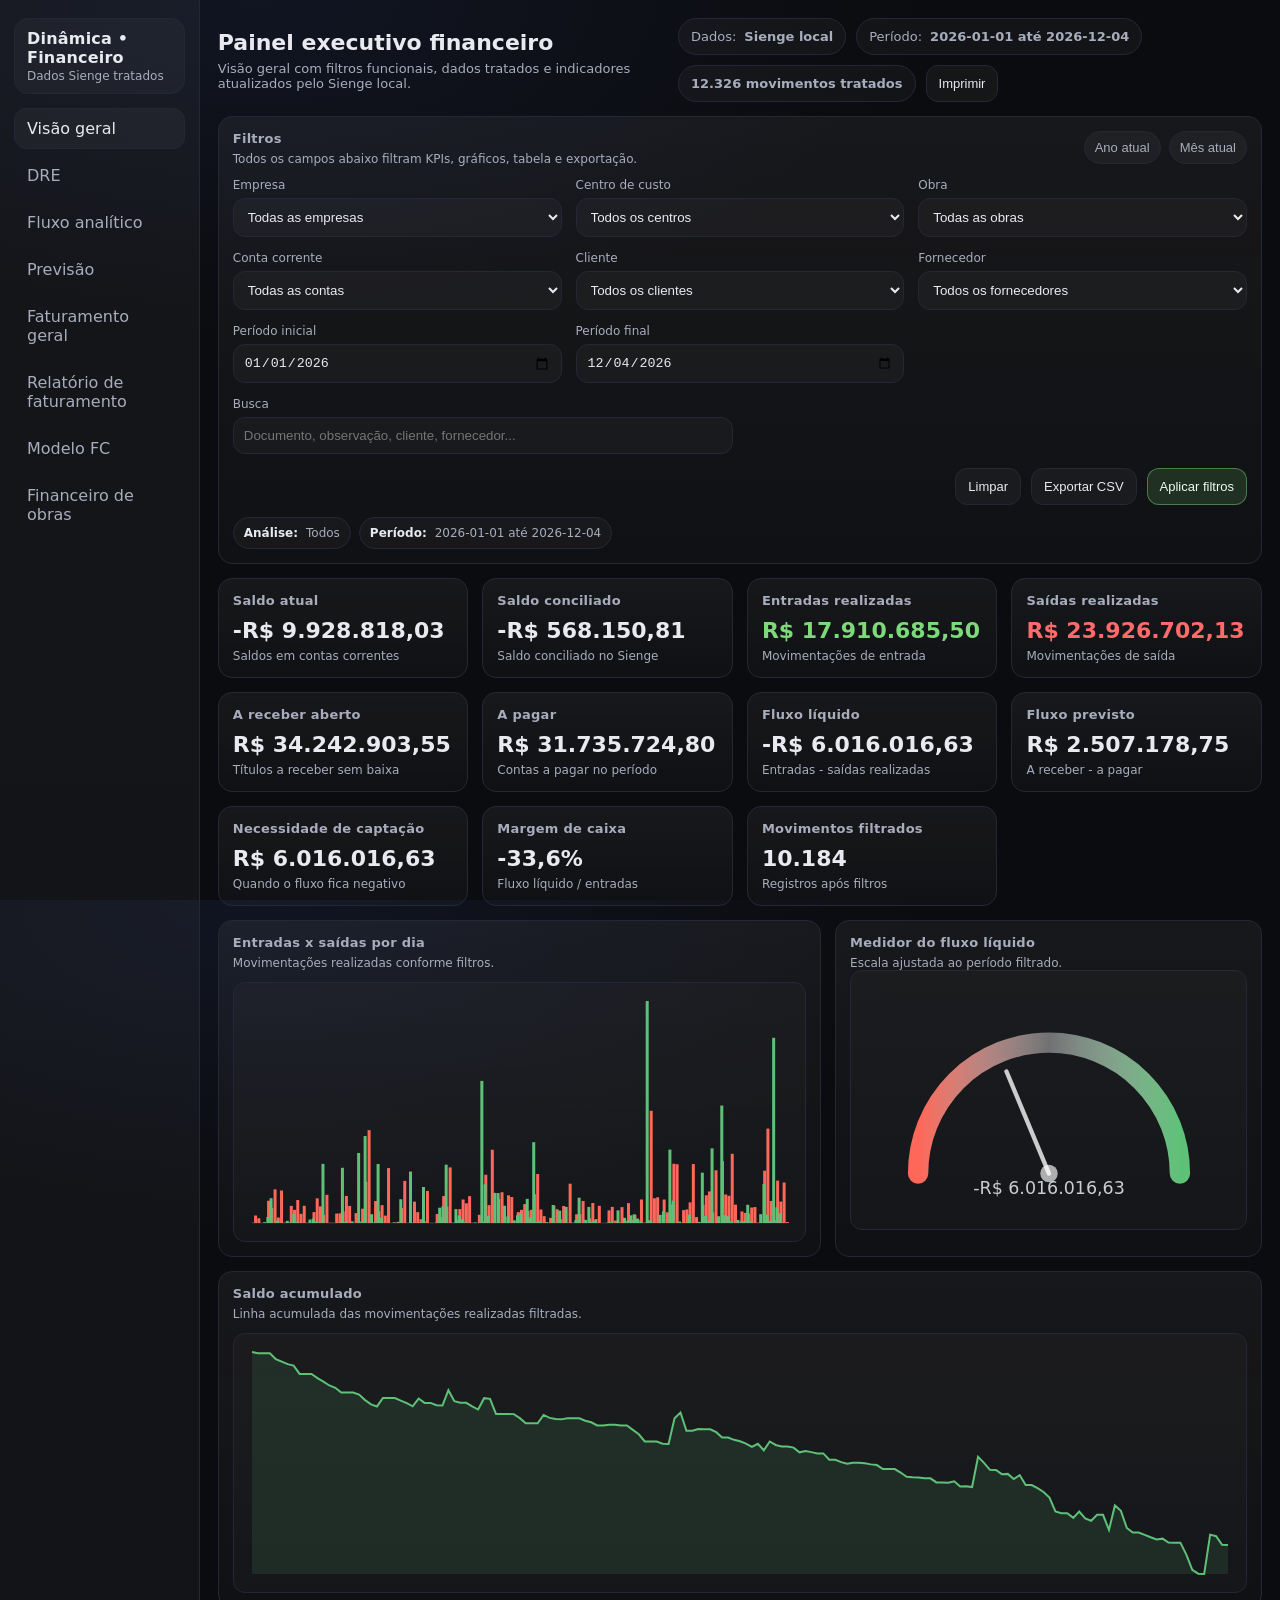
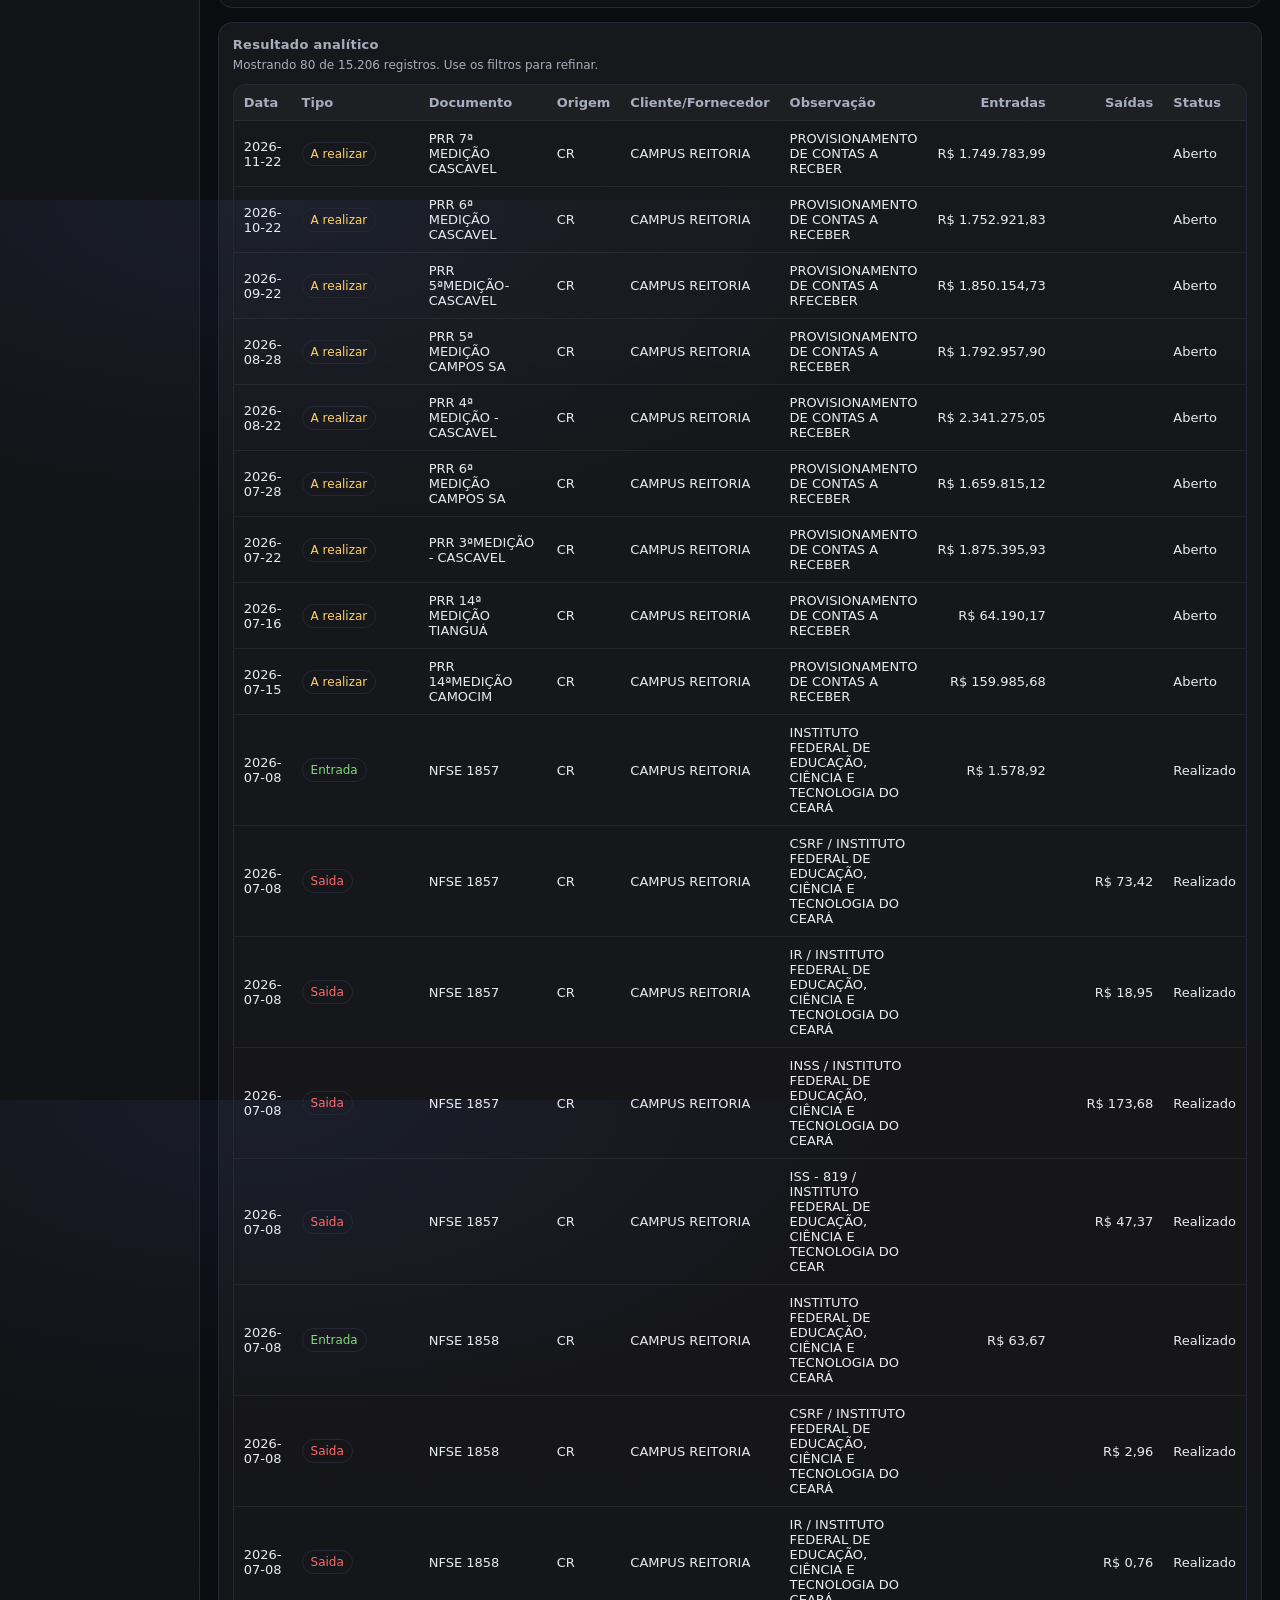
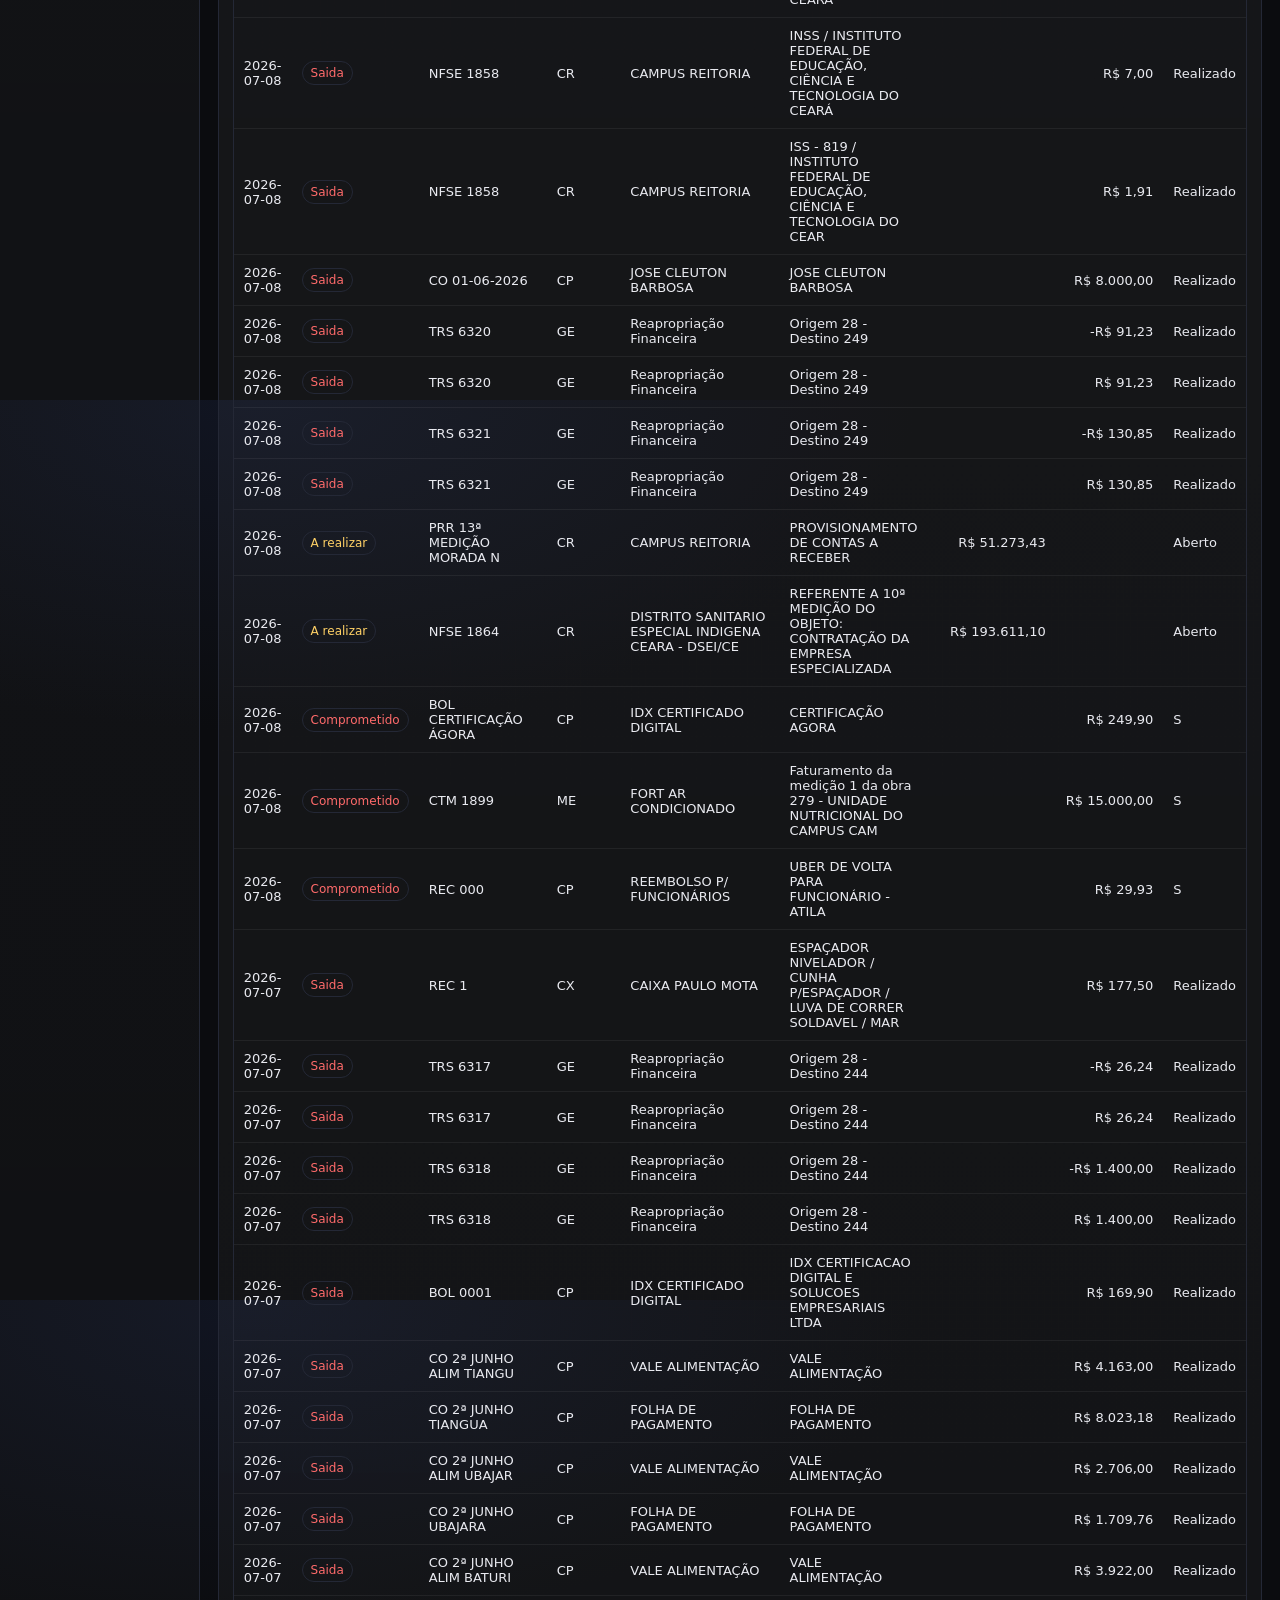
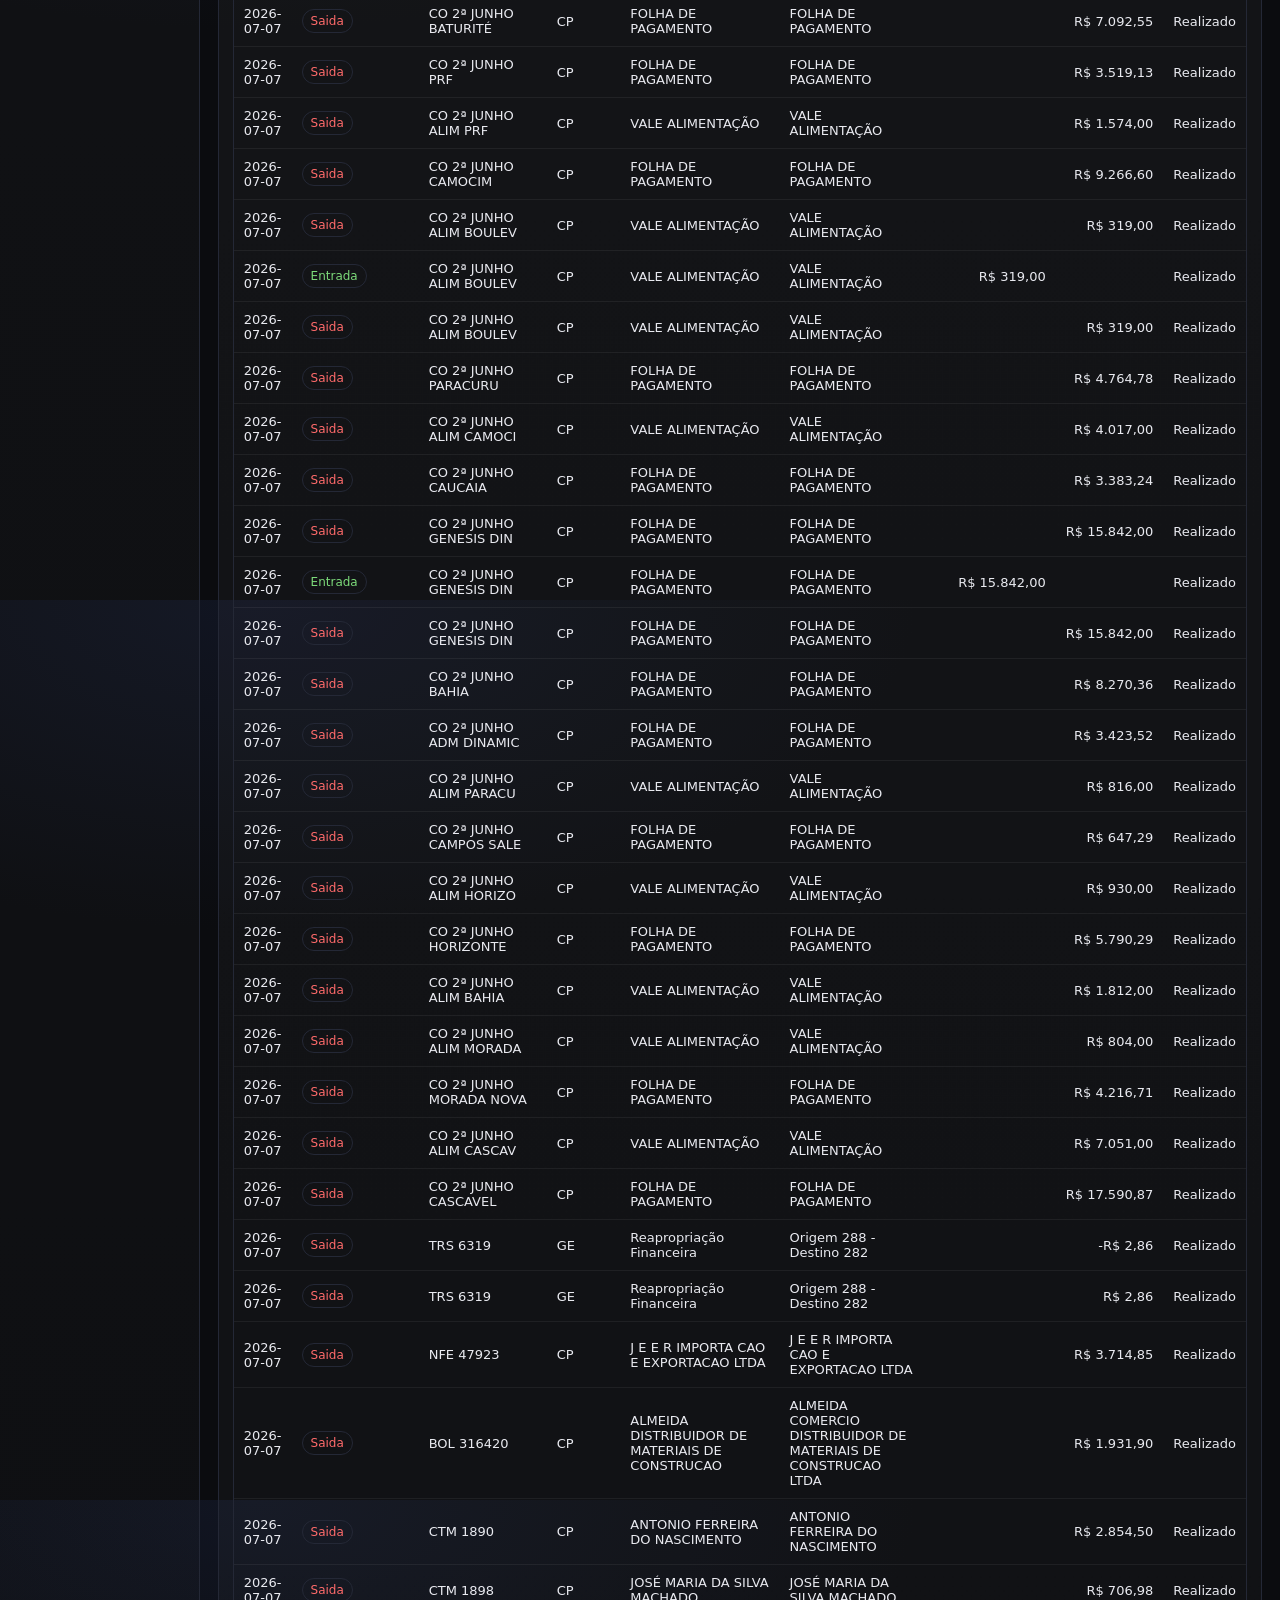
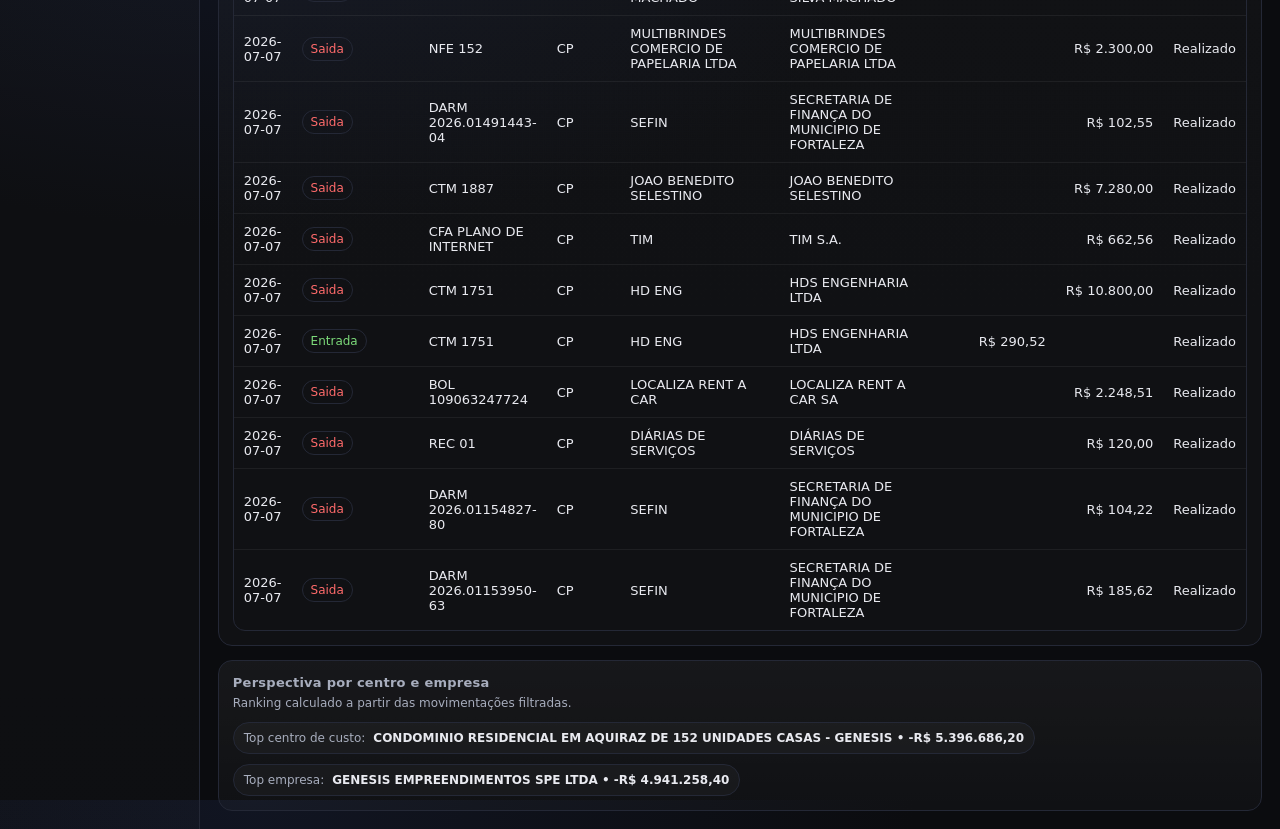
<file: web/index.html>
<!doctype html>
<html lang="pt-BR">
<head>
  <meta charset="utf-8" />
  <meta name="viewport" content="width=device-width, initial-scale=1" />
  <title>Dashboard Financeiro Sienge - Visão geral</title>
  <link rel="stylesheet" href="styles.css" />
</head>
<body data-page="visao-geral">
  <div class="shell">
    <aside class="sidebar">
      <div class="brand">
        <div>
          <h1>Dinâmica • Financeiro</h1>
          <small>Dados Sienge tratados</small>
        </div>
      </div>

      <nav class="nav" aria-label="Navegação">
        <a data-nav="visao-geral" href="index.html">Visão geral</a>
        <a data-nav="dre" href="dre.html">DRE</a>
        <a data-nav="fluxo-analitico" href="fluxo_analitico.html">Fluxo analítico</a>
        <a data-nav="previsao-maio" href="previsao_maio.html">Previsão</a>
        <a data-nav="faturamento-geral" href="faturamento_geral.html">Faturamento geral</a>
        <a data-nav="relatorio-faturamento" href="relatorio_faturamento.html">Relatório de faturamento</a>        
        <a data-nav="referencias" href="referencias.html">Modelo FC</a>        
        <a data-nav="financeiro-obras" href="financeiro_obras.html">Financeiro de obras</a>
      </nav>
    </aside>

    <main class="main">
      <header class="topbar">
        <div class="title">
          <h2>Painel executivo financeiro</h2>
          <p>Visão geral com filtros funcionais, dados tratados e indicadores atualizados pelo Sienge local.</p>
        </div>

        <div class="controls">
          <div class="pill">Dados: <strong>Sienge local</strong></div>
          <div class="pill">Período: <strong id="kpiPeriodo">-</strong></div>
          <div class="pill"><strong id="kpiDadosTratados">-</strong></div>
          <button class="button" type="button" onclick="window.print()">Imprimir</button>
        </div>
      </header>

      <section class="card span-12" aria-label="Filtros">
        <div class="section-title">
          <div>
            <h3>Filtros</h3>
            <div class="sub">Todos os campos abaixo filtram KPIs, gráficos, tabela e exportação.</div>
          </div>
          <div class="mini-actions">
            <button class="button ghost" id="filterYear" type="button">Ano atual</button>
            <button class="button ghost" id="filterMonth" type="button">Mês atual</button>
          </div>
        </div>

        <form class="form filters-form" id="filtersForm" onsubmit="event.preventDefault();">
          <div class="field">
            <label for="filterEmpresa">Empresa</label>
            <select id="filterEmpresa"></select>
          </div>

          <div class="field">
            <label for="filterCentroCusto">Centro de custo</label>
            <select id="filterCentroCusto"></select>
          </div>

          <div class="field">
            <label for="filterObra">Obra</label>
            <select id="filterObra"></select>
          </div>

          <div class="field">
            <label for="filterConta">Conta corrente</label>
            <select id="filterConta"></select>
          </div>

          <div class="field">
            <label for="filterCliente">Cliente</label>
            <select id="filterCliente"></select>
          </div>

          <div class="field">
            <label for="filterFornecedor">Fornecedor</label>
            <select id="filterFornecedor"></select>
          </div>

          <div class="field">
            <label for="filterInicio">Período inicial</label>
            <input id="filterInicio" type="date" />
          </div>

          <div class="field">
            <label for="filterFim">Período final</label>
            <input id="filterFim" type="date" />
          </div>

          <div class="field wide">
            <label for="filterBusca">Busca</label>
            <input id="filterBusca" type="search" placeholder="Documento, observação, cliente, fornecedor..." />
          </div>

          <div class="actions">
            <button class="button" id="filterClear" type="button">Limpar</button>
            <button class="button" id="filterExport" type="button">Exportar CSV</button>
            <button class="button primary" id="filterApply" type="button">Aplicar filtros</button>
          </div>
        </form>

        <div id="activeFilters" class="active-filters"></div>
      </section>

      <div id="errorBox" class="card" style="display:none; border-color:#5b2d2d"></div>

      <section class="grid" aria-label="Indicadores">
        <div class="card kpi">
          <h3>Saldo atual</h3>
          <div class="value" id="kpiSaldoAtual">-</div>
          <div class="sub">Saldos em contas correntes</div>
        </div>

        <div class="card kpi">
          <h3>Saldo conciliado</h3>
          <div class="value" id="kpiSaldoConciliado">-</div>
          <div class="sub">Saldo conciliado no Sienge</div>
        </div>

        <div class="card kpi">
          <h3>Entradas realizadas</h3>
          <div class="value income-text" id="kpiEntradas">-</div>
          <div class="sub">Movimentações de entrada</div>
        </div>

        <div class="card kpi">
          <h3>Saídas realizadas</h3>
          <div class="value expense-text" id="kpiSaidas">-</div>
          <div class="sub">Movimentações de saída</div>
        </div>

        <div class="card kpi">
          <h3>A receber aberto</h3>
          <div class="value" id="kpiAReceber">-</div>
          <div class="sub">Títulos a receber sem baixa</div>
        </div>

        <div class="card kpi">
          <h3>A pagar</h3>
          <div class="value" id="kpiAPagar">-</div>
          <div class="sub">Contas a pagar no período</div>
        </div>

        <div class="card kpi">
          <h3>Fluxo líquido</h3>
          <div class="value" id="kpiLiquido">-</div>
          <div class="sub">Entradas - saídas realizadas</div>
        </div>

        <div class="card kpi">
          <h3>Fluxo previsto</h3>
          <div class="value" id="kpiFluxoPrevisto">-</div>
          <div class="sub">A receber - a pagar</div>
        </div>

        <div class="card kpi">
          <h3>Necessidade de captação</h3>
          <div class="value" id="kpiNecessidade">-</div>
          <div class="sub">Quando o fluxo fica negativo</div>
        </div>

        <div class="card kpi">
          <h3>Margem de caixa</h3>
          <div class="value" id="kpiMargem">-</div>
          <div class="sub">Fluxo líquido / entradas</div>
        </div>

        <div class="card kpi">
          <h3>Movimentos filtrados</h3>
          <div class="value" id="kpiMovimentos">-</div>
          <div class="sub">Registros após filtros</div>
        </div>
      </section>

      <section class="grid" aria-label="Análises">
        <div class="card span-7">
          <h3>Entradas x saídas por dia</h3>
          <div class="sub">Movimentações realizadas conforme filtros.</div>
          <div class="chart-wrap"><canvas class="chart" id="chartDailyBars"></canvas></div>
        </div>

        <div class="card span-5">
          <h3>Medidor do fluxo líquido</h3>
          <div class="sub">Escala ajustada ao período filtrado.</div>
          <div class="gauge" id="gaugeLiquido"></div>
        </div>

        <div class="card span-12">
          <h3>Saldo acumulado</h3>
          <div class="sub">Linha acumulada das movimentações realizadas filtradas.</div>
          <div class="chart-wrap"><canvas class="chart" id="chartCumulative"></canvas></div>
        </div>
      </section>

      <section class="card span-12">
        <h3>Resultado analítico</h3>
        <div id="limitNote" class="sub" style="margin-top:6px"></div>

        <div style="margin-top:12px; overflow:auto">
          <table class="table" id="tblResultadoAnalise">
            <thead>
              <tr>
                <th>Data</th>
                <th>Tipo</th>
                <th>Documento</th>
                <th>Origem</th>
                <th>Cliente/Fornecedor</th>
                <th>Observação</th>
                <th style="text-align:right">Entradas</th>
                <th style="text-align:right">Saídas</th>
                <th>Status</th>
              </tr>
            </thead>
            <tbody></tbody>
          </table>
        </div>
      </section>

      <section class="card span-12">
        <h3>Perspectiva por centro e empresa</h3>
        <div class="sub">Ranking calculado a partir das movimentações filtradas.</div>
        <div style="margin-top:12px; display:flex; flex-wrap:wrap; gap:10px">
          <div class="chip">Top centro de custo: <strong id="topCentroCusto">-</strong></div>
          <div class="chip">Top empresa: <strong id="topEmpresas">-</strong></div>
        </div>
      </section>
    </main>
  </div>

  <script src="app.js?v=20260512-2"></script>
</body>
</html>
</file>
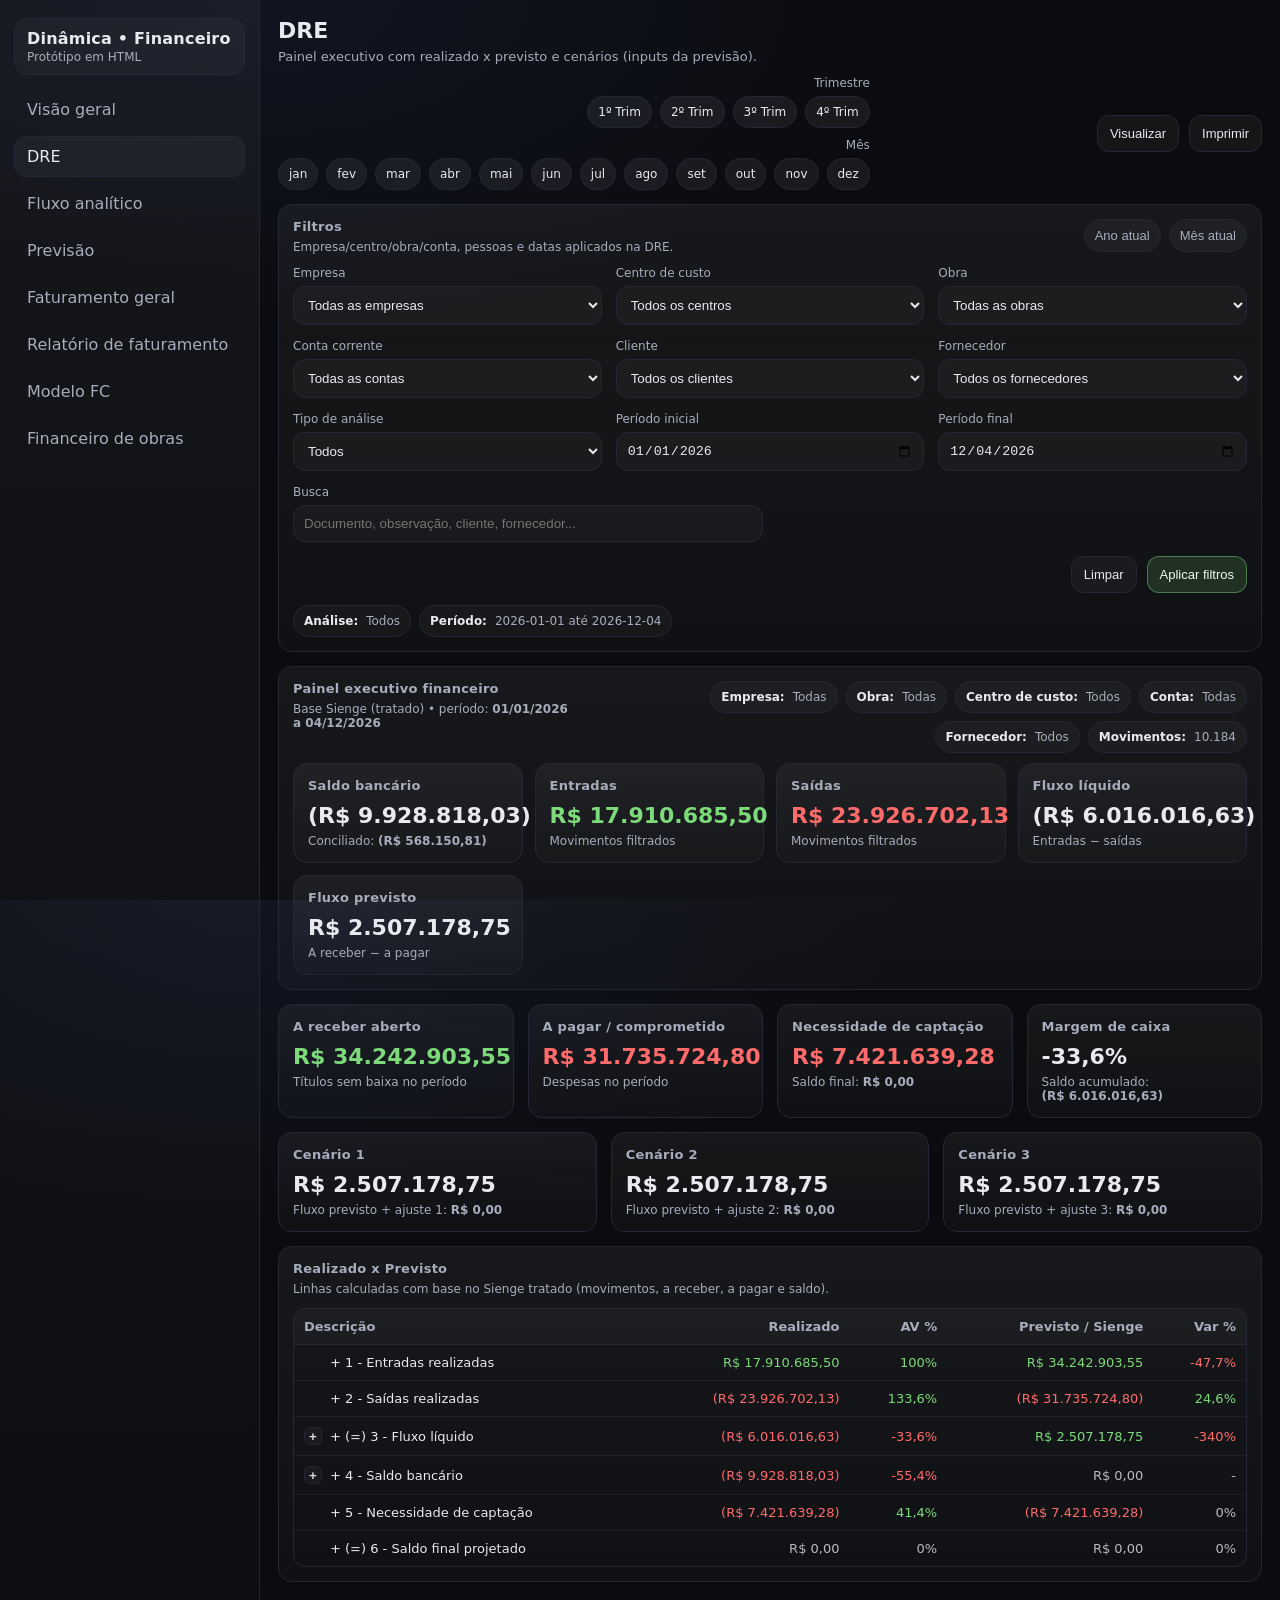
<file: web/dre.html>
<!doctype html>
<html lang="pt-BR">
<head>
  <meta charset="utf-8" />
  <meta name="viewport" content="width=device-width, initial-scale=1" />
  <title>Dashboard Financeiro — DRE</title>
  <link rel="stylesheet" href="styles.css" />
</head>
<body data-page="dre">
  <div class="shell">
    <aside class="sidebar">
      <div class="brand">
        <div>
          <h1>Dinâmica • Financeiro</h1>
          <small>Protótipo em HTML</small>
        </div>
      </div>

      <nav class="nav" aria-label="Navegação">
        <a data-nav="visao-geral" href="index.html">Visão geral</a>
        <a data-nav="dre" href="dre.html">DRE</a>
        <a data-nav="fluxo-analitico" href="fluxo_analitico.html">Fluxo analítico</a>
        <a data-nav="previsao-maio" href="previsao_maio.html">Previsão</a>
        <a data-nav="faturamento-geral" href="faturamento_geral.html">Faturamento geral</a>
        <a data-nav="relatorio-faturamento" href="relatorio_faturamento.html">Relatório de faturamento</a>
        <a data-nav="referencias" href="referencias.html">Modelo FC</a>
        <a data-nav="financeiro-obras" href="financeiro_obras.html">Financeiro de obras</a>
      </nav>
    </aside>

    <main class="main">
      <header class="topbar">
        <div class="title">
          <h2>DRE</h2>
          <p>Painel executivo com realizado x previsto e cenários (inputs da previsão).</p>
        </div>
        <div class="controls dre-top-controls">
          <div class="dre-pickers" aria-label="Período rápido">
            <div class="dre-picker">
              <div class="dre-picker-title">Trimestre</div>
              <div id="dreTrimestres" class="dre-chip-row"></div>
            </div>
            <div class="dre-picker">
              <div class="dre-picker-title">Mês</div>
              <div id="dreMeses" class="dre-chip-row"></div>
            </div>
          </div>

          <div class="dre-actions">
            <button class="button" type="button" onclick="document.getElementById('filterApply')?.click()">Visualizar</button>
            <button class="button" type="button" onclick="window.print()">Imprimir</button>
          </div>
        </div>
      </header>

      <section class="card span-12" aria-label="Filtros">
        <div class="section-title">
          <div>
            <h3>Filtros</h3>
            <div class="sub">Empresa/centro/obra/conta, pessoas e datas aplicados na DRE.</div>
          </div>
          <div class="mini-actions">
            <button class="button ghost" id="filterYear" type="button">Ano atual</button>
            <button class="button ghost" id="filterMonth" type="button">Mês atual</button>
          </div>
        </div>

        <form class="form filters-form" id="filtersForm" onsubmit="event.preventDefault();">
          <div class="field">
            <label for="filterEmpresa">Empresa</label>
            <select id="filterEmpresa"></select>
          </div>

          <div class="field">
            <label for="filterCentroCusto">Centro de custo</label>
            <select id="filterCentroCusto"></select>
          </div>

          <div class="field">
            <label for="filterObra">Obra</label>
            <select id="filterObra"></select>
          </div>

          <div class="field">
            <label for="filterConta">Conta corrente</label>
            <select id="filterConta"></select>
          </div>

          <div class="field">
            <label for="filterCliente">Cliente</label>
            <select id="filterCliente"></select>
          </div>

          <div class="field">
            <label for="filterFornecedor">Fornecedor</label>
            <select id="filterFornecedor"></select>
          </div>

          <div class="field">
            <label for="filterTipoAnalise">Tipo de análise</label>
            <select id="filterTipoAnalise">
              <option value="todos">Todos</option>
              <option value="realizado">Realizado</option>
              <option value="comprometido">Comprometido</option>
              <option value="a_realizar">A realizar</option>
              <option value="entradas">Somente entradas</option>
              <option value="saidas">Somente saídas</option>
            </select>
          </div>

          <div class="field">
            <label for="filterInicio">Período inicial</label>
            <input id="filterInicio" type="date" />
          </div>

          <div class="field">
            <label for="filterFim">Período final</label>
            <input id="filterFim" type="date" />
          </div>

          <div class="field wide">
            <label for="filterBusca">Busca</label>
            <input id="filterBusca" type="search" placeholder="Documento, observação, cliente, fornecedor..." />
          </div>

          <div class="actions">
            <button class="button" id="filterClear" type="button">Limpar</button>
            <button class="button primary" id="filterApply" type="button">Aplicar filtros</button>
          </div>
        </form>

        <div id="activeFilters" class="active-filters"></div>
      </section>

      <section class="grid" aria-label="Resumo executivo">
        <div class="card span-12">
          <div class="section-title" style="margin-bottom:10px">
            <div>
              <h3>Painel executivo financeiro</h3>
              <div class="sub">Base Sienge (tratado) • período: <strong id="drePeriodo">-</strong></div>
            </div>
            <div class="mini-actions" id="dreMeta"></div>
          </div>

          <div class="grid" style="gap:12px">
            <div class="card kpi">
              <h3>Saldo bancário</h3>
              <div class="value" id="kpiDreSaldo">-</div>
              <div class="sub">Conciliado: <strong id="kpiDreSaldoConc">-</strong></div>
            </div>
            <div class="card kpi">
              <h3>Entradas</h3>
              <div class="value income-text" id="kpiDreEntradas">-</div>
              <div class="sub">Movimentos filtrados</div>
            </div>
            <div class="card kpi">
              <h3>Saídas</h3>
              <div class="value expense-text" id="kpiDreSaidas">-</div>
              <div class="sub">Movimentos filtrados</div>
            </div>
            <div class="card kpi">
              <h3>Fluxo líquido</h3>
              <div class="value" id="kpiDreFluxo">-</div>
              <div class="sub">Entradas − saídas</div>
            </div>
            <div class="card kpi">
              <h3>Fluxo previsto</h3>
              <div class="value" id="kpiDreFluxoPrev">-</div>
              <div class="sub">A receber − a pagar</div>
            </div>
          </div>
        </div>
      </section>

      <section class="grid" aria-label="Indicadores operacionais">
        <div class="card kpi">
          <h3>A receber aberto</h3>
          <div class="value income-text" id="dreReceber">-</div>
          <div class="sub">Títulos sem baixa no período</div>
        </div>

        <div class="card kpi">
          <h3>A pagar / comprometido</h3>
          <div class="value expense-text" id="drePagar">-</div>
          <div class="sub">Despesas no período</div>
        </div>

        <div class="card kpi">
          <h3>Necessidade de captação</h3>
          <div class="value expense-text" id="dreCap">-</div>
          <div class="sub">Saldo final: <strong id="dreSaldoFinal">-</strong></div>
        </div>

        <div class="card kpi">
          <h3>Margem de caixa</h3>
          <div class="value" id="dreMargem">-</div>
          <div class="sub">Saldo acumulado: <strong id="dreSaldoAcum">-</strong></div>
        </div>
      </section>

      <section class="grid" aria-label="Cenários">
        <div class="card span-4">
          <h3>Cenário 1</h3>
          <div class="value" id="dreCenario1">-</div>
          <div class="sub">Fluxo previsto + ajuste 1: <strong id="dreInput1">-</strong></div>
        </div>
        <div class="card span-4">
          <h3>Cenário 2</h3>
          <div class="value" id="dreCenario2">-</div>
          <div class="sub">Fluxo previsto + ajuste 2: <strong id="dreInput2">-</strong></div>
        </div>
        <div class="card span-4">
          <h3>Cenário 3</h3>
          <div class="value" id="dreCenario3">-</div>
          <div class="sub">Fluxo previsto + ajuste 3: <strong id="dreInput3">-</strong></div>
        </div>
      </section>

      <section class="card span-12" aria-label="Tabela DRE">
        <h3>Realizado x Previsto</h3>
        <div class="sub">Linhas calculadas com base no Sienge tratado (movimentos, a receber, a pagar e saldo).</div>

        <div style="margin-top:12px; overflow:auto">
          <table class="table" id="tblDreLinhas">
            <thead>
              <tr>
                <th>Descrição</th>
                <th style="text-align:right">Realizado</th>
                <th style="text-align:right">AV %</th>
                <th style="text-align:right">Previsto / Sienge</th>
                <th style="text-align:right">Var %</th>
              </tr>
            </thead>
            <tbody></tbody>
          </table>
        </div>
      </section>
    </main>
  </div>

  <script src="app.js?v=20260512-2"></script>
</body>
</html>
</file>
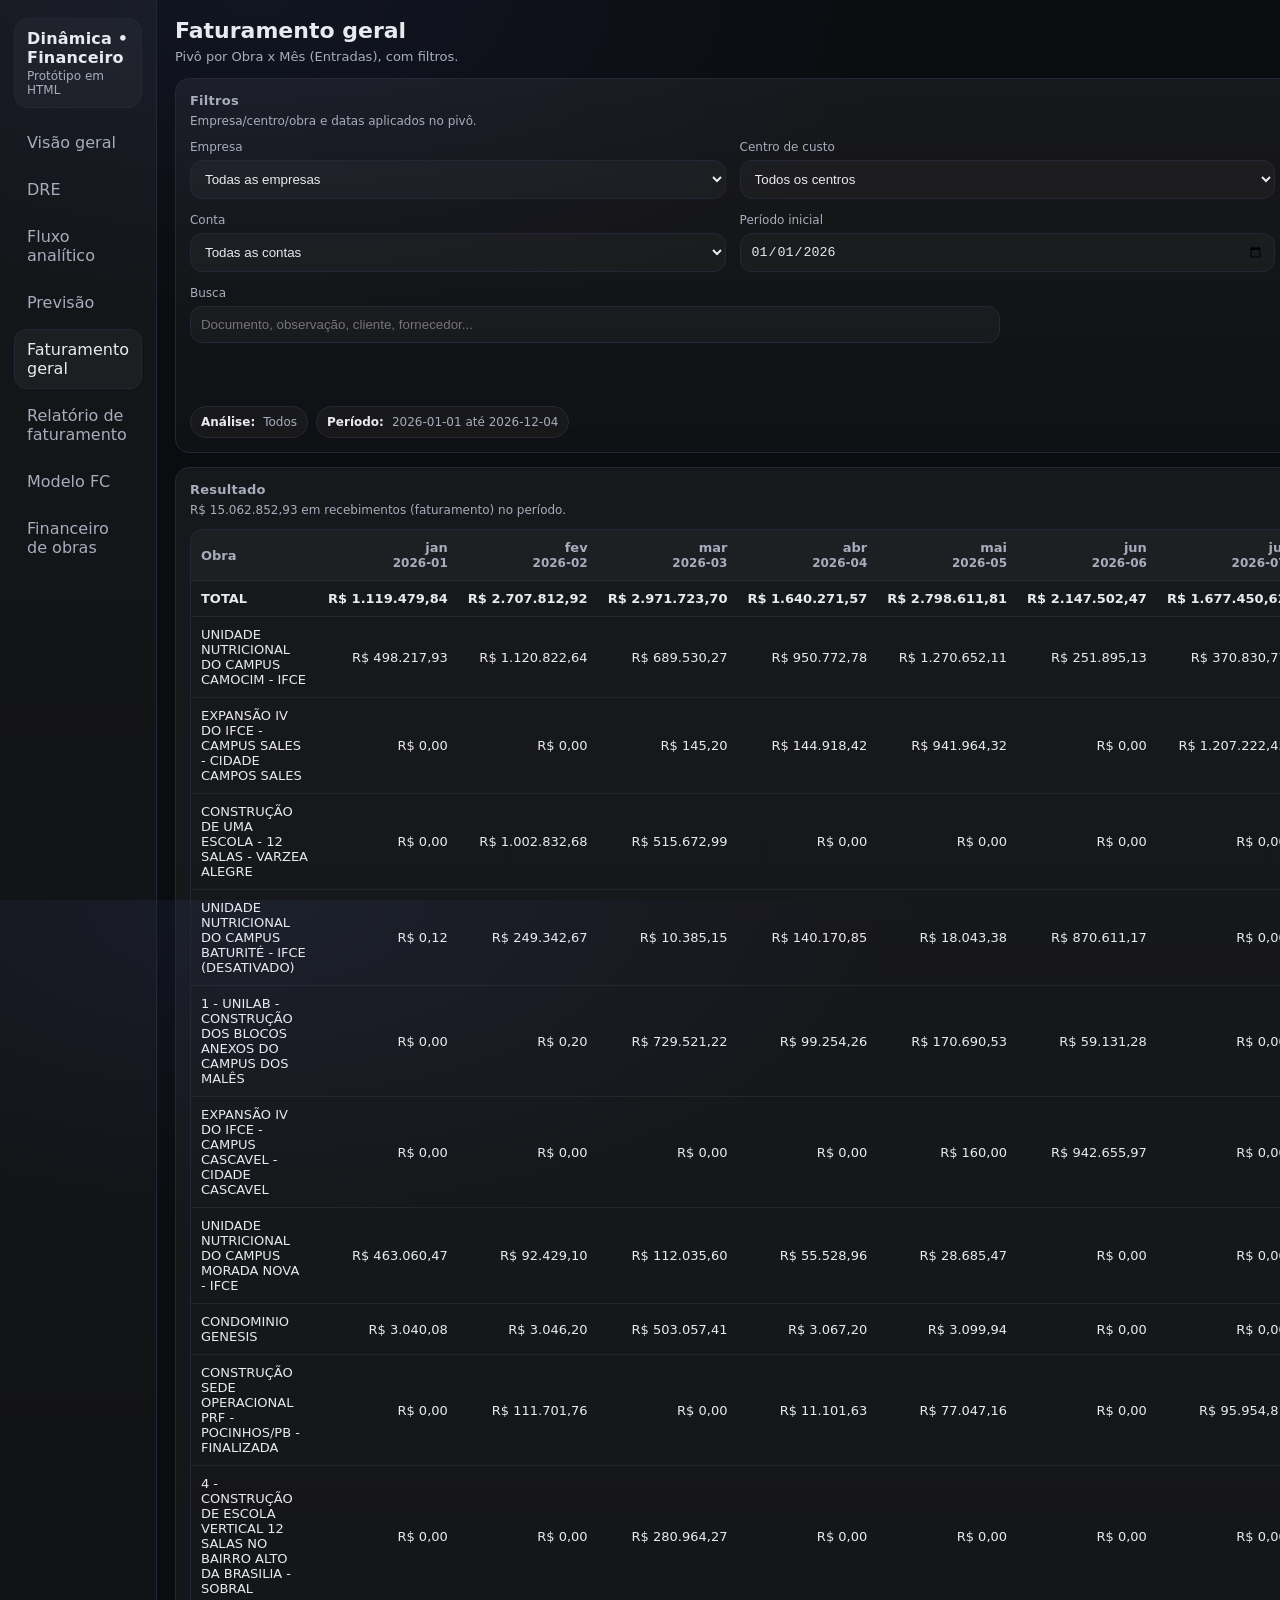
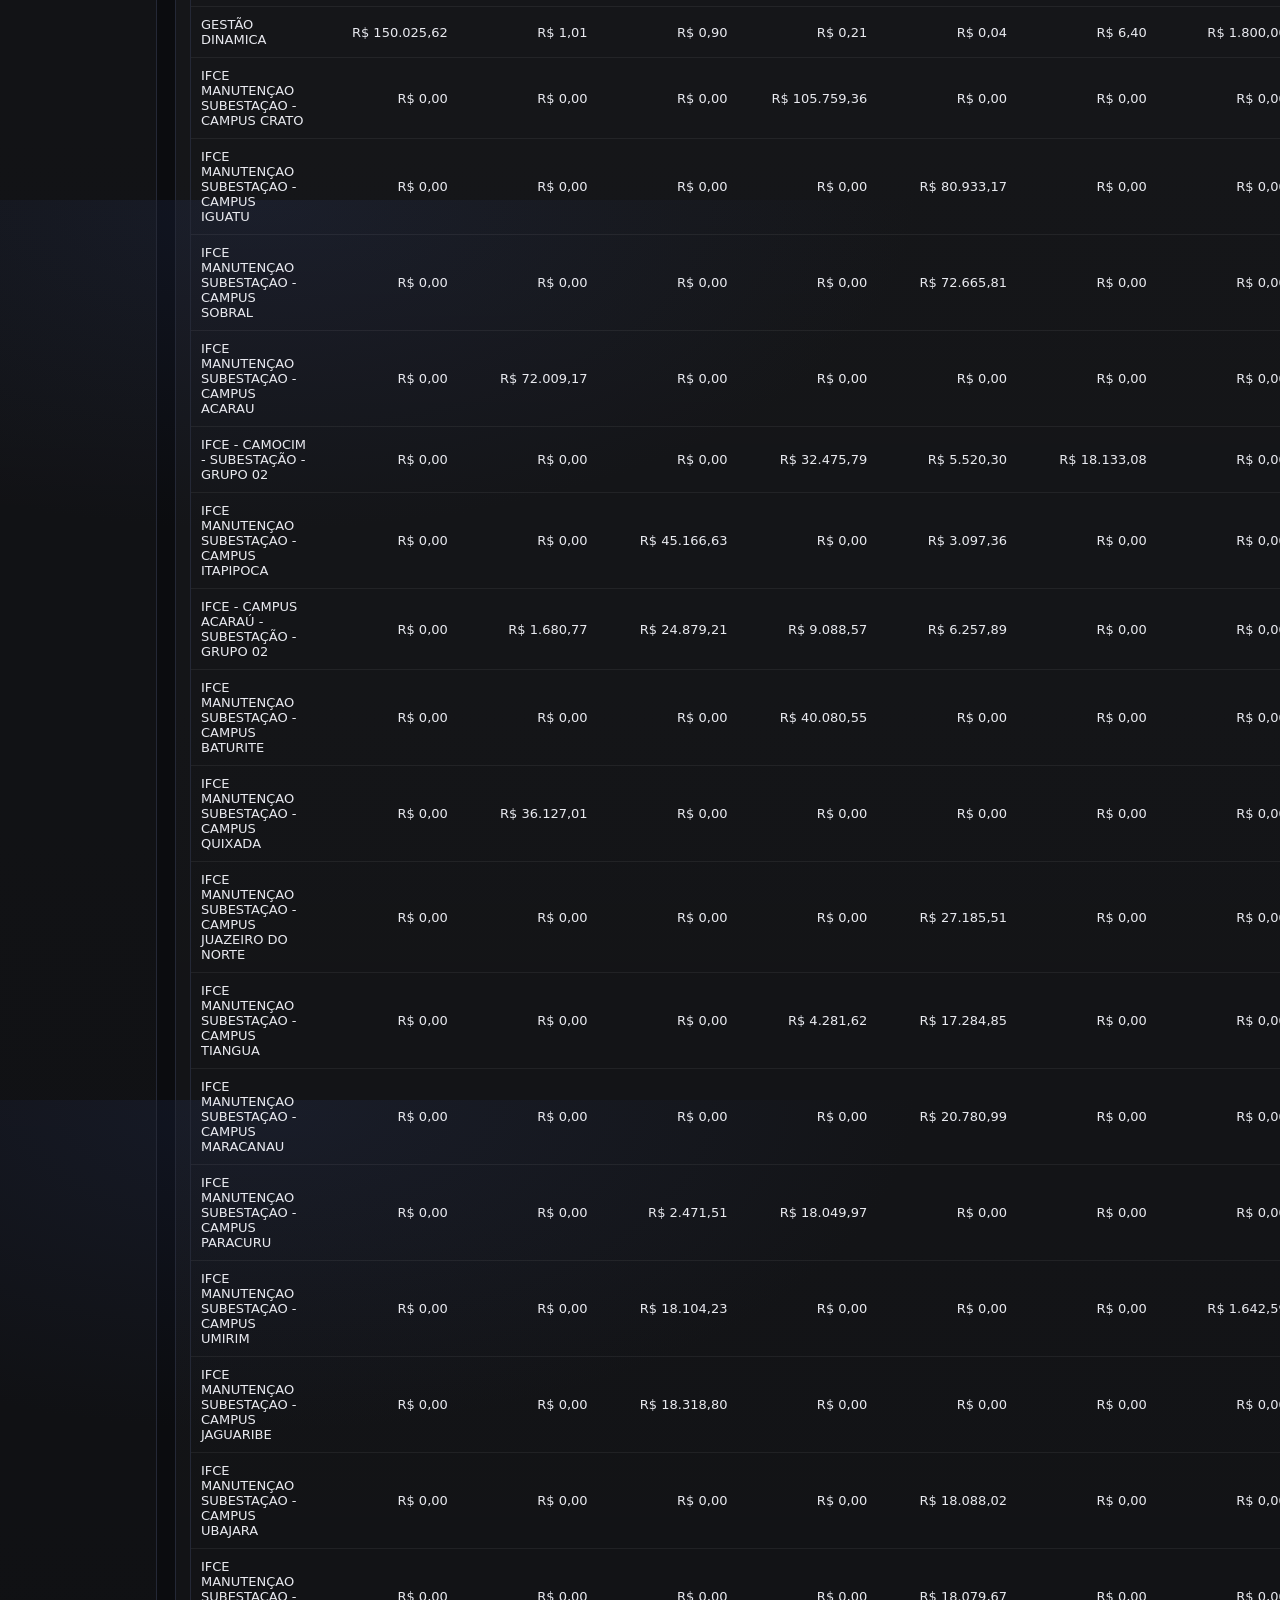
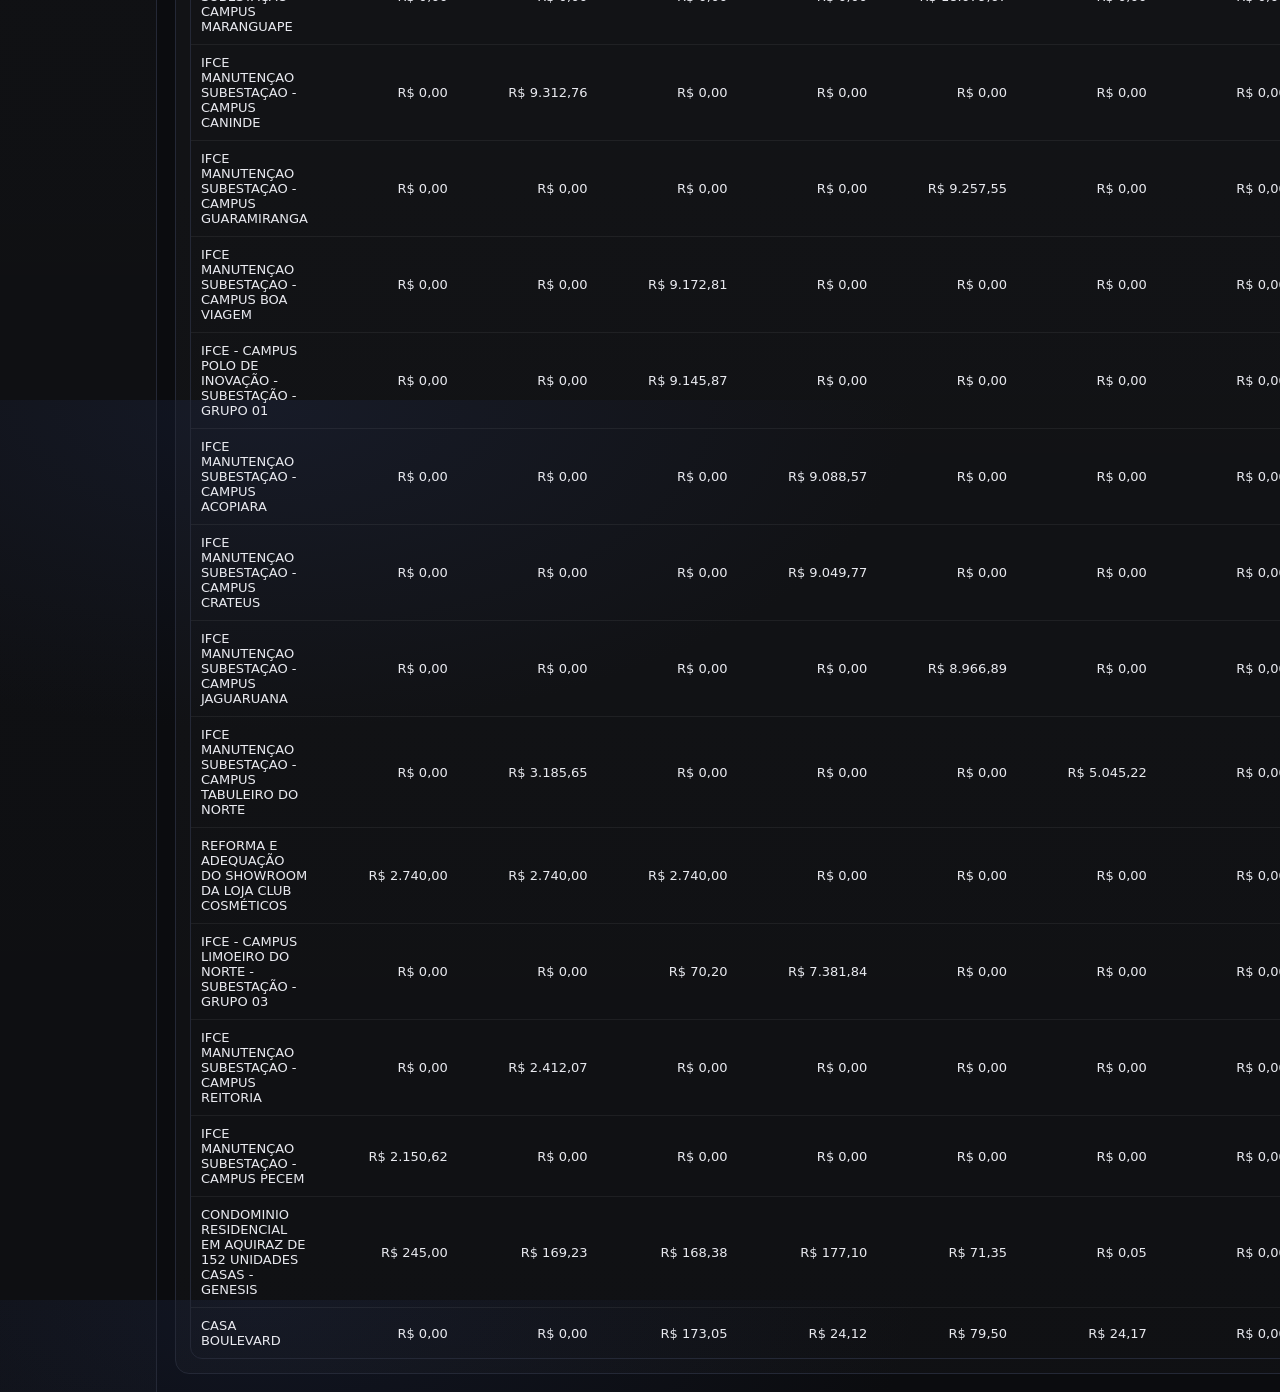
<file: web/faturamento_geral.html>
<!doctype html>
<html lang="pt-BR">
<head>
  <meta charset="utf-8" />
  <meta name="viewport" content="width=device-width, initial-scale=1" />
  <title>Dashboard Financeiro — Faturamento geral</title>
  <link rel="stylesheet" href="styles.css" />
</head>
<body data-page="faturamento-geral">
  <div class="shell">
    <aside class="sidebar">
      <div class="brand">
        <div>
          <h1>Dinâmica • Financeiro</h1>
          <small>Protótipo em HTML</small>
        </div>
      </div>

      <nav class="nav" aria-label="Navegação">
        <a data-nav="visao-geral" href="index.html">Visão geral</a>
        <a data-nav="dre" href="dre.html">DRE</a>
        <a data-nav="fluxo-analitico" href="fluxo_analitico.html">Fluxo analítico</a>
        <a data-nav="previsao-maio" href="previsao_maio.html">Previsão</a>
        <a data-nav="faturamento-geral" href="faturamento_geral.html">Faturamento geral</a>
        <a data-nav="relatorio-faturamento" href="relatorio_faturamento.html">Relatório de faturamento</a>
        <a data-nav="referencias" href="referencias.html">Modelo FC</a>
        <a data-nav="financeiro-obras" href="financeiro_obras.html">Financeiro de obras</a>
      </nav>
    </aside>

    <main class="main">
      <header class="topbar">
        <div class="title">
          <h2>Faturamento geral</h2>
          <p>Pivô por Obra x Mês (Entradas), com filtros.</p>
        </div>
        <div class="controls">
          <button class="button" type="button" onclick="document.getElementById('filterApply')?.click()">Visualizar</button>
          <button class="button" type="button" onclick="window.print()">Imprimir</button>
        </div>
      </header>

      <section class="card span-12">
        <div class="section-title">
          <div>
            <h3>Filtros</h3>
            <div class="sub">Empresa/centro/obra e datas aplicados no pivô.</div>
          </div>
          <div class="mini-actions">
            <button class="button ghost" id="filterYear" type="button">Ano atual</button>
            <button class="button ghost" id="filterMonth" type="button">Mês atual</button>
          </div>
        </div>

        <form class="form filters-form" id="filtersForm" onsubmit="event.preventDefault();">
          <div class="field">
            <label for="filterEmpresa">Empresa</label>
            <select id="filterEmpresa"></select>
          </div>

          <div class="field">
            <label for="filterCentroCusto">Centro de custo</label>
            <select id="filterCentroCusto"></select>
          </div>

          <div class="field">
            <label for="filterObra">Obra</label>
            <select id="filterObra"></select>
          </div>

          <div class="field">
            <label for="filterConta">Conta</label>
            <select id="filterConta"></select>
          </div>

          <div class="field">
            <label for="filterInicio">Período inicial</label>
            <input id="filterInicio" type="date" />
          </div>

          <div class="field">
            <label for="filterFim">Período final</label>
            <input id="filterFim" type="date" />
          </div>

          <div class="field wide">
            <label for="filterBusca">Busca</label>
            <input id="filterBusca" type="search" placeholder="Documento, observação, cliente, fornecedor..." />
          </div>

          <div class="actions">
            <button class="button" id="filterClear" type="button">Limpar</button>
            <button class="button primary" id="filterApply" type="button">Aplicar filtros</button>
          </div>
        </form>

        <div id="activeFilters" class="active-filters"></div>
      </section>

      <section class="card span-12">
        <h3>Resultado</h3>
        <div class="sub" id="faturamentoResumo">-</div>

        <div style="margin-top:12px; overflow:auto">
          <table class="table" id="tblFaturamentoGeral">
            <thead></thead>
            <tbody></tbody>
          </table>
        </div>
      </section>
    </main>
  </div>

  <script src="app.js?v=20260512-2"></script>
</body>
</html>
</file>
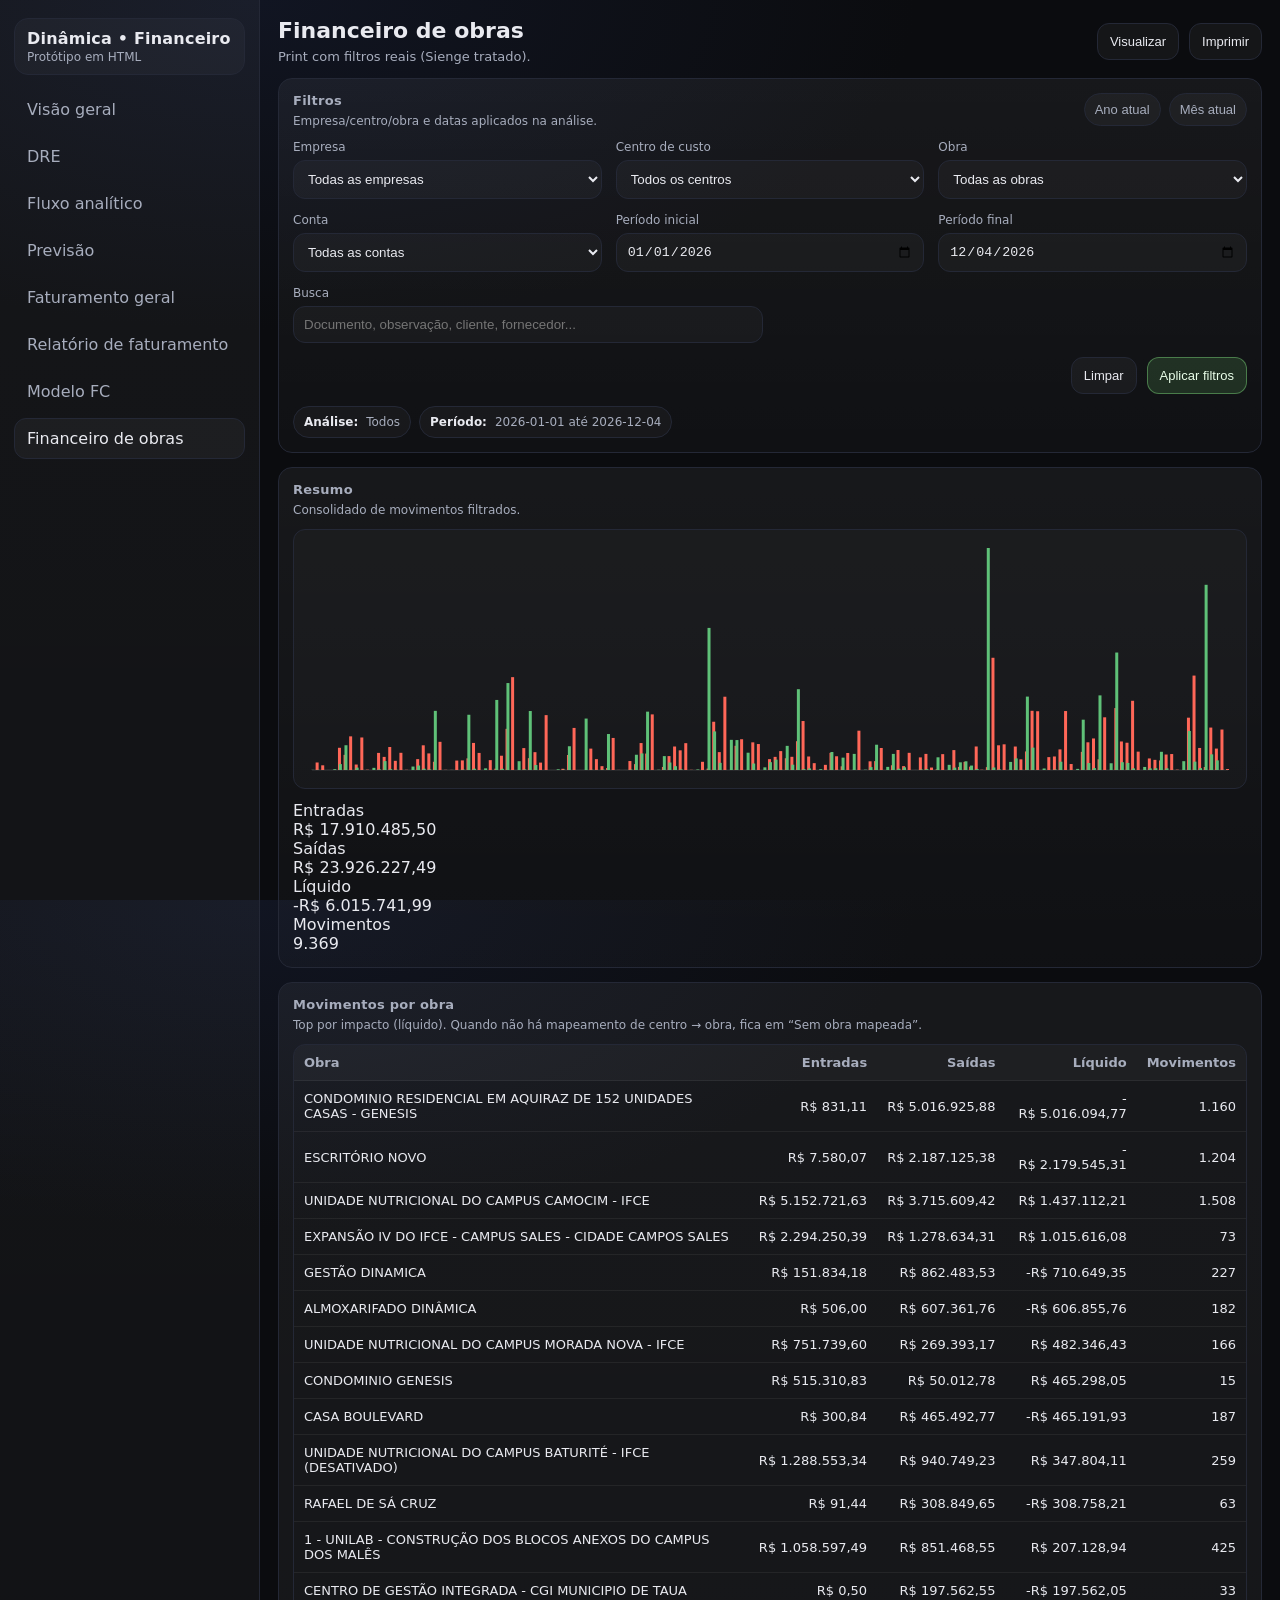
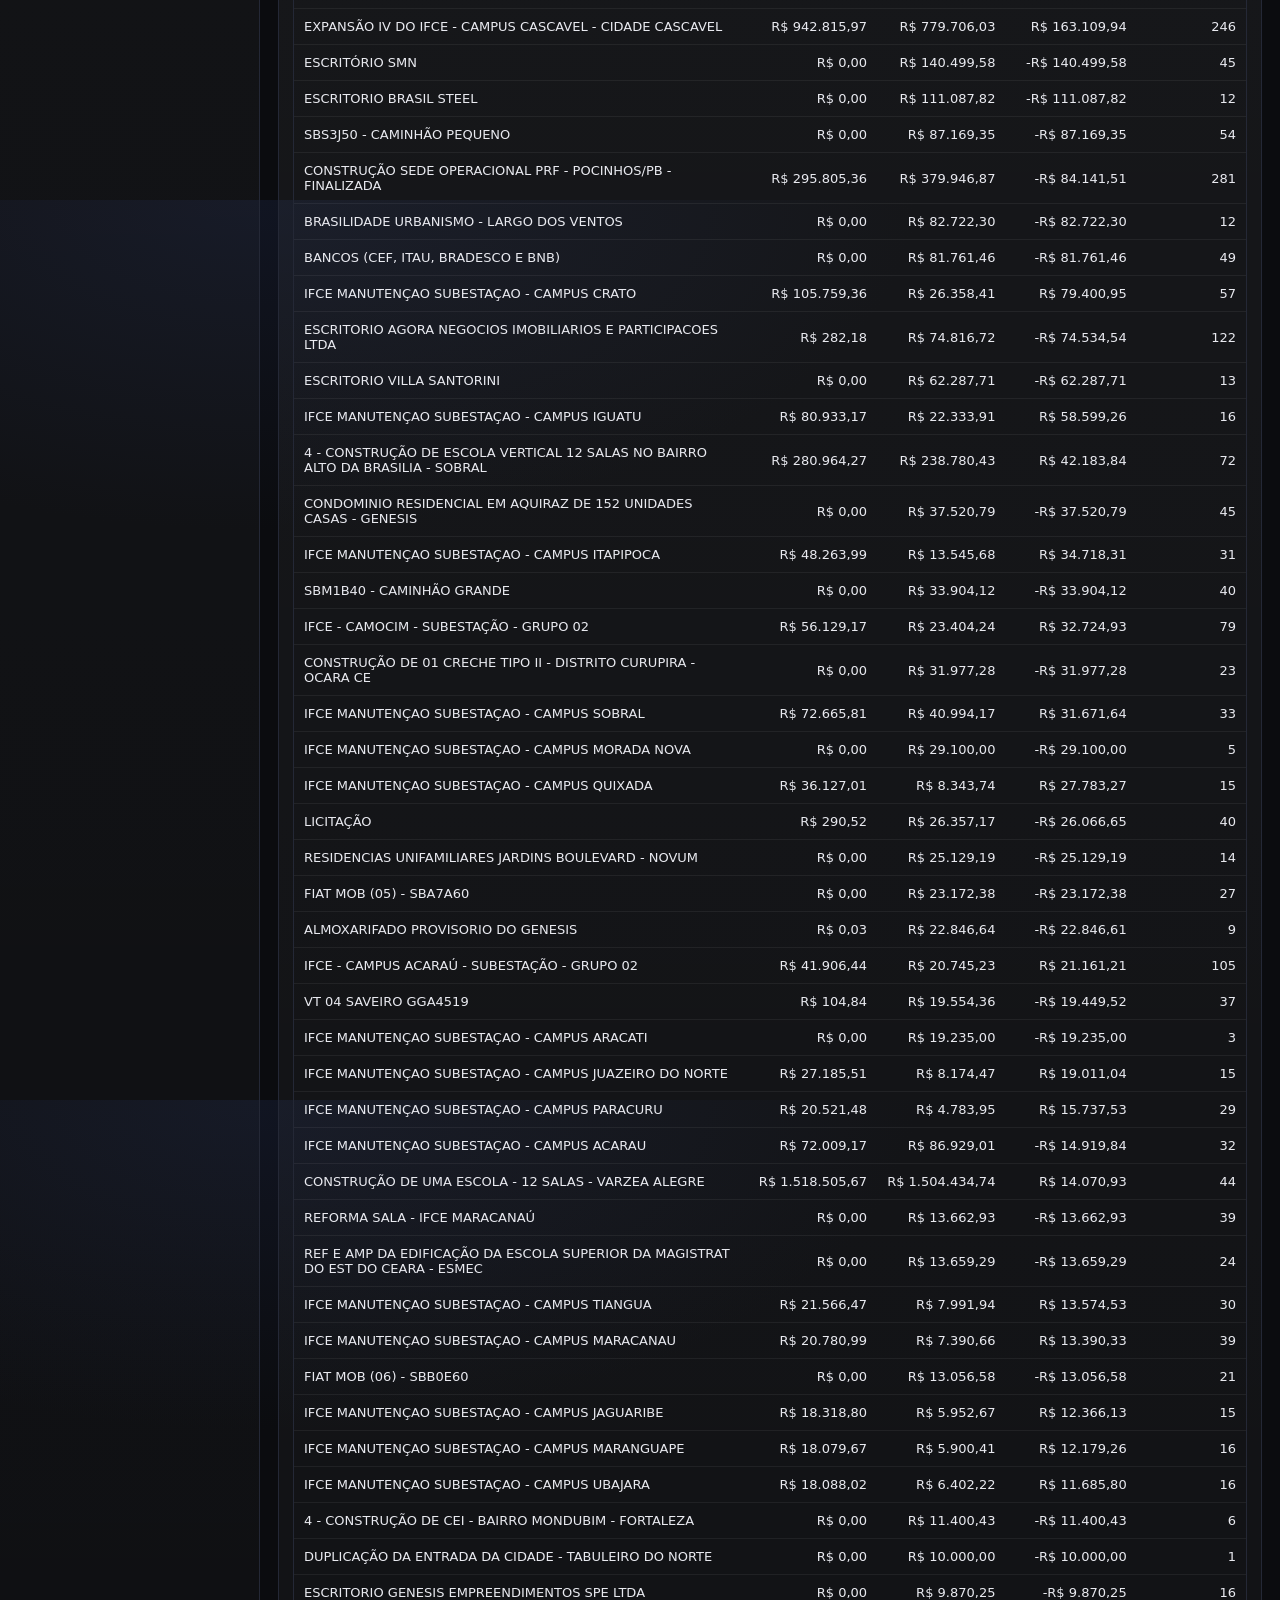
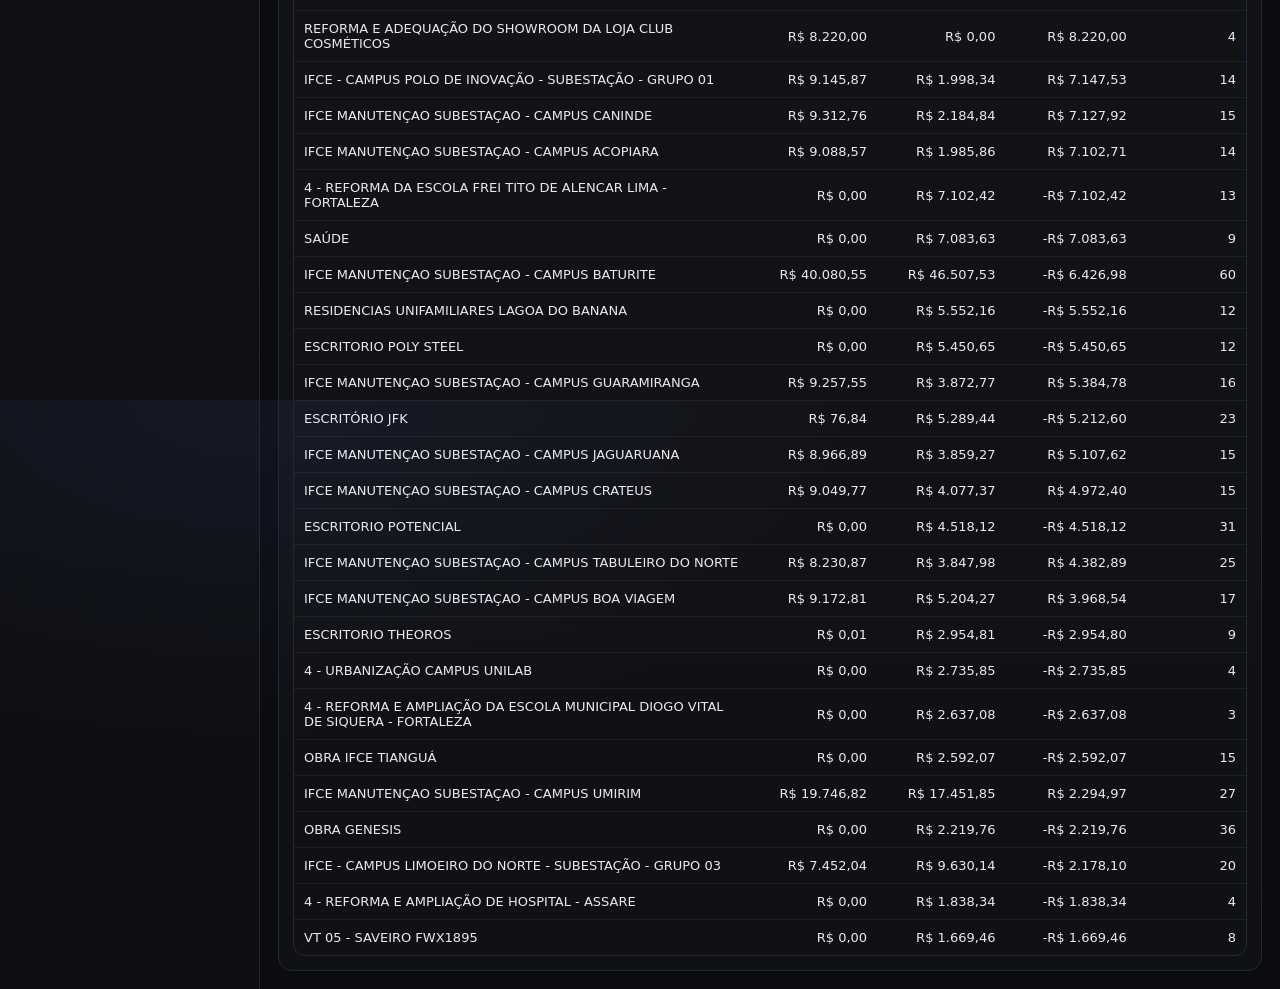
<file: web/financeiro_obras.html>
<!doctype html>
<html lang="pt-BR">
<head>
  <meta charset="utf-8" />
  <meta name="viewport" content="width=device-width, initial-scale=1" />
  <title>Dashboard Financeiro — Financeiro de obras</title>
  <link rel="stylesheet" href="styles.css" />
</head>
<body data-page="financeiro-obras">
  <div class="shell">
    <aside class="sidebar">
      <div class="brand">
        <div>
          <h1>Dinâmica • Financeiro</h1>
          <small>Protótipo em HTML</small>
        </div>
      </div>

      <nav class="nav" aria-label="Navegação">
        <a data-nav="visao-geral" href="index.html">Visão geral</a>
        <a data-nav="dre" href="dre.html">DRE</a>
        <a data-nav="fluxo-analitico" href="fluxo_analitico.html">Fluxo analítico</a>
        <a data-nav="previsao-maio" href="previsao_maio.html">Previsão</a>
        <a data-nav="faturamento-geral" href="faturamento_geral.html">Faturamento geral</a>
        <a data-nav="relatorio-faturamento" href="relatorio_faturamento.html">Relatório de faturamento</a>
        <a data-nav="referencias" href="referencias.html">Modelo FC</a>
        <a data-nav="financeiro-obras" href="financeiro_obras.html">Financeiro de obras</a>
      </nav>
    </aside>

    <main class="main">
      <header class="topbar">
        <div class="title">
          <h2>Financeiro de obras</h2>
          <p>Print com filtros reais (Sienge tratado).</p>
        </div>
        <div class="controls">
          <button class="button" type="button" onclick="document.getElementById('filterApply')?.click()">Visualizar</button>
          <button class="button" type="button" onclick="window.print()">Imprimir</button>
        </div>
      </header>

      <section class="card span-12">
        <div class="section-title">
          <div>
            <h3>Filtros</h3>
            <div class="sub">Empresa/centro/obra e datas aplicados na análise.</div>
          </div>
          <div class="mini-actions">
            <button class="button ghost" id="filterYear" type="button">Ano atual</button>
            <button class="button ghost" id="filterMonth" type="button">Mês atual</button>
          </div>
        </div>

        <form class="form filters-form" id="filtersForm" onsubmit="event.preventDefault();">
          <div class="field">
            <label for="filterEmpresa">Empresa</label>
            <select id="filterEmpresa"></select>
          </div>

          <div class="field">
            <label for="filterCentroCusto">Centro de custo</label>
            <select id="filterCentroCusto"></select>
          </div>

          <div class="field">
            <label for="filterObra">Obra</label>
            <select id="filterObra"></select>
          </div>

          <div class="field">
            <label for="filterConta">Conta</label>
            <select id="filterConta"></select>
          </div>

          <div class="field">
            <label for="filterInicio">Período inicial</label>
            <input id="filterInicio" type="date" />
          </div>

          <div class="field">
            <label for="filterFim">Período final</label>
            <input id="filterFim" type="date" />
          </div>

          <div class="field wide">
            <label for="filterBusca">Busca</label>
            <input id="filterBusca" type="search" placeholder="Documento, observação, cliente, fornecedor..." />
          </div>

          <div class="actions">
            <button class="button" id="filterClear" type="button">Limpar</button>
            <button class="button primary" id="filterApply" type="button">Aplicar filtros</button>
          </div>
        </form>

        <div id="activeFilters" class="active-filters"></div>
      </section>

      <section class="card span-12">
        <h3>Resumo</h3>
        <div class="sub">Consolidado de movimentos filtrados.</div>

        <canvas id="chartObrasResumo" class="chart" height="140" aria-label="Gráfico resumo" role="img"></canvas>

        <div class="kpi-grid" style="margin-top:12px">
          <div class="kpi"><div class="k">Entradas</div><div class="v" id="kpiObrasEntradas">-</div></div>
          <div class="kpi"><div class="k">Saídas</div><div class="v" id="kpiObrasSaidas">-</div></div>
          <div class="kpi"><div class="k">Líquido</div><div class="v" id="kpiObrasLiquido">-</div></div>
          <div class="kpi"><div class="k">Movimentos</div><div class="v" id="kpiObrasMovimentos">-</div></div>
        </div>
      </section>

      <section class="card span-12">
        <h3>Movimentos por obra</h3>
        <div class="sub">Top por impacto (líquido). Quando não há mapeamento de centro → obra, fica em “Sem obra mapeada”.</div>

        <div style="margin-top:12px; overflow:auto">
          <table class="table" id="tblFinanceiroObras">
            <thead>
              <tr>
                <th>Obra</th>
                <th style="text-align:right">Entradas</th>
                <th style="text-align:right">Saídas</th>
                <th style="text-align:right">Líquido</th>
                <th style="text-align:right">Movimentos</th>
              </tr>
            </thead>
            <tbody></tbody>
          </table>
        </div>
      </section>
    </main>
  </div>

  <script src="app.js?v=20260512-2"></script>
</body>
</html>
</file>
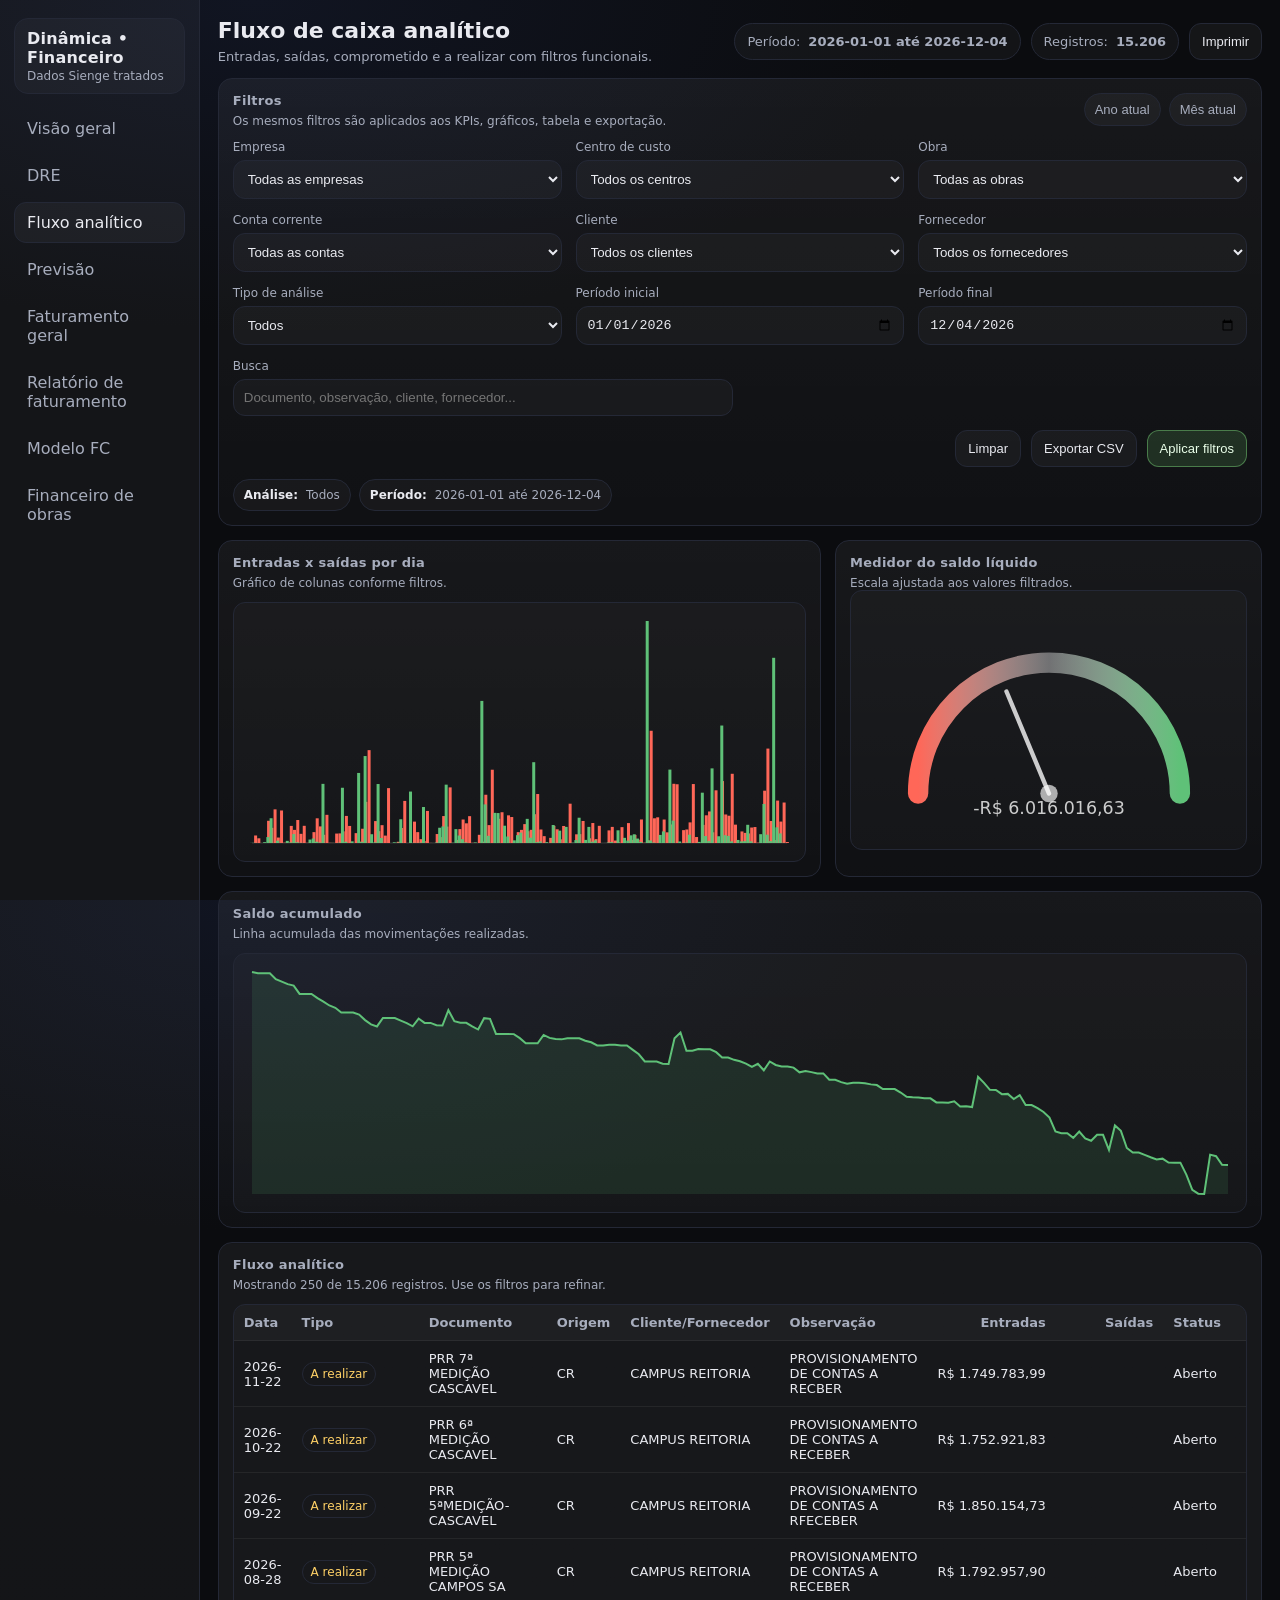
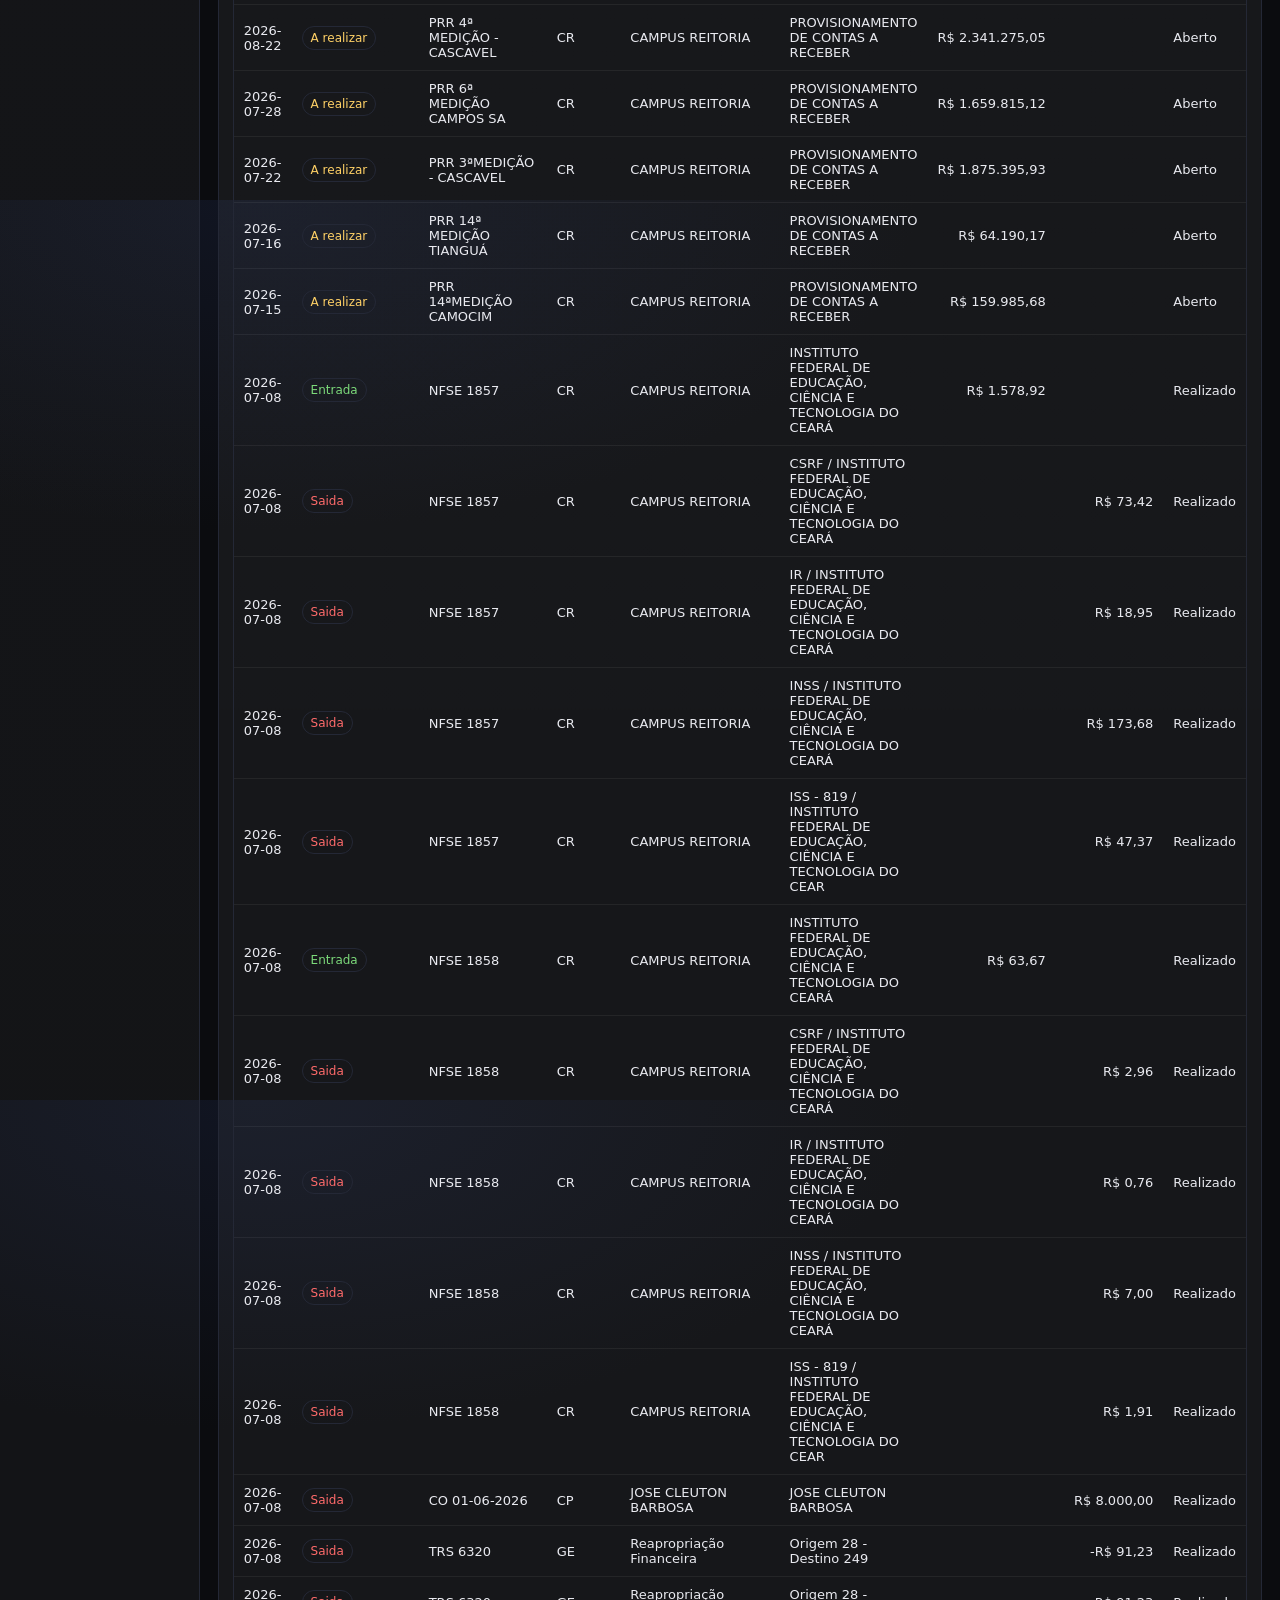
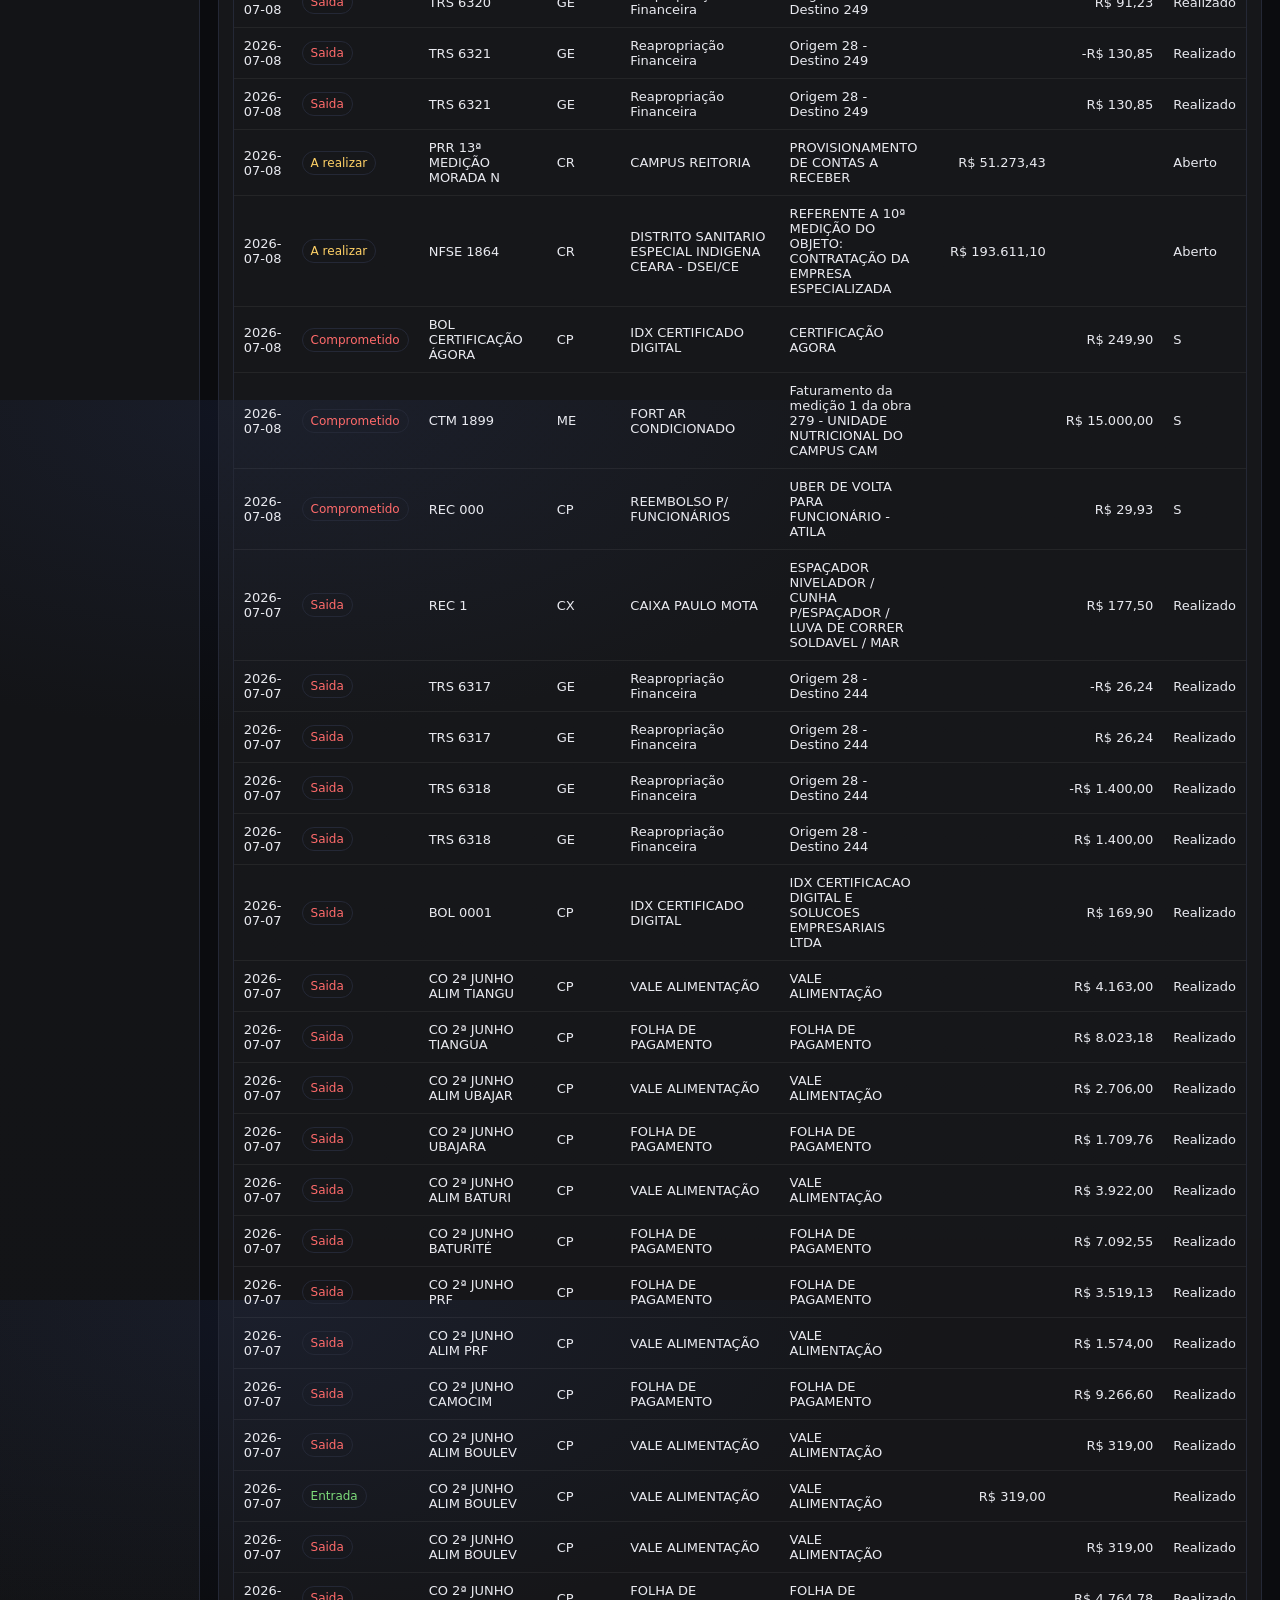
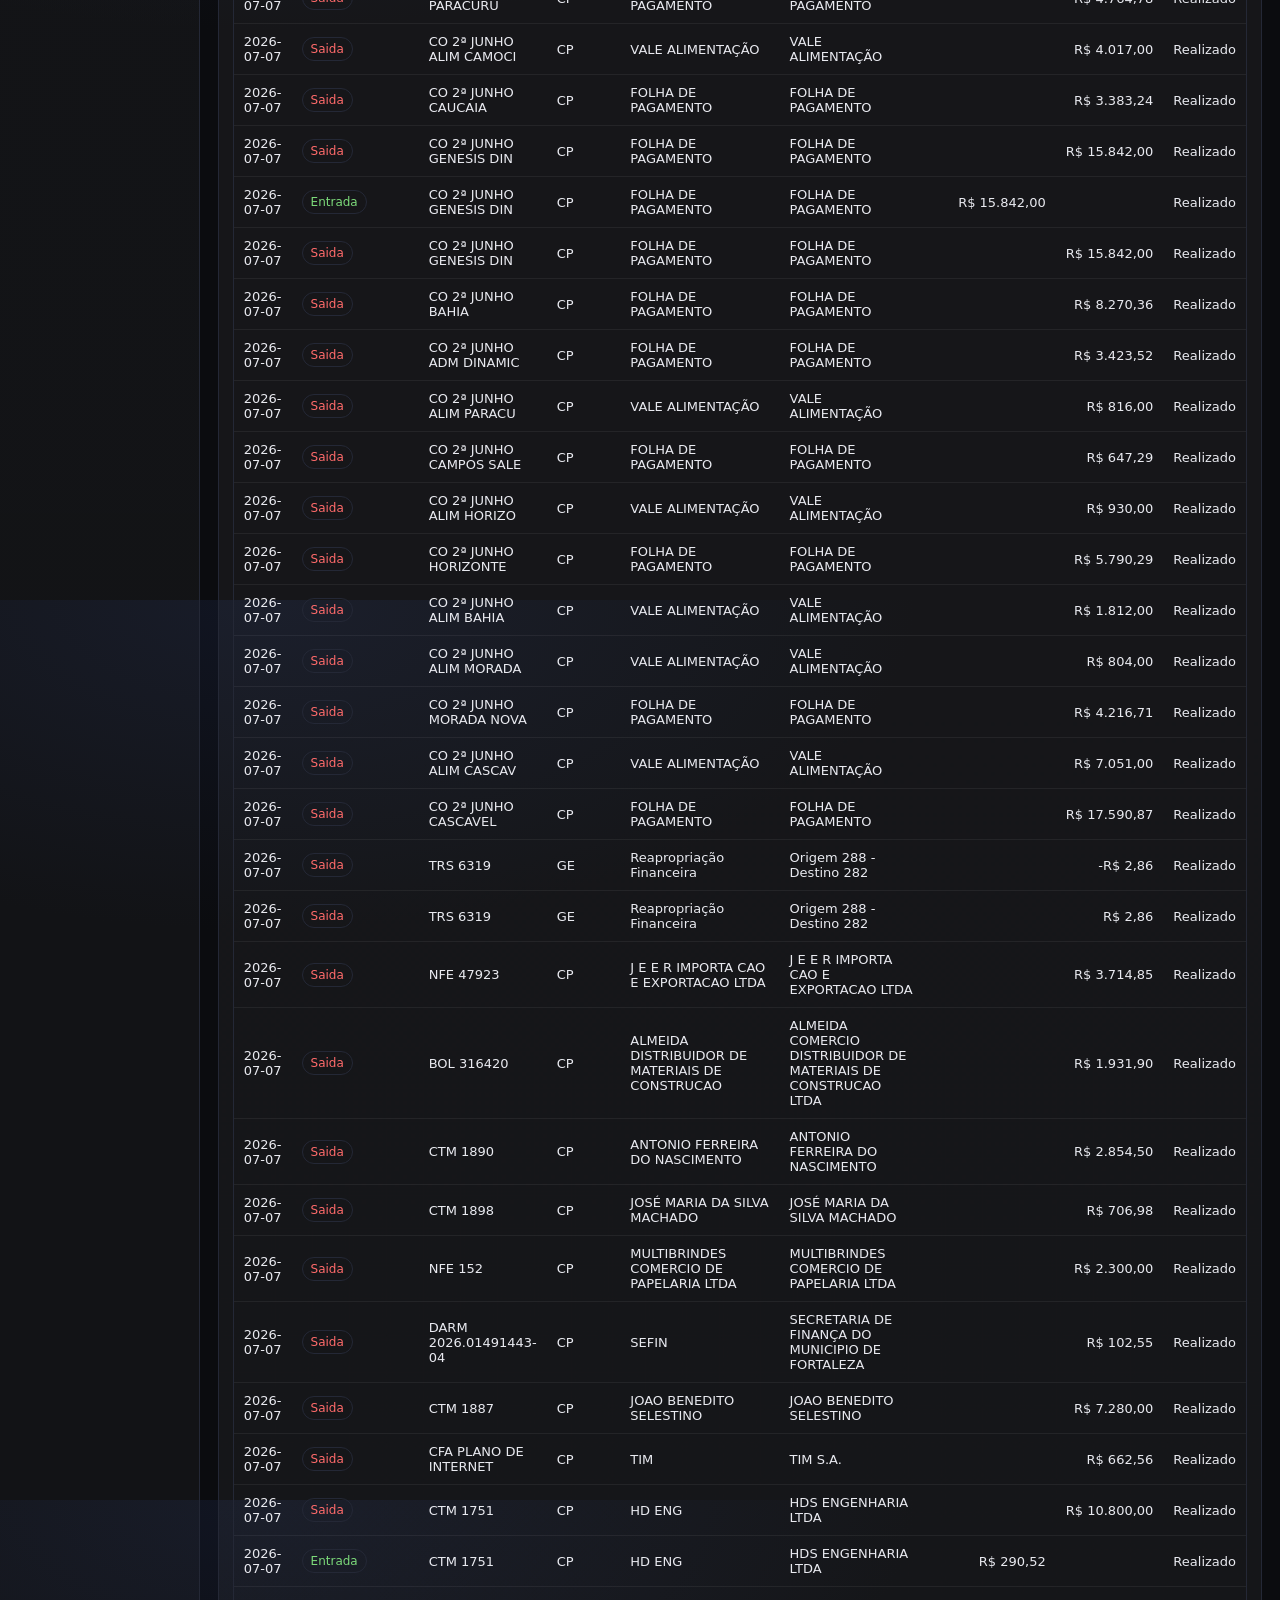
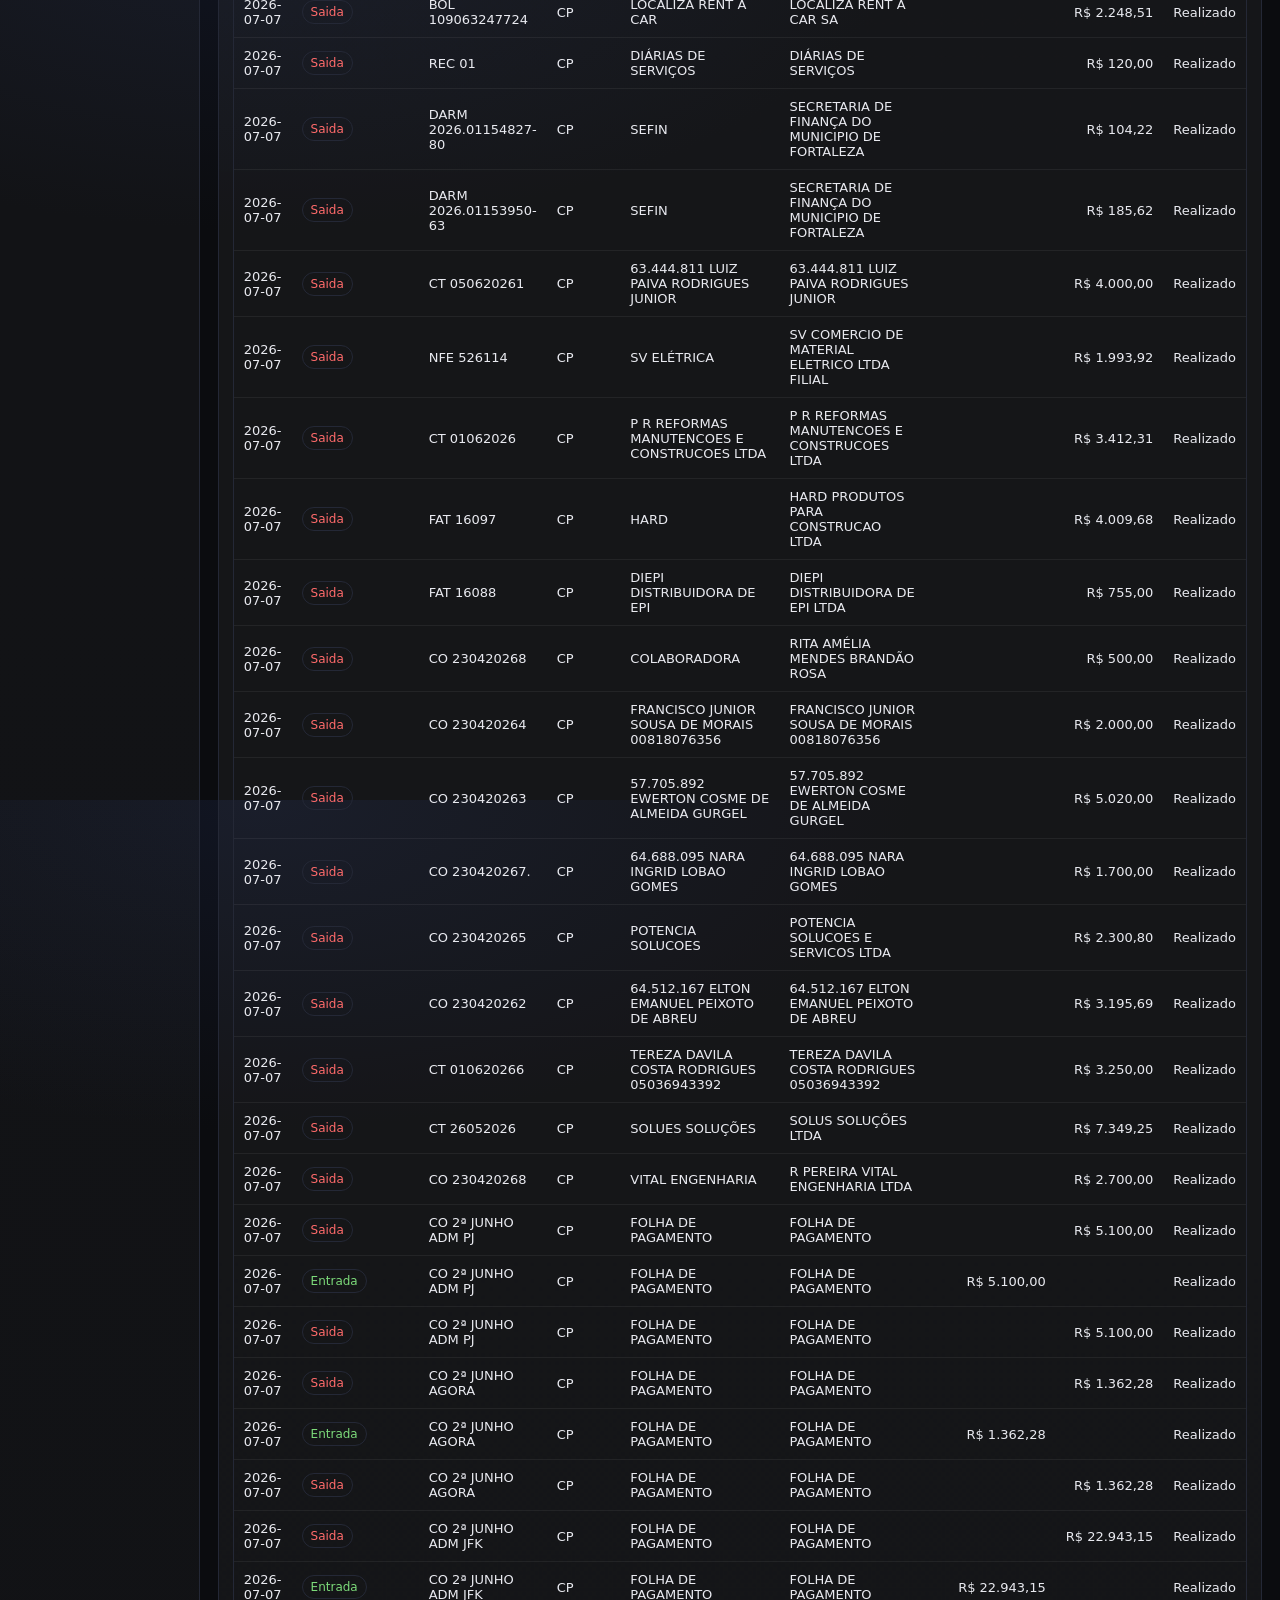
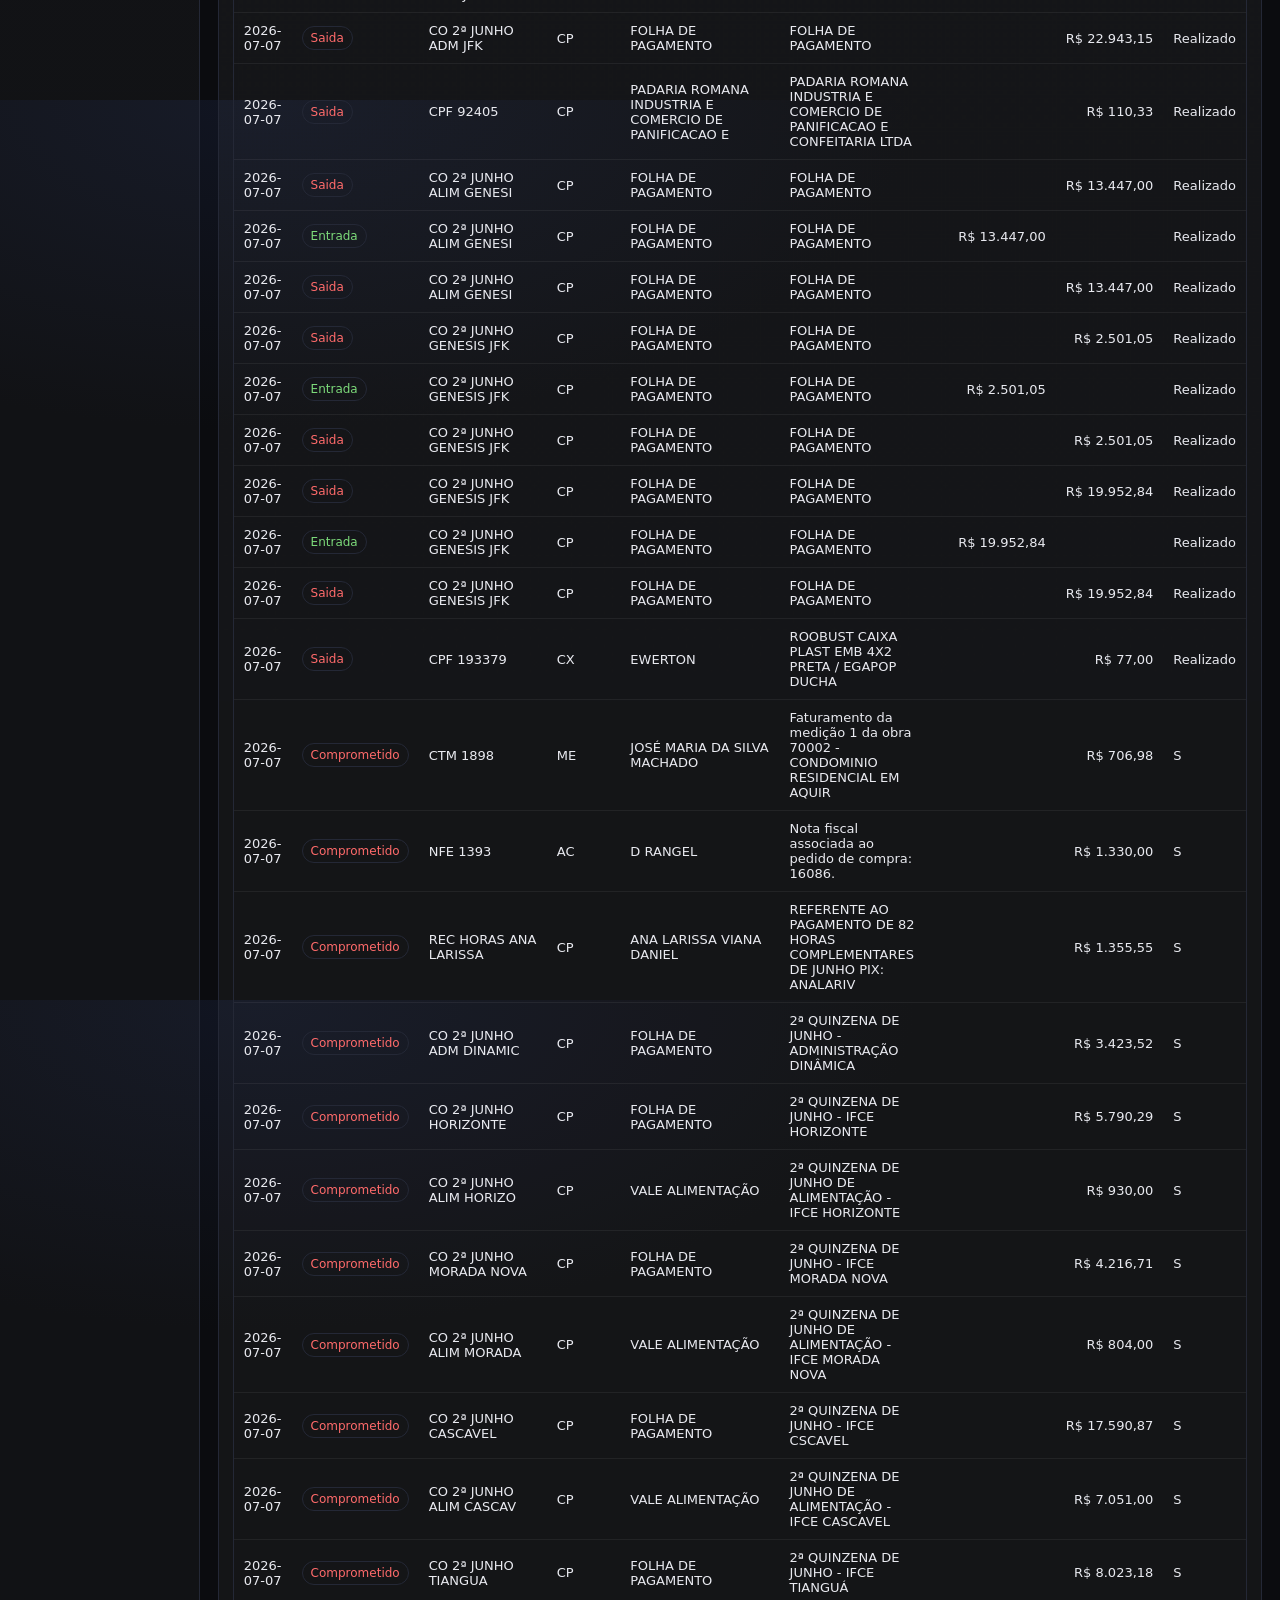
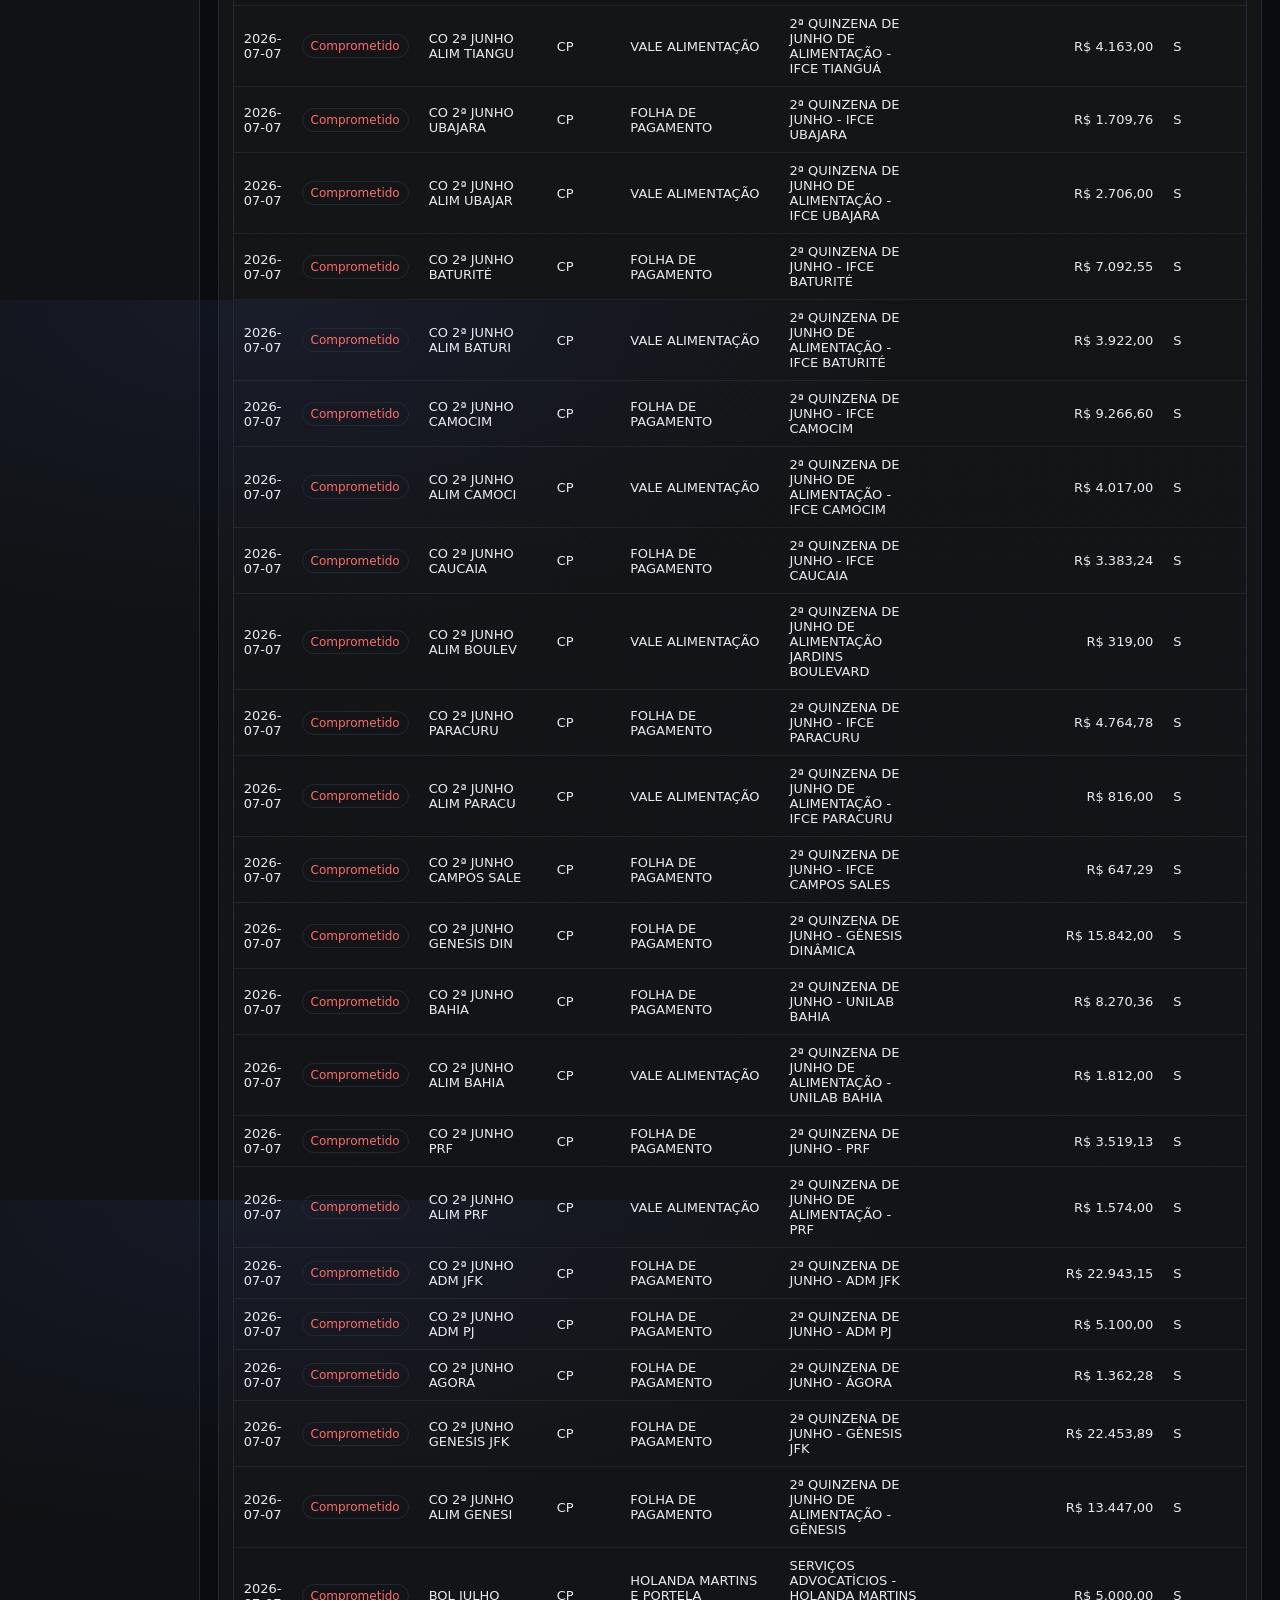
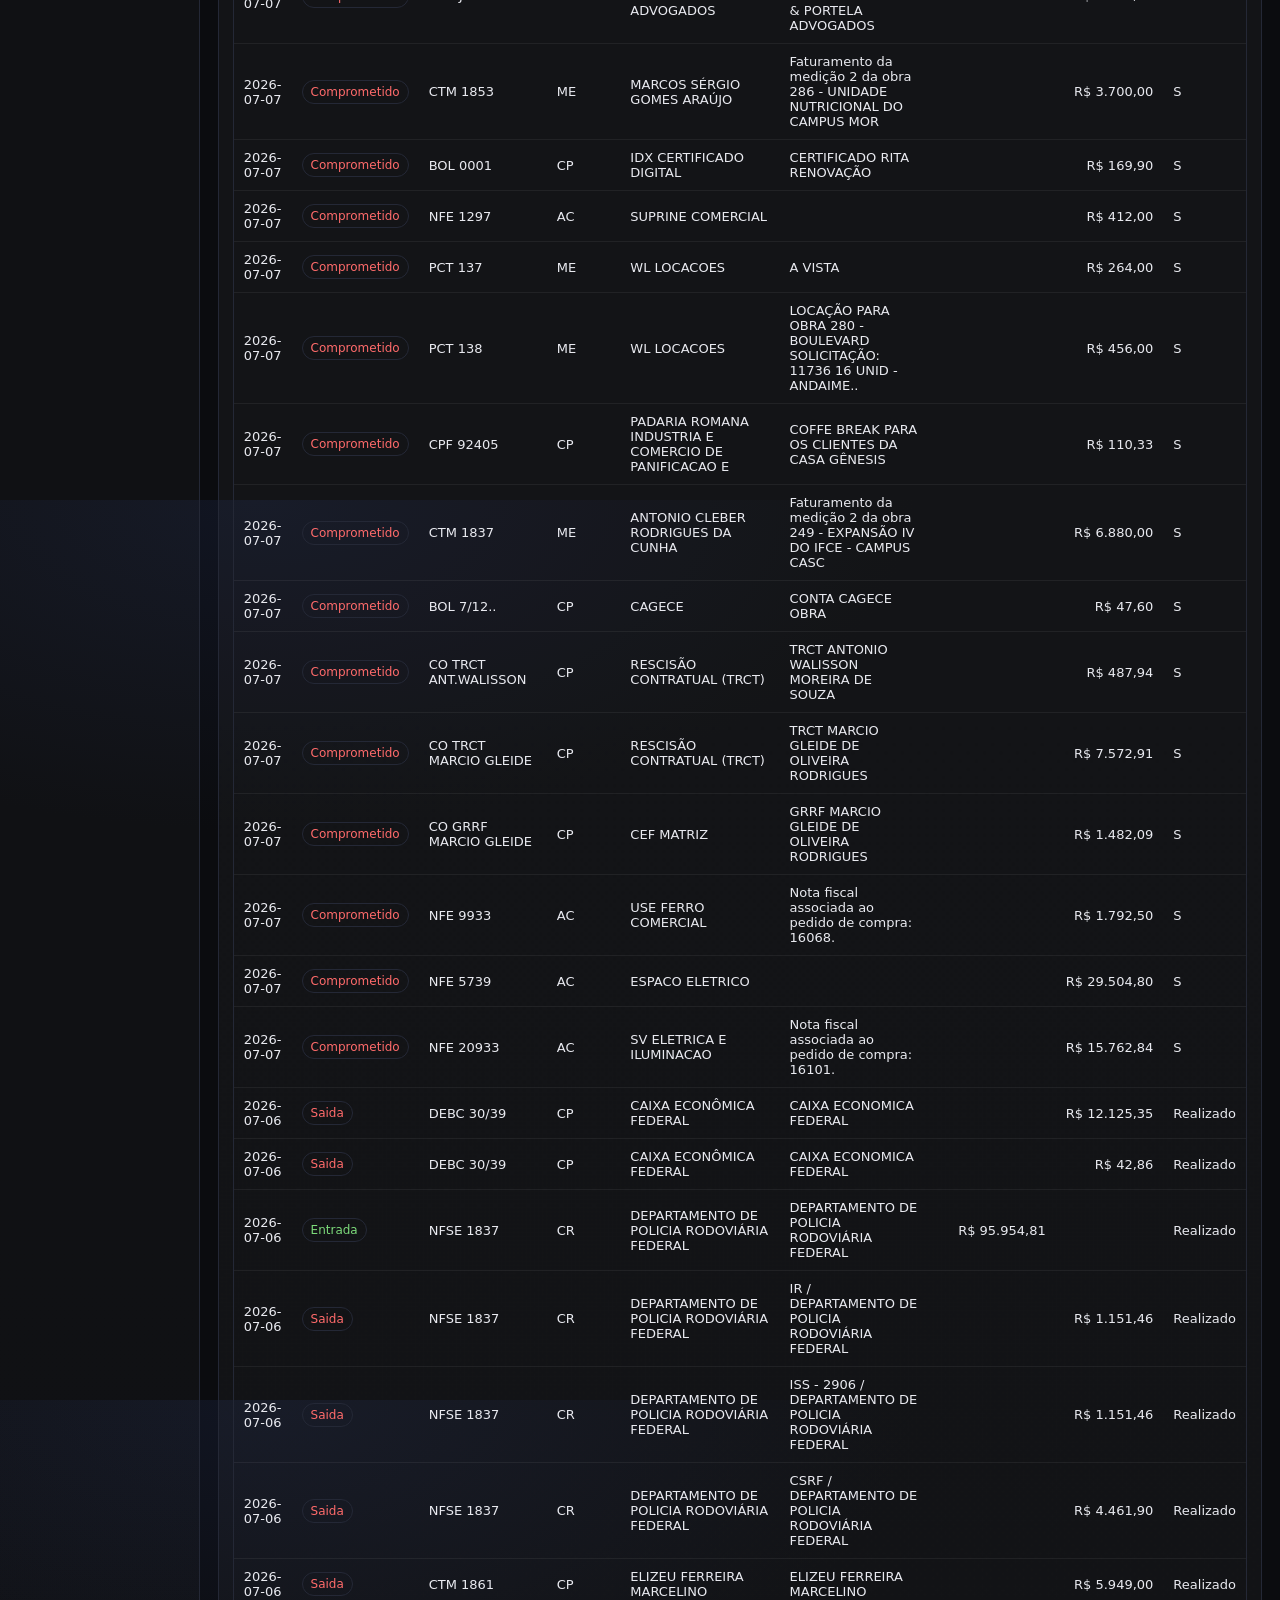
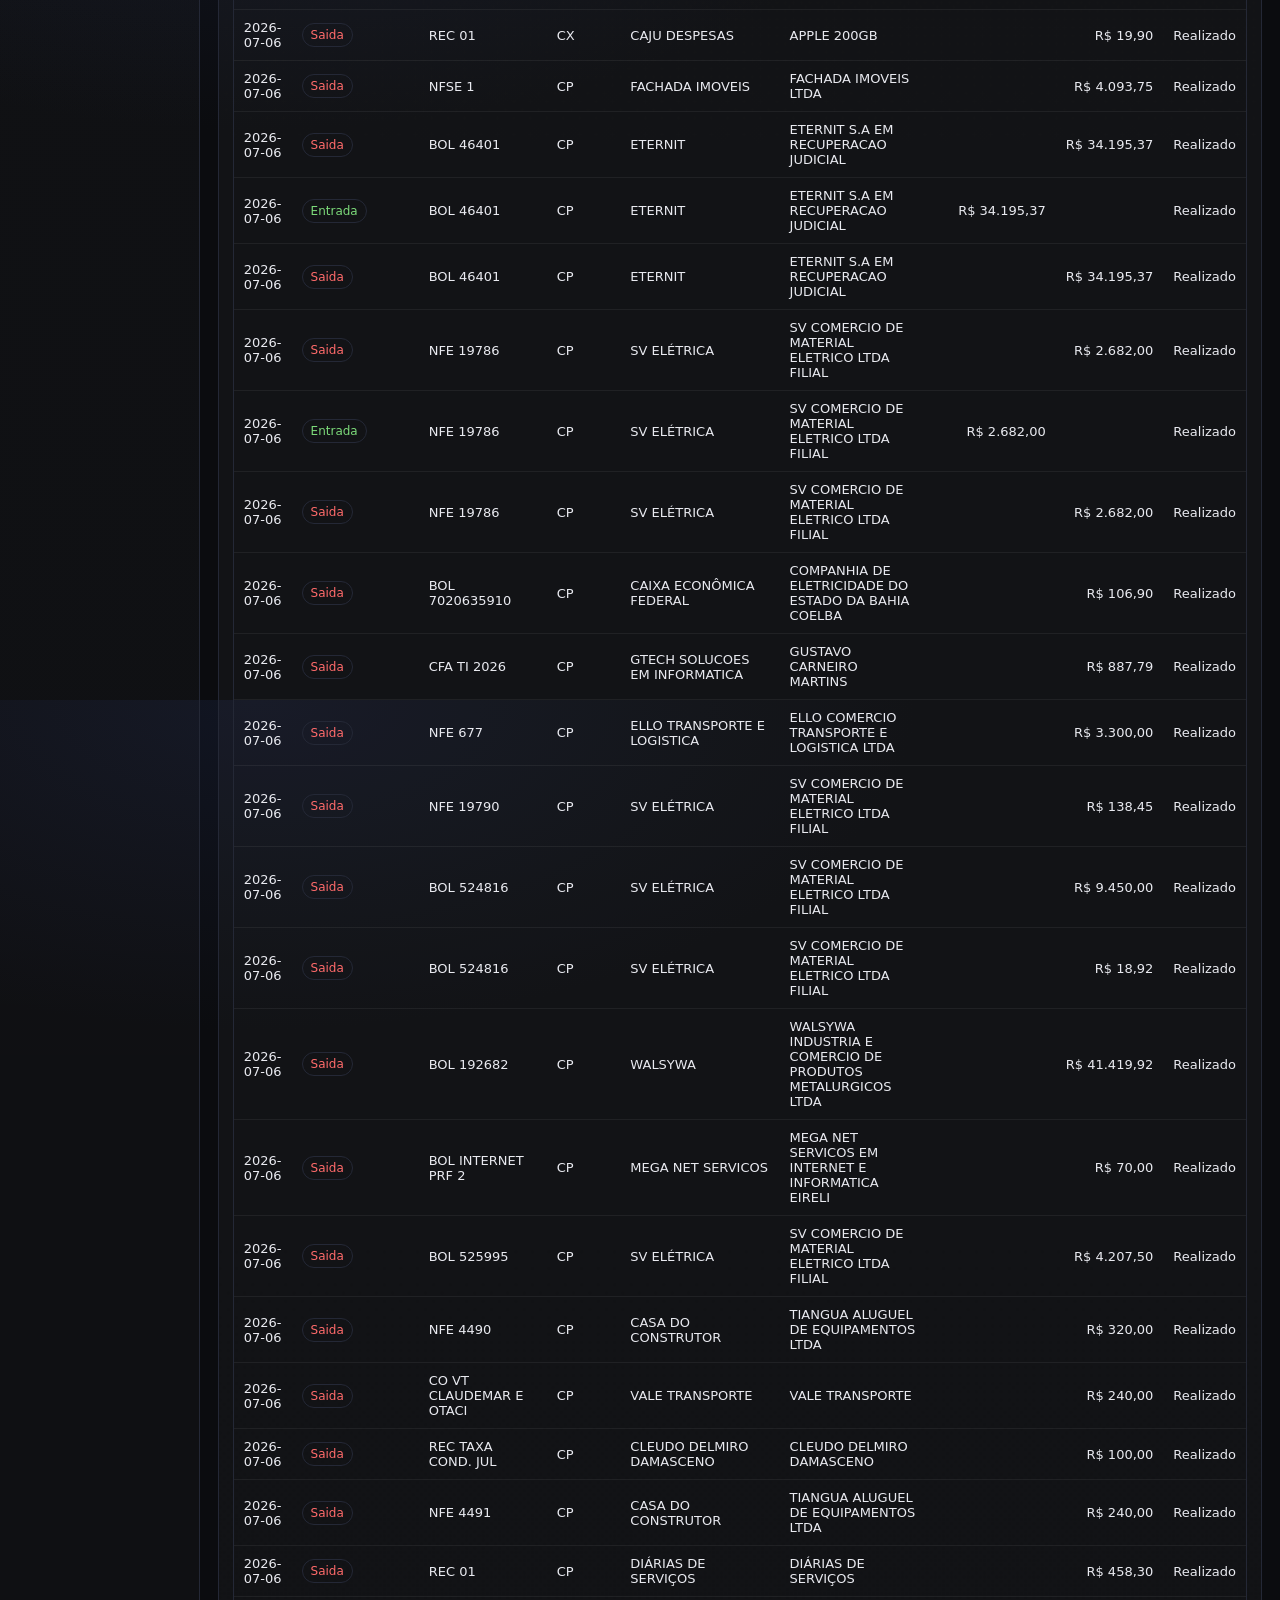
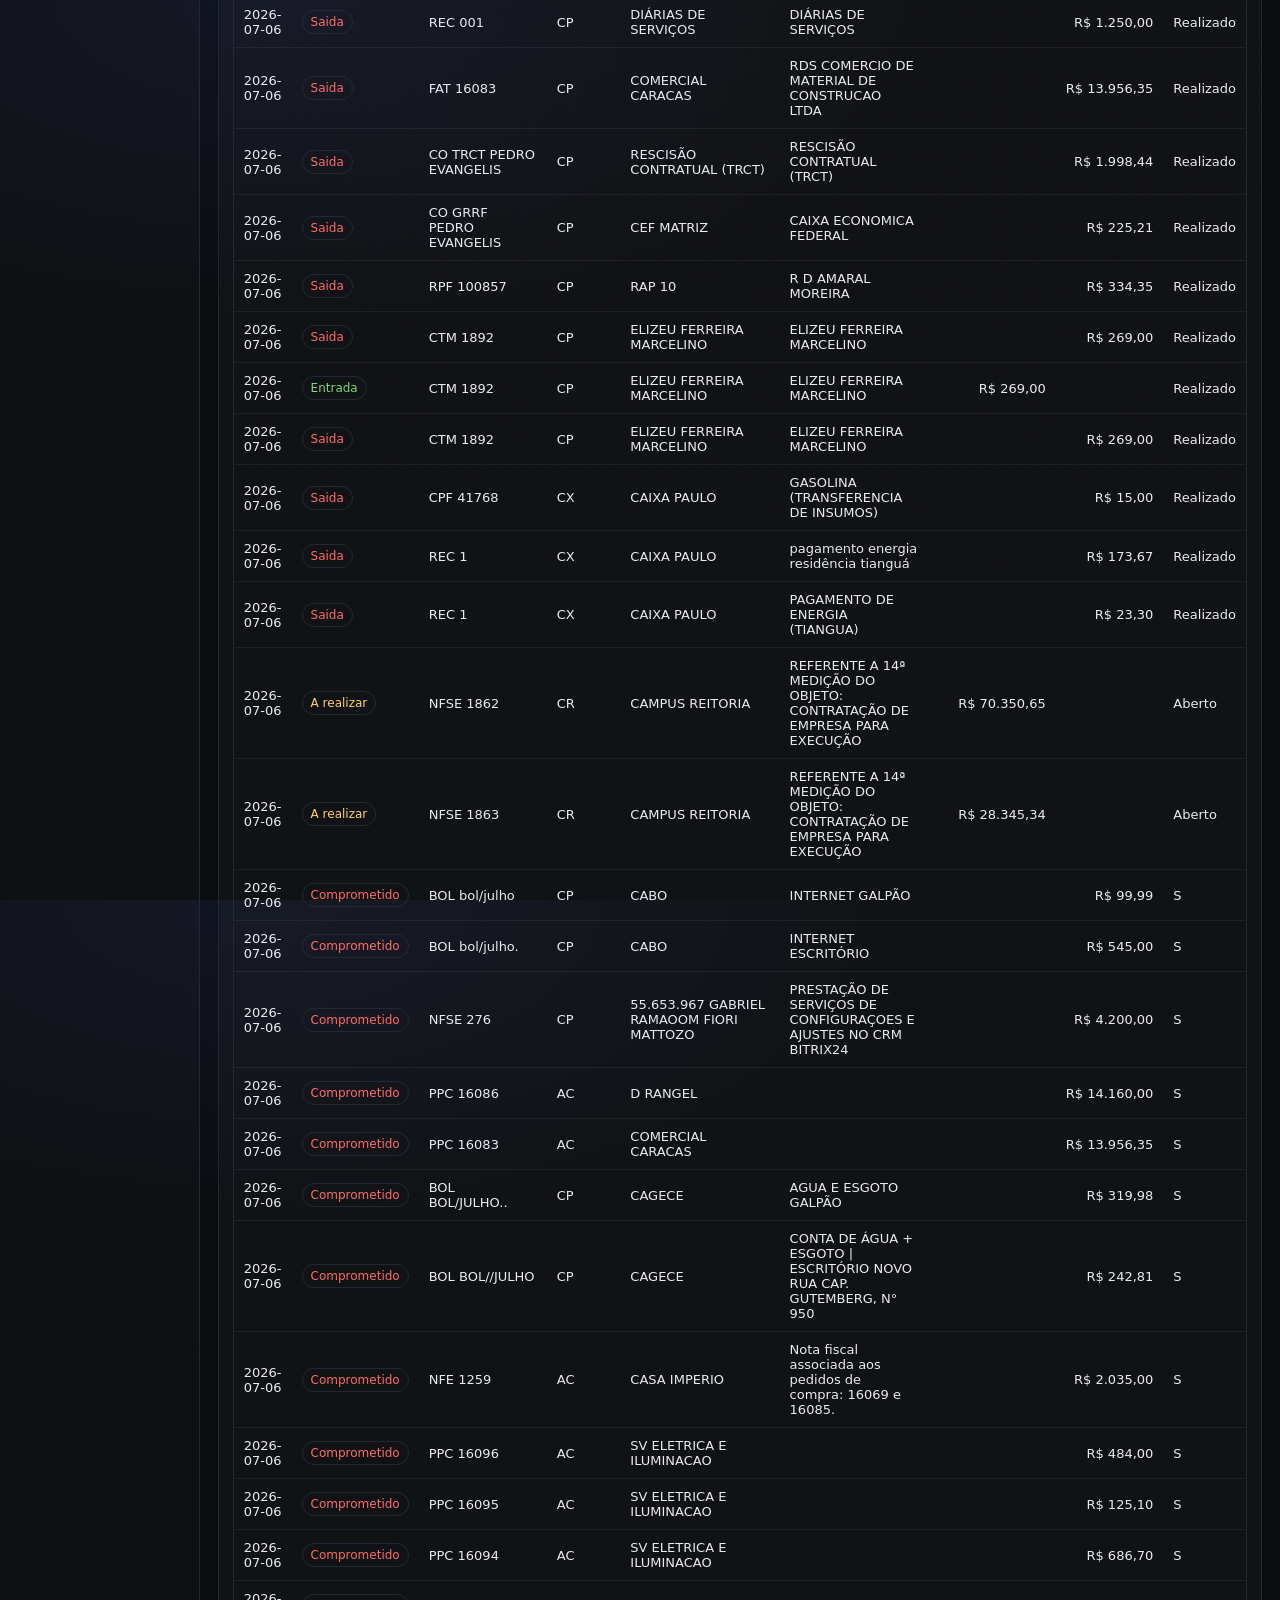
<file: web/fluxo_analitico.html>
<!doctype html>
<html lang="pt-BR">
<head>
  <meta charset="utf-8" />
  <meta name="viewport" content="width=device-width, initial-scale=1" />
  <title>Dashboard Financeiro - Fluxo analítico</title>
  <link rel="stylesheet" href="styles.css" />
</head>
<body data-page="fluxo-analitico">
  <div class="shell">
    <aside class="sidebar">
      <div class="brand">
        <div>
          <h1>Dinâmica • Financeiro</h1>
          <small>Dados Sienge tratados</small>
        </div>
      </div>

      <nav class="nav" aria-label="Navegação">
        <a data-nav="visao-geral" href="index.html">Visão geral</a>
        <a data-nav="dre" href="dre.html">DRE</a>
        <a data-nav="fluxo-analitico" href="fluxo_analitico.html">Fluxo analítico</a>
        <a data-nav="previsao-maio" href="previsao_maio.html">Previsão</a>
        <a data-nav="faturamento-geral" href="faturamento_geral.html">Faturamento geral</a>
        <a data-nav="relatorio-faturamento" href="relatorio_faturamento.html">Relatório de faturamento</a>
        <a data-nav="referencias" href="referencias.html">Modelo FC</a>
        <a data-nav="financeiro-obras" href="financeiro_obras.html">Financeiro de obras</a>
      </nav>
    </aside>

    <main class="main">
      <header class="topbar">
        <div class="title">
          <h2>Fluxo de caixa analítico</h2>
          <p>Entradas, saídas, comprometido e a realizar com filtros funcionais.</p>
        </div>
        <div class="controls">
          <div class="pill">Período: <strong id="periodoLabel">-</strong></div>
          <div class="pill">Registros: <strong id="qtdRegistros">-</strong></div>
          <button class="button" type="button" onclick="window.print()">Imprimir</button>
        </div>
      </header>

      <section class="card span-12" aria-label="Filtros">
        <div class="section-title">
          <div>
            <h3>Filtros</h3>
            <div class="sub">Os mesmos filtros são aplicados aos KPIs, gráficos, tabela e exportação.</div>
          </div>
          <div class="mini-actions">
            <button class="button ghost" id="filterYear" type="button">Ano atual</button>
            <button class="button ghost" id="filterMonth" type="button">Mês atual</button>
          </div>
        </div>

        <form class="form filters-form" id="filtersForm" onsubmit="event.preventDefault();">
          <div class="field">
            <label for="filterEmpresa">Empresa</label>
            <select id="filterEmpresa"></select>
          </div>

          <div class="field">
            <label for="filterCentroCusto">Centro de custo</label>
            <select id="filterCentroCusto"></select>
          </div>

          <div class="field">
            <label for="filterObra">Obra</label>
            <select id="filterObra"></select>
          </div>

          <div class="field">
            <label for="filterConta">Conta corrente</label>
            <select id="filterConta"></select>
          </div>

          <div class="field">
            <label for="filterCliente">Cliente</label>
            <select id="filterCliente"></select>
          </div>

          <div class="field">
            <label for="filterFornecedor">Fornecedor</label>
            <select id="filterFornecedor"></select>
          </div>

          <div class="field">
            <label for="filterTipoAnalise">Tipo de análise</label>
            <select id="filterTipoAnalise">
              <option value="todos">Todos</option>
              <option value="realizado">Realizado</option>
              <option value="comprometido">Comprometido</option>
              <option value="a_realizar">A realizar</option>
              <option value="entradas">Somente entradas</option>
              <option value="saidas">Somente saídas</option>
            </select>
          </div>

          <div class="field">
            <label for="filterInicio">Período inicial</label>
            <input id="filterInicio" type="date" />
          </div>

          <div class="field">
            <label for="filterFim">Período final</label>
            <input id="filterFim" type="date" />
          </div>

          <div class="field wide">
            <label for="filterBusca">Busca</label>
            <input id="filterBusca" type="search" placeholder="Documento, observação, cliente, fornecedor..." />
          </div>

          <div class="actions">
            <button class="button" id="filterClear" type="button">Limpar</button>
            <button class="button" id="filterExport" type="button">Exportar CSV</button>
            <button class="button primary" id="filterApply" type="button">Aplicar filtros</button>
          </div>
        </form>

        <div id="activeFilters" class="active-filters"></div>
      </section>

      <section class="grid" aria-label="Análises">
        <div class="card span-7">
          <h3>Entradas x saídas por dia</h3>
          <div class="sub">Gráfico de colunas conforme filtros.</div>
          <div class="chart-wrap"><canvas class="chart" id="chartDailyBars"></canvas></div>
        </div>

        <div class="card span-5">
          <h3>Medidor do saldo líquido</h3>
          <div class="sub">Escala ajustada aos valores filtrados.</div>
          <div class="gauge" id="gaugeLiquido"></div>
        </div>

        <div class="card span-12">
          <h3>Saldo acumulado</h3>
          <div class="sub">Linha acumulada das movimentações realizadas.</div>
          <div class="chart-wrap"><canvas class="chart" id="chartCumulative"></canvas></div>
        </div>
      </section>

      <div id="errorBox" class="card" style="display:none; border-color:#5b2d2d"></div>

      <section class="card span-12">
        <h3>Fluxo analítico</h3>
        <div id="limitNote" class="sub" style="margin-top:6px"></div>

        <div style="margin-top:12px; overflow:auto">
          <table class="table" id="tblFluxoAnalitico">
            <thead>
              <tr>
                <th>Data</th>
                <th>Tipo</th>
                <th>Documento</th>
                <th>Origem</th>
                <th>Cliente/Fornecedor</th>
                <th>Observação</th>
                <th style="text-align:right">Entradas</th>
                <th style="text-align:right">Saídas</th>
                <th>Status</th>
              </tr>
            </thead>
            <tbody></tbody>
          </table>
        </div>
      </section>
    </main>
  </div>

  <script src="app.js?v=20260512-2"></script>
</body>
</html>
</file>
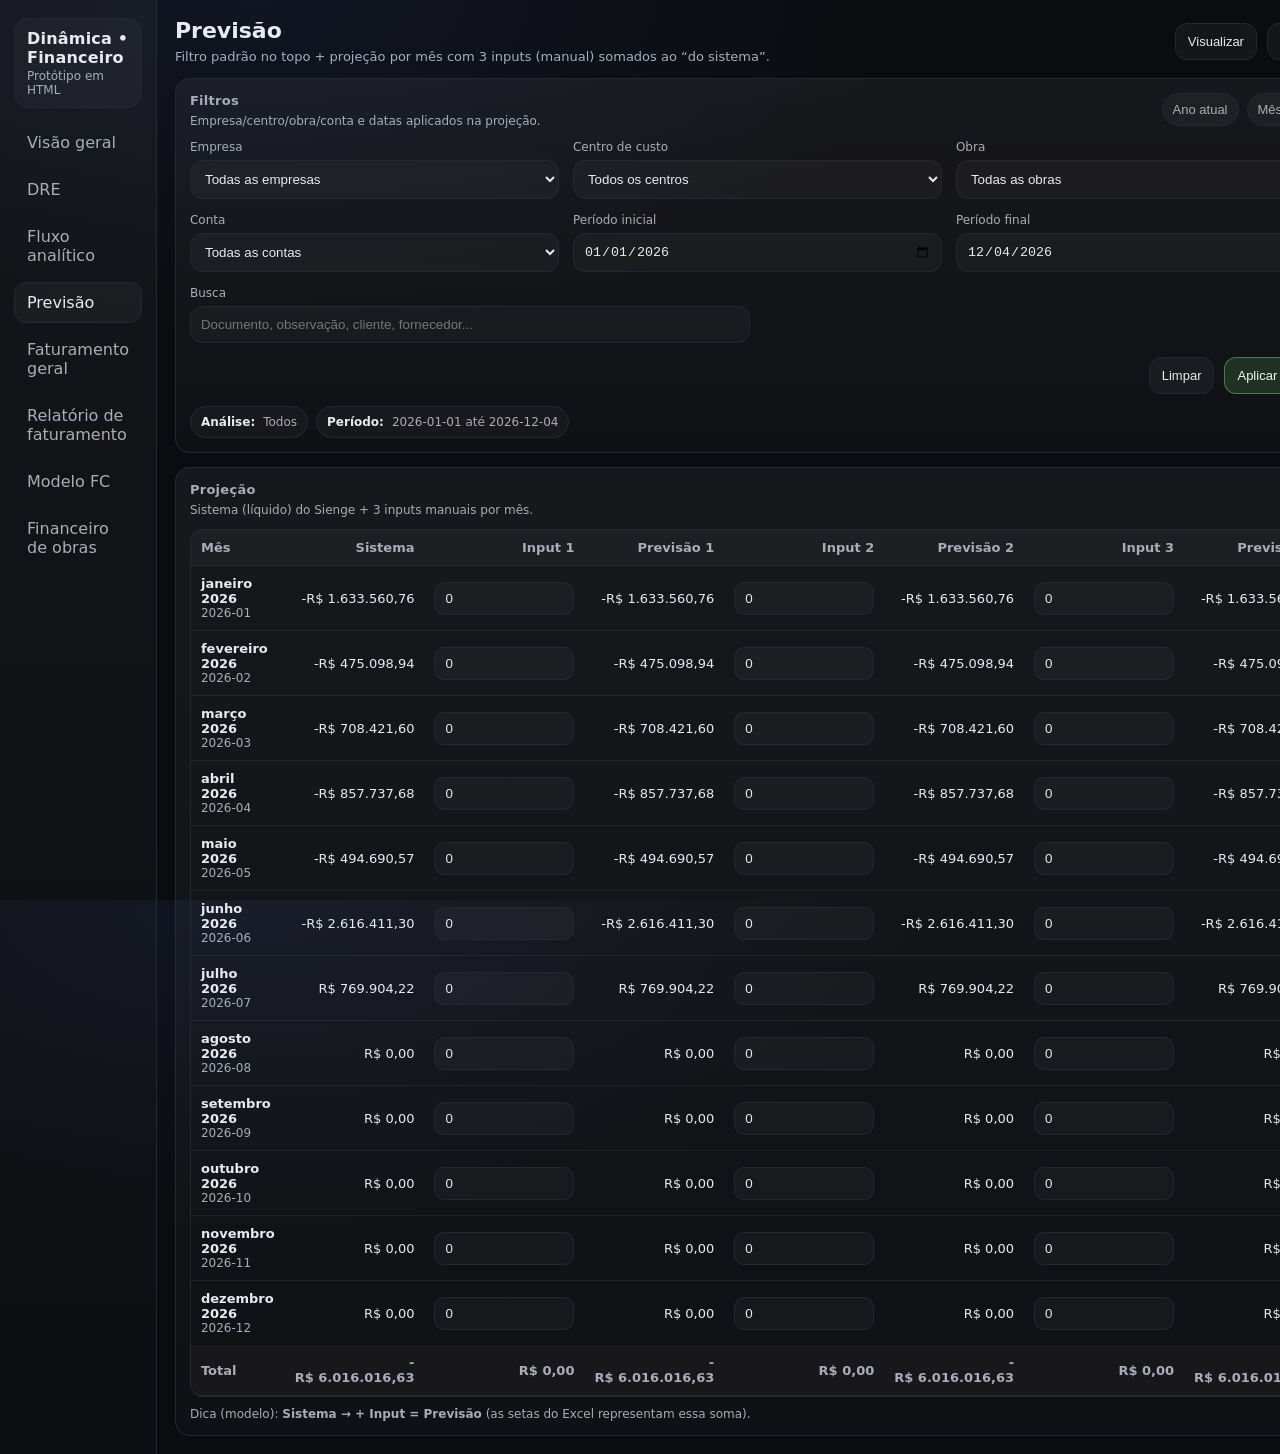
<file: web/previsao_maio.html>
<!doctype html>
<html lang="pt-BR">
<head>
  <meta charset="utf-8" />
  <meta name="viewport" content="width=device-width, initial-scale=1" />
  <title>Dashboard Financeiro — Previsão</title>
  <link rel="stylesheet" href="styles.css" />
</head>
<body data-page="previsao-maio">
  <div class="shell">
    <aside class="sidebar">
      <div class="brand">
        <div>
          <h1>Dinâmica • Financeiro</h1>
          <small>Protótipo em HTML</small>
        </div>
      </div>

      <nav class="nav" aria-label="Navegação">
        <a data-nav="visao-geral" href="index.html">Visão geral</a>
        <a data-nav="dre" href="dre.html">DRE</a>
        <a data-nav="fluxo-analitico" href="fluxo_analitico.html">Fluxo analítico</a>
        <a data-nav="previsao-maio" href="previsao_maio.html">Previsão</a>
        <a data-nav="faturamento-geral" href="faturamento_geral.html">Faturamento geral</a>
        <a data-nav="relatorio-faturamento" href="relatorio_faturamento.html">Relatório de faturamento</a>
        <a data-nav="referencias" href="referencias.html">Modelo FC</a>
        <a data-nav="financeiro-obras" href="financeiro_obras.html">Financeiro de obras</a>
      </nav>
    </aside>

    <main class="main">
      <header class="topbar">
        <div class="title">
          <h2>Previsão</h2>
          <p>Filtro padrão no topo + projeção por mês com 3 inputs (manual) somados ao “do sistema”.</p>
        </div>
        <div class="controls">
          <button class="button" type="button" onclick="document.getElementById('filterApply')?.click()">Visualizar</button>
          <button class="button" type="button" onclick="window.print()">Imprimir</button>
        </div>
      </header>

      <section class="card span-12">
        <div class="section-title">
          <div>
            <h3>Filtros</h3>
            <div class="sub">Empresa/centro/obra/conta e datas aplicados na projeção.</div>
          </div>
          <div class="mini-actions">
            <button class="button ghost" id="filterYear" type="button">Ano atual</button>
            <button class="button ghost" id="filterMonth" type="button">Mês atual</button>
          </div>
        </div>

        <form class="form filters-form" id="filtersForm" onsubmit="event.preventDefault();">
          <div class="field">
            <label for="filterEmpresa">Empresa</label>
            <select id="filterEmpresa"></select>
          </div>

          <div class="field">
            <label for="filterCentroCusto">Centro de custo</label>
            <select id="filterCentroCusto"></select>
          </div>

          <div class="field">
            <label for="filterObra">Obra</label>
            <select id="filterObra"></select>
          </div>

          <div class="field">
            <label for="filterConta">Conta</label>
            <select id="filterConta"></select>
          </div>

          <div class="field">
            <label for="filterInicio">Período inicial</label>
            <input id="filterInicio" type="date" />
          </div>

          <div class="field">
            <label for="filterFim">Período final</label>
            <input id="filterFim" type="date" />
          </div>

          <div class="field wide">
            <label for="filterBusca">Busca</label>
            <input id="filterBusca" type="search" placeholder="Documento, observação, cliente, fornecedor..." />
          </div>

          <div class="actions">
            <button class="button" id="filterClear" type="button">Limpar</button>
            <button class="button primary" id="filterApply" type="button">Aplicar filtros</button>
          </div>
        </form>

        <div id="activeFilters" class="active-filters"></div>
      </section>

      <section class="card span-12">
        <h3>Projeção</h3>
        <div class="sub" id="previsaoResumo">-</div>

        <div style="margin-top:12px; overflow:auto">
          <table class="table" id="tblPrevisao">
            <thead>
              <tr>
                <th>Mês</th>
                <th style="text-align:right">Sistema</th>
                <th style="text-align:right">Input 1</th>
                <th style="text-align:right">Previsão 1</th>
                <th style="text-align:right">Input 2</th>
                <th style="text-align:right">Previsão 2</th>
                <th style="text-align:right">Input 3</th>
                <th style="text-align:right">Previsão 3</th>
              </tr>
            </thead>
            <tbody></tbody>
            <tfoot>
              <tr>
                <th>Total</th>
                <th style="text-align:right" id="totalSistema">-</th>
                <th style="text-align:right" id="totalInput1">-</th>
                <th style="text-align:right" id="totalPrev1">-</th>
                <th style="text-align:right" id="totalInput2">-</th>
                <th style="text-align:right" id="totalPrev2">-</th>
                <th style="text-align:right" id="totalInput3">-</th>
                <th style="text-align:right" id="totalPrev3">-</th>
              </tr>
            </tfoot>
          </table>
        </div>

        <div class="small" style="margin-top:10px">Dica (modelo): <strong>Sistema → + Input = Previsão</strong> (as setas do Excel representam essa soma).</div>
      </section>
    </main>
  </div>

  <script src="app.js?v=20260512-2"></script>
</body>
</html>
</file>
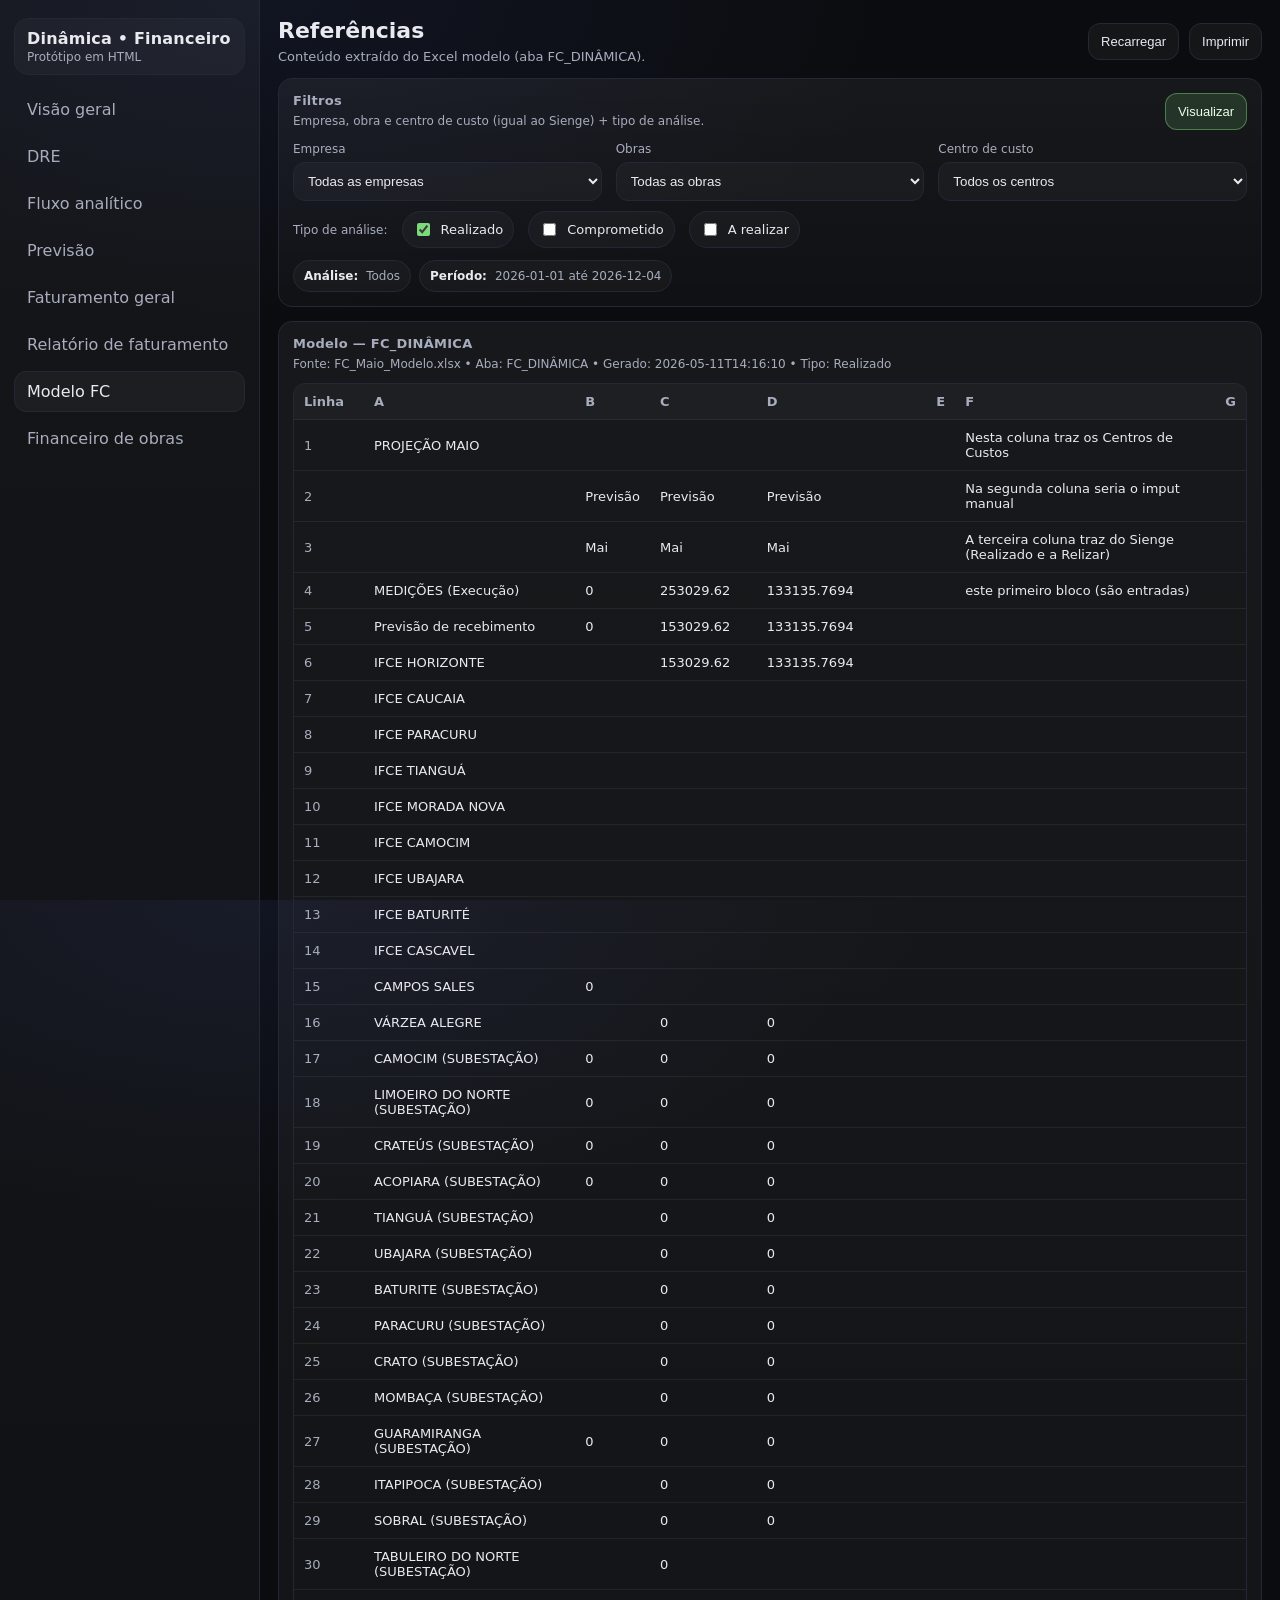
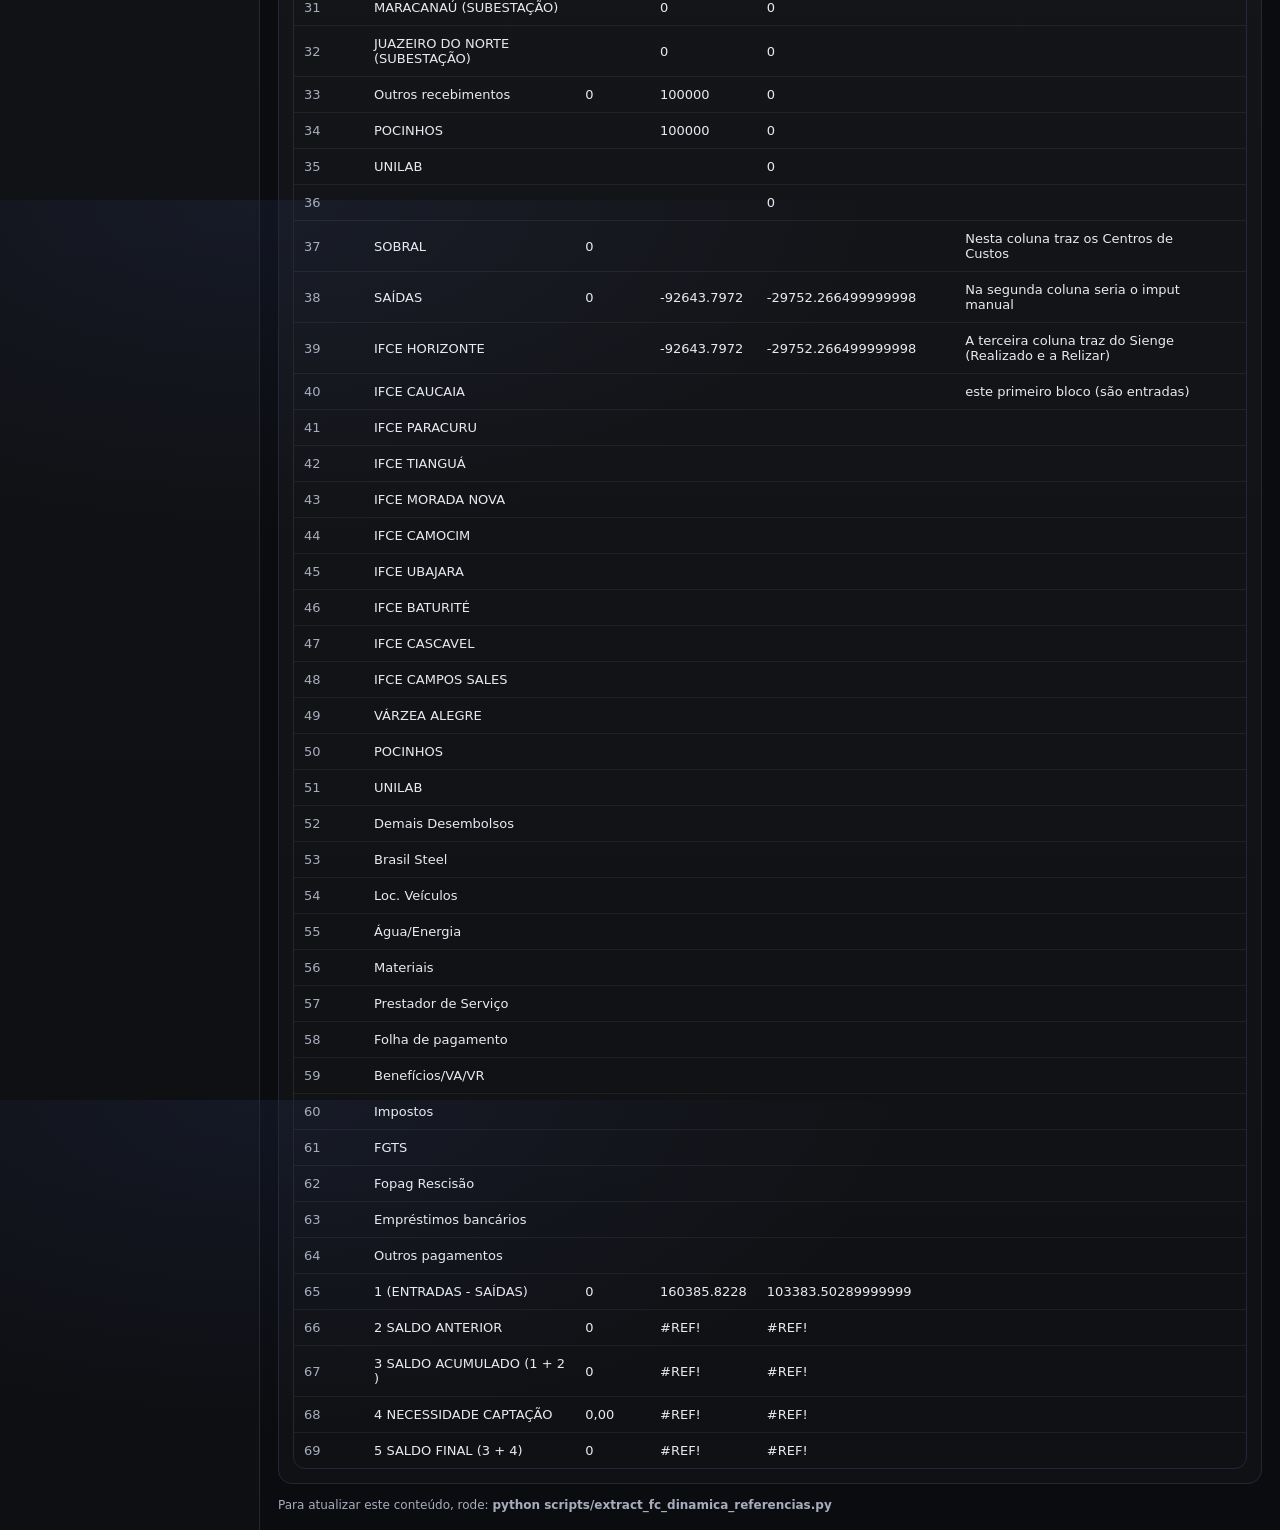
<file: web/referencias.html>
<!doctype html>
<html lang="pt-BR">
<head>
  <meta charset="utf-8" />
  <meta name="viewport" content="width=device-width, initial-scale=1" />
  <title>Dashboard Financeiro — Referências</title>
  <link rel="stylesheet" href="styles.css" />
</head>
<body data-page="referencias">
  <div class="shell">
    <aside class="sidebar">
      <div class="brand">
        <div>
          <h1>Dinâmica • Financeiro</h1>
          <small>Protótipo em HTML</small>
        </div>
      </div>

      <nav class="nav" aria-label="Navegação">
        <a data-nav="visao-geral" href="index.html">Visão geral</a>
        <a data-nav="dre" href="dre.html">DRE</a>
        <a data-nav="fluxo-analitico" href="fluxo_analitico.html">Fluxo analítico</a>
        <a data-nav="previsao-maio" href="previsao_maio.html">Previsão</a>
        <a data-nav="faturamento-geral" href="faturamento_geral.html">Faturamento geral</a>
        <a data-nav="relatorio-faturamento" href="relatorio_faturamento.html">Relatório de faturamento</a>
        <a data-nav="referencias" href="referencias.html">Modelo FC</a>
        <a data-nav="financeiro-obras" href="financeiro_obras.html">Financeiro de obras</a>
      </nav>
    </aside>

    <main class="main">
      <header class="topbar">
        <div class="title">
          <h2>Referências</h2>
          <p>Conteúdo extraído do Excel modelo (aba FC_DINÂMICA).</p>
        </div>
        <div class="controls">
          <button class="button" type="button" onclick="location.reload()">Recarregar</button>
          <button class="button" type="button" onclick="window.print()">Imprimir</button>
        </div>
      </header>

      <section class="card span-12" aria-label="Filtros e opções">
        <div class="section-title">
          <div>
            <h3>Filtros</h3>
            <div class="sub">Empresa, obra e centro de custo (igual ao Sienge) + tipo de análise.</div>
          </div>
          <div class="mini-actions">
            <button class="button primary" id="refVisualizar" type="button">Visualizar</button>
          </div>
        </div>

        <form class="form filters-form" id="filtersForm" onsubmit="event.preventDefault();">
          <div class="field">
            <label for="filterEmpresa">Empresa</label>
            <select id="filterEmpresa"></select>
          </div>

          <div class="field">
            <label for="filterObra">Obras</label>
            <select id="filterObra"></select>
          </div>

          <div class="field">
            <label for="filterCentroCusto">Centro de custo</label>
            <select id="filterCentroCusto"></select>
          </div>

          <button id="filterApply" type="button" style="display:none" aria-hidden="true" tabindex="-1">Aplicar</button>
        </form>

        <div class="radio-group" role="group" aria-label="Tipo de análise">
          <div class="radio-title">Tipo de análise:</div>

          <label class="radio">
            <input type="checkbox" name="refTipoAnalise" value="realizado" />
            <span>Realizado</span>
          </label>

          <label class="radio">
            <input type="checkbox" name="refTipoAnalise" value="comprometido" />
            <span>Comprometido</span>
          </label>

          <label class="radio">
            <input type="checkbox" name="refTipoAnalise" value="a_realizar" />
            <span>A realizar</span>
          </label>
        </div>

        <div id="activeFilters" class="active-filters"></div>
      </section>

      <section class="card span-12">
        <h3>Modelo — FC_DINÂMICA</h3>
        <div class="sub" id="refMeta">Carregando…</div>

        <div style="margin-top:12px; overflow:auto">
          <table class="table" id="tblReferencias">
            <thead></thead>
            <tbody></tbody>
          </table>
        </div>
      </section>

      <div class="small">Para atualizar este conteúdo, rode: <strong>python scripts/extract_fc_dinamica_referencias.py</strong></div>
    </main>
  </div>

  <script src="app.js?v=20260512-2"></script>
</body>
</html>
</file>
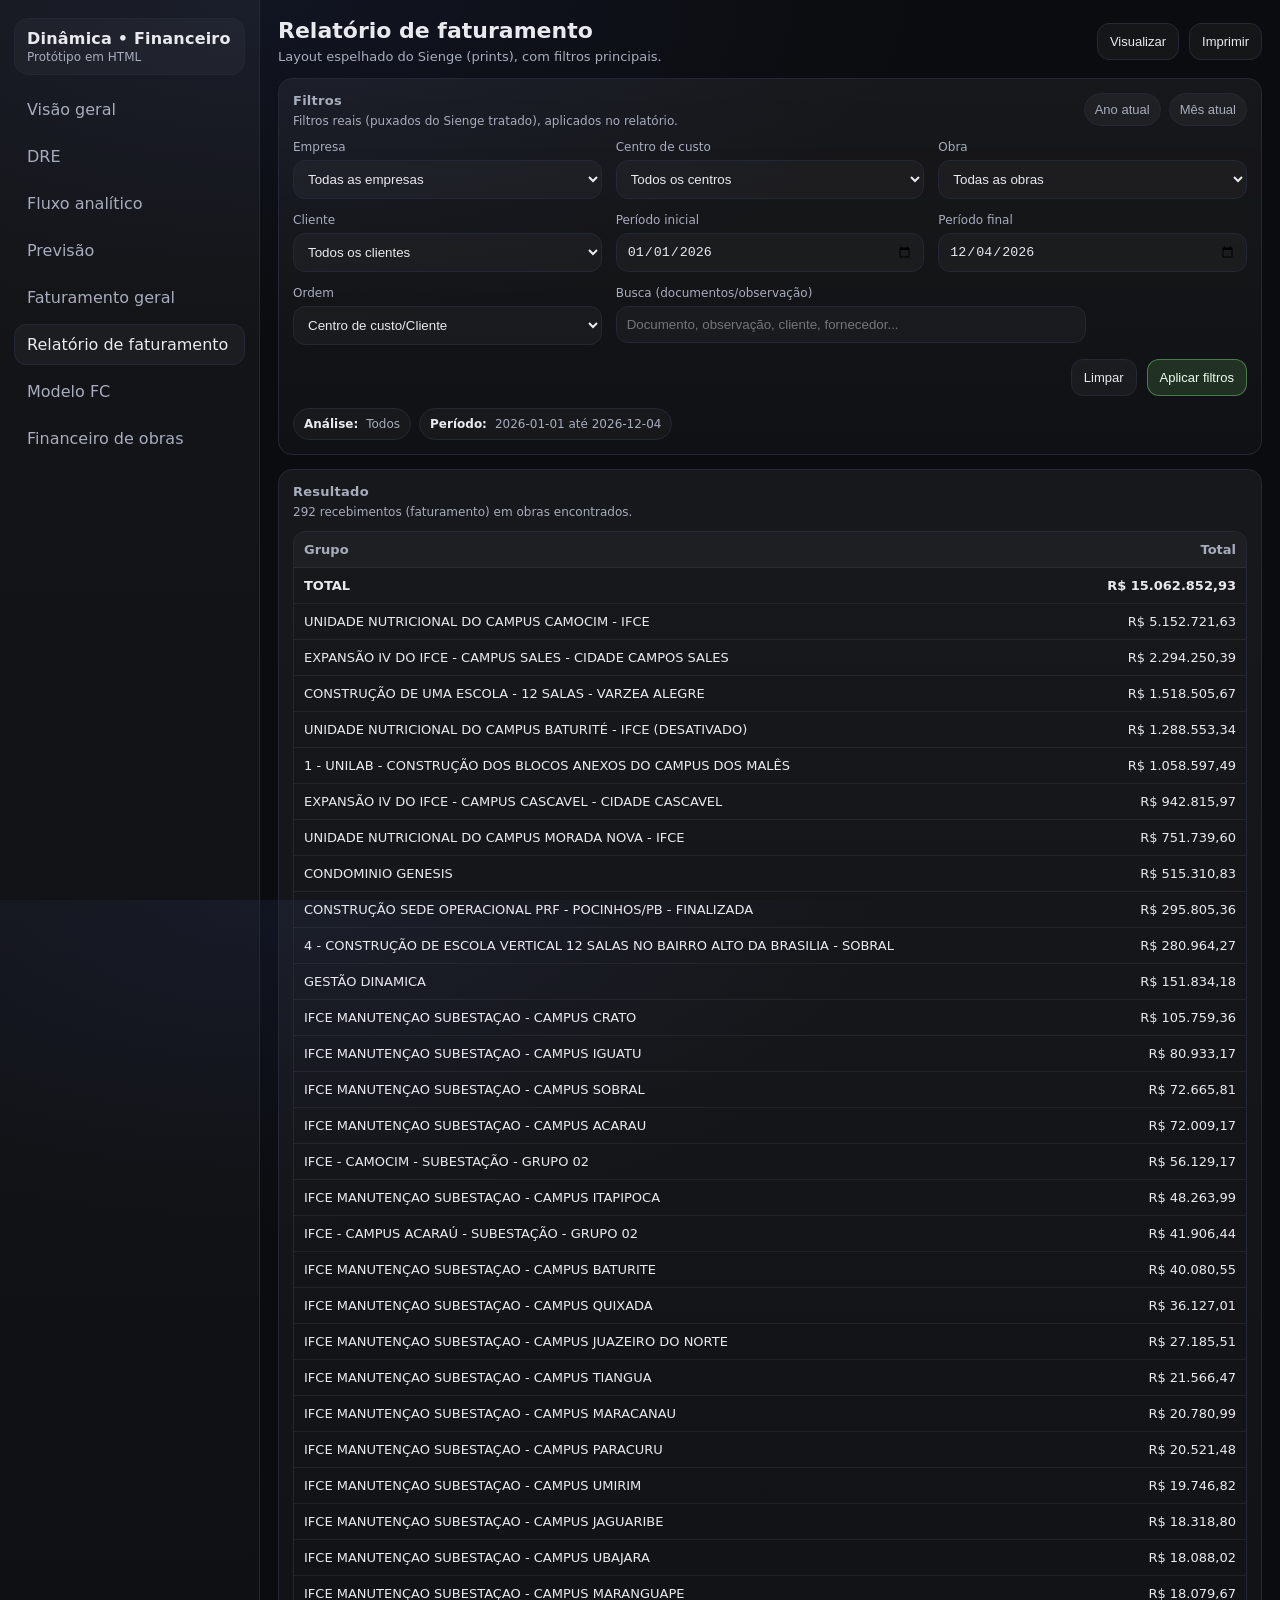
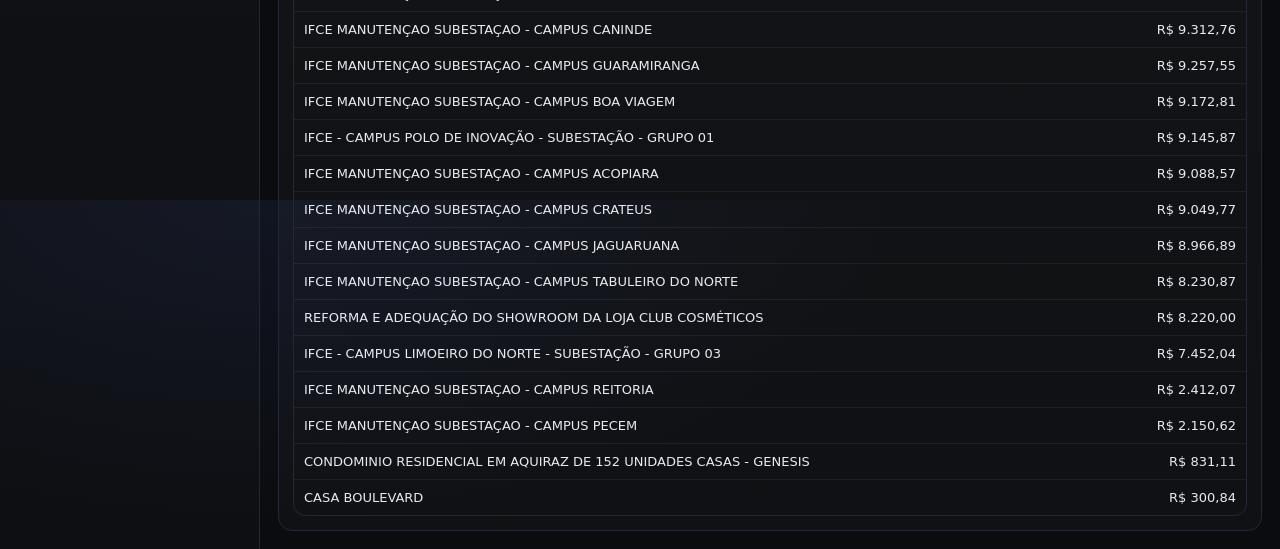
<file: web/relatorio_faturamento.html>
<!doctype html>
<html lang="pt-BR">
<head>
  <meta charset="utf-8" />
  <meta name="viewport" content="width=device-width, initial-scale=1" />
  <title>Dashboard Financeiro — Relatório de faturamento</title>
  <link rel="stylesheet" href="styles.css" />
</head>
<body data-page="relatorio-faturamento">
  <div class="shell">
    <aside class="sidebar">
      <div class="brand">
        <div>
          <h1>Dinâmica • Financeiro</h1>
          <small>Protótipo em HTML</small>
        </div>
      </div>

      <nav class="nav" aria-label="Navegação">
        <a data-nav="visao-geral" href="index.html">Visão geral</a>
        <a data-nav="dre" href="dre.html">DRE</a>
        <a data-nav="fluxo-analitico" href="fluxo_analitico.html">Fluxo analítico</a>
        <a data-nav="previsao-maio" href="previsao_maio.html">Previsão</a>
        <a data-nav="faturamento-geral" href="faturamento_geral.html">Faturamento geral</a>
        <a data-nav="relatorio-faturamento" href="relatorio_faturamento.html">Relatório de faturamento</a>
        <a data-nav="referencias" href="referencias.html">Modelo FC</a>
        <a data-nav="financeiro-obras" href="financeiro_obras.html">Financeiro de obras</a>
      </nav>
    </aside>

    <main class="main">
      <header class="topbar">
        <div class="title">
          <h2>Relatório de faturamento</h2>
          <p>Layout espelhado do Sienge (prints), com filtros principais.</p>
        </div>
        <div class="controls">
          <button class="button" type="button" onclick="document.getElementById('filterApply')?.click()">Visualizar</button>
          <button class="button" type="button" onclick="window.print()">Imprimir</button>
        </div>
      </header>

      <section class="card span-12">
        <div class="section-title">
          <div>
            <h3>Filtros</h3>
            <div class="sub">Filtros reais (puxados do Sienge tratado), aplicados no relatório.</div>
          </div>
          <div class="mini-actions">
            <button class="button ghost" id="filterYear" type="button">Ano atual</button>
            <button class="button ghost" id="filterMonth" type="button">Mês atual</button>
          </div>
        </div>

        <form class="form filters-form" id="filtersForm" onsubmit="event.preventDefault();">
          <div class="field">
            <label for="filterEmpresa">Empresa</label>
            <select id="filterEmpresa"></select>
          </div>

          <div class="field">
            <label for="filterCentroCusto">Centro de custo</label>
            <select id="filterCentroCusto"></select>
          </div>

          <div class="field">
            <label for="filterObra">Obra</label>
            <select id="filterObra"></select>
          </div>

          <div class="field">
            <label for="filterCliente">Cliente</label>
            <select id="filterCliente"></select>
          </div>

          <div class="field">
            <label for="filterInicio">Período inicial</label>
            <input id="filterInicio" type="date" />
          </div>

          <div class="field">
            <label for="filterFim">Período final</label>
            <input id="filterFim" type="date" />
          </div>

          <div class="field">
            <label for="reportOrder">Ordem</label>
            <select id="reportOrder">
              <option>Centro de custo/Cliente</option>
              <option>Cliente/Centro de custo</option>
              <option>Documento</option>
            </select>
          </div>

          <div class="field wide">
            <label for="filterBusca">Busca (documentos/observação)</label>
            <input id="filterBusca" type="search" placeholder="Documento, observação, cliente, fornecedor..." />
          </div>

          <div class="actions">
            <button class="button" id="filterClear" type="button">Limpar</button>
            <button class="button primary" id="filterApply" type="button">Aplicar filtros</button>
          </div>
        </form>

        <div id="activeFilters" class="active-filters"></div>
      </section>

      <section class="card span-12">
        <h3>Resultado</h3>
        <div class="sub" id="relatorioResumo">-</div>

        <div style="margin-top:12px; overflow:auto">
          <table class="table" id="tblRelatorioFaturamento">
            <thead>
              <tr>
                <th>Grupo</th>
                <th style="text-align:right">Total</th>
              </tr>
            </thead>
            <tbody></tbody>
          </table>
        </div>
      </section>
    </main>
  </div>

  <script src="app.js?v=20260512-2"></script>
</body>
</html>
</file>
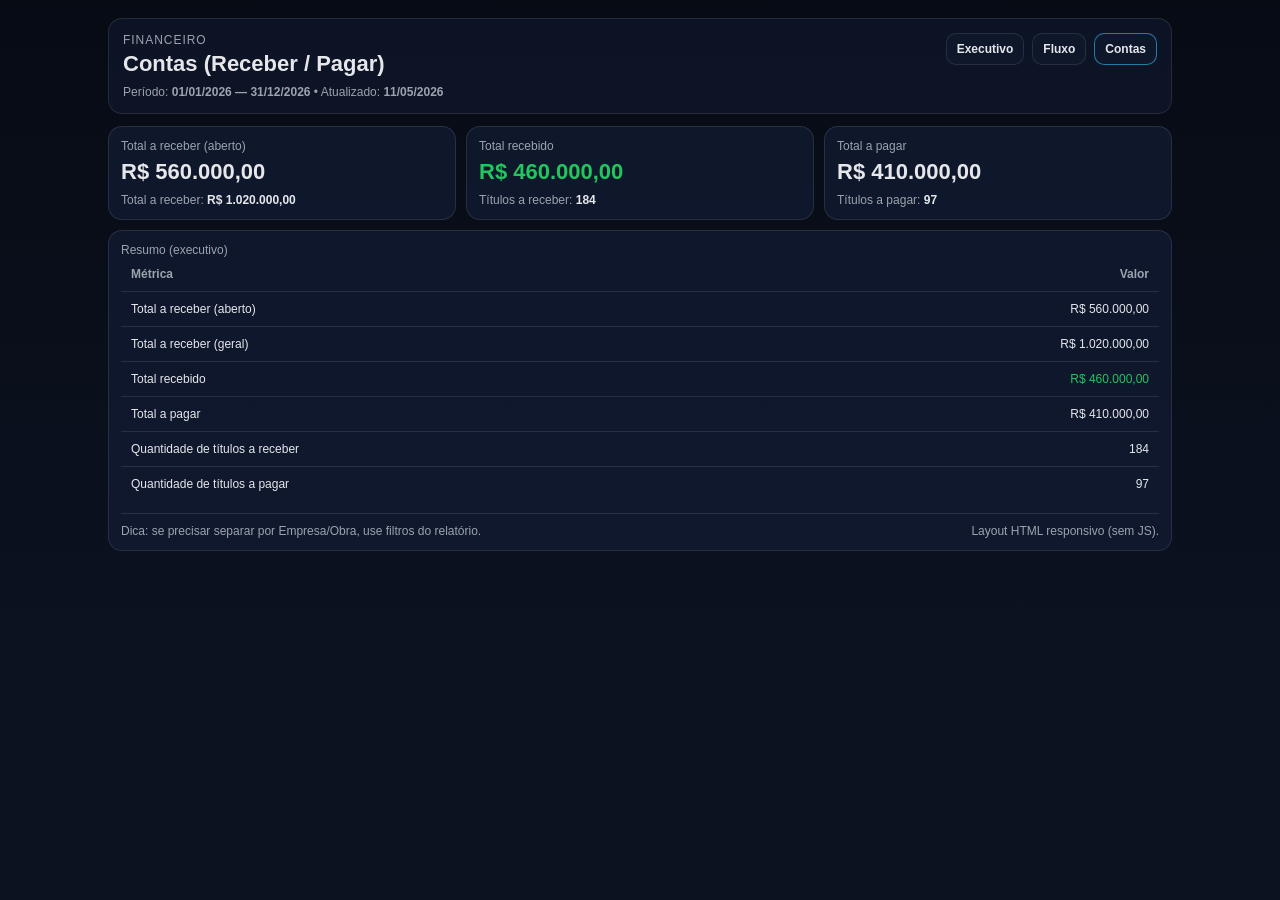
<file: exibicao/4- visual HTML/pages/contas.html>
<!doctype html>
<html lang="pt-br">
<head>
  <meta charset="utf-8" />
  <meta name="viewport" content="width=device-width,initial-scale=1" />
  <title>Contas - Financeiro</title>
  <link rel="stylesheet" href="./styles.css" />
</head>
<body>
  <div class="container">
    <header class="topbar">
      <div>
        <div class="kicker">Financeiro</div>
        <div class="title">Contas (Receber / Pagar)</div>
        <div class="sub">Período: <b>01/01/2026 — 31/12/2026</b> • Atualizado: <b>11/05/2026</b></div>
      </div>
      <nav class="nav">
        <a href="./executivo.html">Executivo</a>
        <a href="./fluxo.html">Fluxo</a>
        <a class="active" href="./contas.html">Contas</a>
      </nav>
    </header>

    <main class="grid">
      <section class="card kpi">
        <div class="label">Total a receber (aberto)</div>
        <div class="value">R$ 560.000,00</div>
        <div class="meta">Total a receber: <b>R$ 1.020.000,00</b></div>
      </section>

      <section class="card kpi">
        <div class="label">Total recebido</div>
        <div class="value good">R$ 460.000,00</div>
        <div class="meta">Títulos a receber: <b>184</b></div>
      </section>

      <section class="card kpi">
        <div class="label">Total a pagar</div>
        <div class="value">R$ 410.000,00</div>
        <div class="meta">Títulos a pagar: <b>97</b></div>
      </section>

      <section class="card section">
        <div class="label">Resumo (executivo)</div>
        <table class="table" aria-label="Resumo de Contas">
          <thead>
            <tr><th>Métrica</th><th>Valor</th></tr>
          </thead>
          <tbody>
            <tr><td>Total a receber (aberto)</td><td>R$ 560.000,00</td></tr>
            <tr><td>Total a receber (geral)</td><td>R$ 1.020.000,00</td></tr>
            <tr><td>Total recebido</td><td class="good">R$ 460.000,00</td></tr>
            <tr><td>Total a pagar</td><td>R$ 410.000,00</td></tr>
            <tr><td>Quantidade de títulos a receber</td><td>184</td></tr>
            <tr><td>Quantidade de títulos a pagar</td><td>97</td></tr>
          </tbody>
        </table>

        <div class="footer">
          <div>Dica: se precisar separar por Empresa/Obra, use filtros do relatório.</div>
          <div>Layout HTML responsivo (sem JS).</div>
        </div>
      </section>
    </main>
  </div>
</body>
</html>
</file>
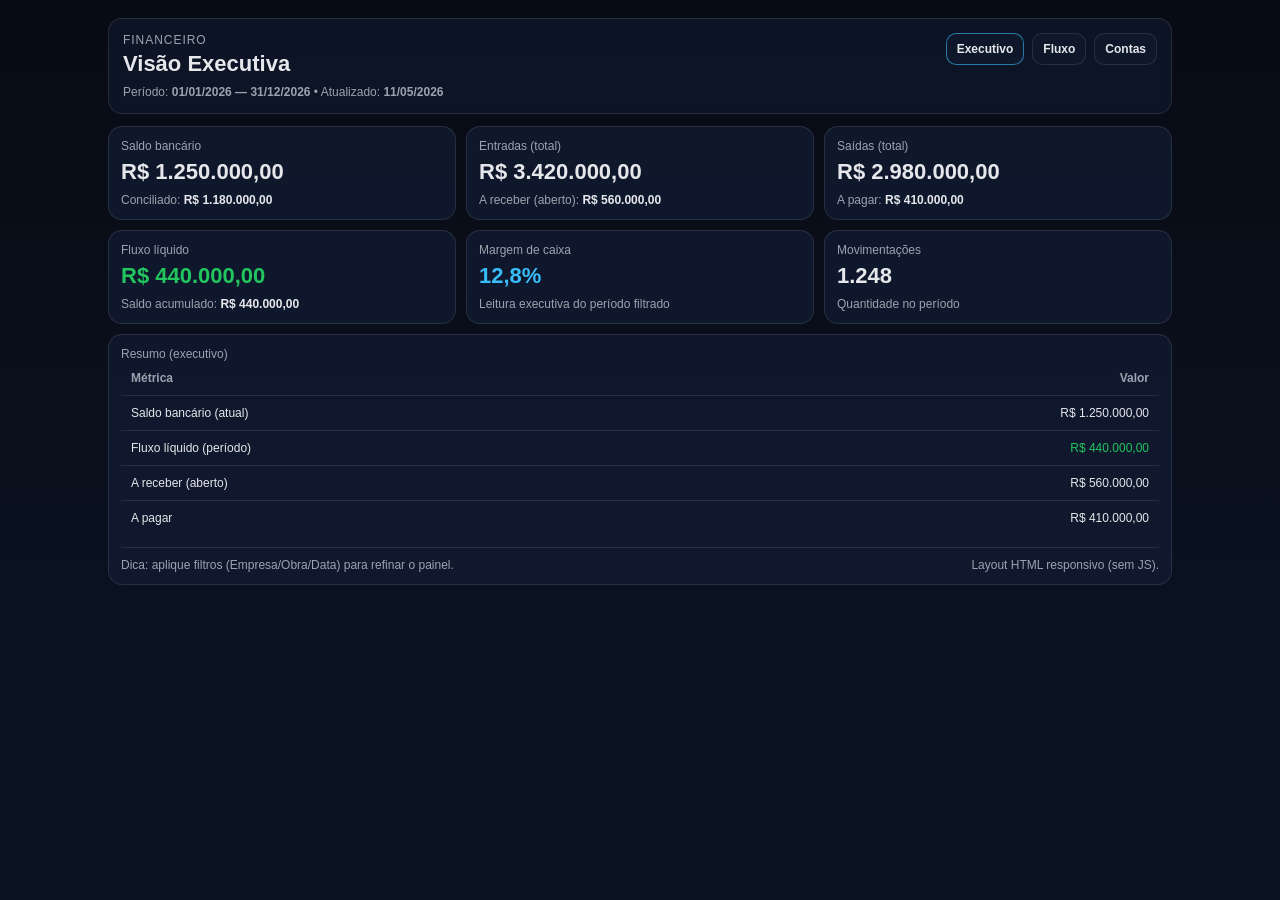
<file: exibicao/4- visual HTML/pages/executivo.html>
<!doctype html>
<html lang="pt-br">
<head>
  <meta charset="utf-8" />
  <meta name="viewport" content="width=device-width,initial-scale=1" />
  <title>Visão Executiva - Financeiro</title>
  <link rel="stylesheet" href="./styles.css" />
</head>
<body>
  <div class="container">
    <header class="topbar">
      <div>
        <div class="kicker">Financeiro</div>
        <div class="title">Visão Executiva</div>
        <div class="sub">Período: <b>01/01/2026 — 31/12/2026</b> • Atualizado: <b>11/05/2026</b></div>
      </div>
      <nav class="nav">
        <a class="active" href="./executivo.html">Executivo</a>
        <a href="./fluxo.html">Fluxo</a>
        <a href="./contas.html">Contas</a>
      </nav>
    </header>

    <main class="grid">
      <section class="card kpi">
        <div class="label">Saldo bancário</div>
        <div class="value">R$ 1.250.000,00</div>
        <div class="meta">Conciliado: <b>R$ 1.180.000,00</b></div>
      </section>

      <section class="card kpi">
        <div class="label">Entradas (total)</div>
        <div class="value">R$ 3.420.000,00</div>
        <div class="meta">A receber (aberto): <b>R$ 560.000,00</b></div>
      </section>

      <section class="card kpi">
        <div class="label">Saídas (total)</div>
        <div class="value">R$ 2.980.000,00</div>
        <div class="meta">A pagar: <b>R$ 410.000,00</b></div>
      </section>

      <section class="card kpi">
        <div class="label">Fluxo líquido</div>
        <div class="value good">R$ 440.000,00</div>
        <div class="meta">Saldo acumulado: <b>R$ 440.000,00</b></div>
      </section>

      <section class="card kpi">
        <div class="label">Margem de caixa</div>
        <div class="value info">12,8%</div>
        <div class="meta">Leitura executiva do período filtrado</div>
      </section>

      <section class="card kpi">
        <div class="label">Movimentações</div>
        <div class="value">1.248</div>
        <div class="meta">Quantidade no período</div>
      </section>

      <section class="card section">
        <div class="label">Resumo (executivo)</div>
        <table class="table" aria-label="Resumo Executivo">
          <thead>
            <tr><th>Métrica</th><th>Valor</th></tr>
          </thead>
          <tbody>
            <tr><td>Saldo bancário (atual)</td><td>R$ 1.250.000,00</td></tr>
            <tr><td>Fluxo líquido (período)</td><td class="good">R$ 440.000,00</td></tr>
            <tr><td>A receber (aberto)</td><td>R$ 560.000,00</td></tr>
            <tr><td>A pagar</td><td>R$ 410.000,00</td></tr>
          </tbody>
        </table>

        <div class="footer">
          <div>Dica: aplique filtros (Empresa/Obra/Data) para refinar o painel.</div>
          <div>Layout HTML responsivo (sem JS).</div>
        </div>
      </section>
    </main>
  </div>
</body>
</html>
</file>
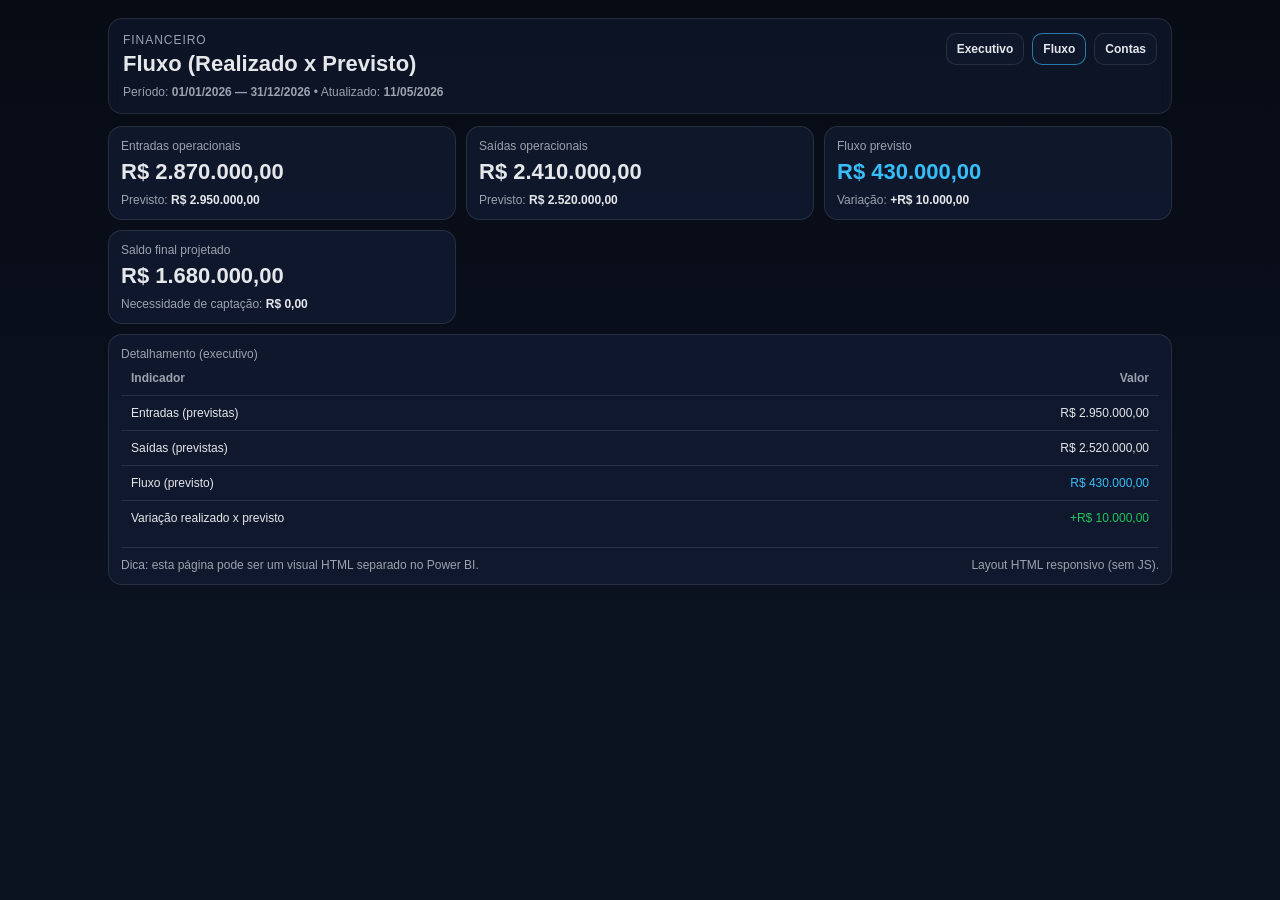
<file: exibicao/4- visual HTML/pages/fluxo.html>
<!doctype html>
<html lang="pt-br">
<head>
  <meta charset="utf-8" />
  <meta name="viewport" content="width=device-width,initial-scale=1" />
  <title>Fluxo - Financeiro</title>
  <link rel="stylesheet" href="./styles.css" />
</head>
<body>
  <div class="container">
    <header class="topbar">
      <div>
        <div class="kicker">Financeiro</div>
        <div class="title">Fluxo (Realizado x Previsto)</div>
        <div class="sub">Período: <b>01/01/2026 — 31/12/2026</b> • Atualizado: <b>11/05/2026</b></div>
      </div>
      <nav class="nav">
        <a href="./executivo.html">Executivo</a>
        <a class="active" href="./fluxo.html">Fluxo</a>
        <a href="./contas.html">Contas</a>
      </nav>
    </header>

    <main class="grid">
      <section class="card kpi">
        <div class="label">Entradas operacionais</div>
        <div class="value">R$ 2.870.000,00</div>
        <div class="meta">Previsto: <b>R$ 2.950.000,00</b></div>
      </section>

      <section class="card kpi">
        <div class="label">Saídas operacionais</div>
        <div class="value">R$ 2.410.000,00</div>
        <div class="meta">Previsto: <b>R$ 2.520.000,00</b></div>
      </section>

      <section class="card kpi">
        <div class="label">Fluxo previsto</div>
        <div class="value info">R$ 430.000,00</div>
        <div class="meta">Variação: <b class="good">+R$ 10.000,00</b></div>
      </section>

      <section class="card kpi">
        <div class="label">Saldo final projetado</div>
        <div class="value">R$ 1.680.000,00</div>
        <div class="meta">Necessidade de captação: <b class="warn">R$ 0,00</b></div>
      </section>

      <section class="card section">
        <div class="label">Detalhamento (executivo)</div>
        <table class="table" aria-label="Detalhamento de Fluxo">
          <thead>
            <tr><th>Indicador</th><th>Valor</th></tr>
          </thead>
          <tbody>
            <tr><td>Entradas (previstas)</td><td>R$ 2.950.000,00</td></tr>
            <tr><td>Saídas (previstas)</td><td>R$ 2.520.000,00</td></tr>
            <tr><td>Fluxo (previsto)</td><td class="info">R$ 430.000,00</td></tr>
            <tr><td>Variação realizado x previsto</td><td class="good">+R$ 10.000,00</td></tr>
          </tbody>
        </table>

        <div class="footer">
          <div>Dica: esta página pode ser um visual HTML separado no Power BI.</div>
          <div>Layout HTML responsivo (sem JS).</div>
        </div>
      </section>
    </main>
  </div>
</body>
</html>
</file>
<file: web/styles.css>
:root{
  --bg: #0b0c0f;
  --surface: #111319;
  --surface-2: #171a22;
  --border: #242836;
  --text: #e9eaf0;
  --muted: #a7adbd;
  --accent: #7cda7a;
  --danger: #ff6b6b;
  --warn: #ffd166;
  --radius: 14px;
  --gap: 14px;
  --font: system-ui, -apple-system, Segoe UI, Roboto, Helvetica, Arial, "Apple Color Emoji", "Segoe UI Emoji";
}

*{box-sizing:border-box}
html,body{height:100%}
body{
  margin:0;
  font-family:var(--font);
  background:radial-gradient(1200px 600px at 20% 0%, #111522 0%, var(--bg) 55%), var(--bg);
  color:var(--text);
}

a{color:inherit; text-decoration:none}

.shell{display:flex; min-height:100vh}

.sidebar{
  width:260px;
  padding:18px 14px;
  border-right:1px solid var(--border);
  background:linear-gradient(180deg, rgba(255,255,255,0.04), rgba(255,255,255,0.01));
}

.brand{
  display:flex;
  align-items:center;
  justify-content:space-between;
  padding:10px 12px;
  border:1px solid var(--border);
  border-radius:var(--radius);
  background:rgba(255,255,255,0.03);
}

.brand h1{font-size:16px; margin:0; letter-spacing:0.2px}
.brand small{display:block; color:var(--muted); font-size:12px; margin-top:2px}

.nav{margin-top:14px; display:flex; flex-direction:column; gap:6px}
.nav a{
  display:flex;
  align-items:center;
  gap:10px;
  padding:10px 12px;
  border-radius:12px;
  border:1px solid transparent;
  color:var(--muted);
}
.nav a[aria-current="page"]{
  color:var(--text);
  border-color:var(--border);
  background:rgba(255,255,255,0.04);
}
.nav a:hover{background:rgba(255,255,255,0.03); color:var(--text)}

.nav .section{
  margin-top:10px;
  padding:10px 12px 6px;
  color:var(--muted);
  font-size:11px;
  text-transform:uppercase;
  letter-spacing:0.12em;
}

.main{flex:1; padding:18px; display:flex; flex-direction:column; gap:var(--gap)}

.topbar{
  display:flex;
  align-items:center;
  justify-content:space-between;
  gap:12px;
}

.title h2{margin:0; font-size:22px}
.title p{margin:6px 0 0; color:var(--muted); font-size:13px}

.controls{display:flex; align-items:center; gap:10px; flex-wrap:wrap}

/* DRE header (chips no topo como o print) */
body[data-page="dre"] .topbar{align-items:flex-start; flex-wrap:wrap}
body[data-page="dre"] .dre-top-controls{width:100%; justify-content:space-between}
.dre-pickers{display:flex; flex-direction:column; gap:10px; align-items:flex-end}
.dre-picker{display:flex; flex-direction:column; gap:6px; align-items:flex-end}
.dre-picker-title{font-size:12px; color:var(--muted)}
.dre-chip-row{display:flex; flex-wrap:wrap; gap:8px; justify-content:flex-end}
.dre-actions{display:flex; gap:10px; flex-wrap:wrap; justify-content:flex-end}

@media (max-width: 900px){
  body[data-page="dre"] .dre-top-controls{flex-direction:column; align-items:stretch}
  .dre-pickers{align-items:flex-start}
  .dre-picker{align-items:flex-start}
  .dre-chip-row{justify-content:flex-start}
  .dre-actions{justify-content:flex-start}
}

.pill{
  display:flex;
  align-items:center;
  gap:8px;
  padding:10px 12px;
  border:1px solid var(--border);
  border-radius:999px;
  background:rgba(255,255,255,0.03);
  color:var(--muted);
  font-size:13px;
}

.button{
  padding:10px 12px;
  border:1px solid var(--border);
  border-radius:12px;
  background:rgba(255,255,255,0.04);
  color:var(--text);
  font-size:13px;
  cursor:pointer;
}
.button:hover{background:rgba(255,255,255,0.06)}
.button:disabled{opacity:.62; cursor:not-allowed}
.button.primary{
  border-color:rgba(124,218,122,.45);
  background:rgba(124,218,122,.15);
  color:#eaffea;
}
.button.primary:hover{background:rgba(124,218,122,.22)}
.button.primary:disabled{background:rgba(124,218,122,.10)}
.button.ghost{
  padding:8px 10px;
  border-radius:999px;
  color:var(--muted);
}
.sync-button{white-space:nowrap}
.sync-status{
  min-width:150px;
  font-size:12px;
  color:var(--muted);
}
.sync-status.success{color:var(--accent)}
.sync-status.error{color:var(--danger)}

.grid{
  display:grid;
  grid-template-columns: repeat(12, 1fr);
  gap:var(--gap);
}

.card{
  border:1px solid var(--border);
  border-radius:var(--radius);
  background:linear-gradient(180deg, rgba(255,255,255,0.05), rgba(255,255,255,0.02));
  padding:14px;
  min-height:88px;
}

.card h3{margin:0; font-size:13px; color:var(--muted); font-weight:600; letter-spacing:0.02em}
.card .value{margin-top:10px; font-size:22px; font-weight:700}
.card .sub{margin-top:6px; font-size:12px; color:var(--muted)}
.income-text{color:var(--accent)}
.expense-text{color:var(--danger)}

.kpi{grid-column: span 3;}

.span-6{grid-column: span 6;}
.span-7{grid-column: span 7;}
.span-5{grid-column: span 5;}
.span-8{grid-column: span 8;}
.span-4{grid-column: span 4;}
.span-12{grid-column: span 12;}

.table{
  width:100%;
  border-collapse:separate;
  border-spacing:0;
  overflow:hidden;
  border-radius:12px;
  border:1px solid var(--border);
}
.table th, .table td{
  padding:10px 10px;
  font-size:13px;
  border-bottom:1px solid rgba(255,255,255,0.06);
}
.table th{color:var(--muted); font-weight:600; text-align:left; background:rgba(255,255,255,0.03)}
.table tr:last-child td{border-bottom:none}

.table td.pos{color:var(--accent)}
.table td.neg{color:var(--danger)}
.table td.zero{color:rgba(233,234,240,.78)}

.dre-desc{
  display:flex;
  align-items:center;
  gap:8px;
  white-space:nowrap;
}

.dre-indent{
  width:14px;
  flex:0 0 14px;
  display:inline-block;
}
.dre-toggle{
  width:18px;
  height:18px;
  display:inline-flex;
  align-items:center;
  justify-content:center;
  border-radius:6px;
  border:1px solid var(--border);
  background:rgba(255,255,255,0.03);
  color:rgba(233,234,240,.9);
  cursor:pointer;
  padding:0;
  line-height:1;
  font-weight:700;
}
.dre-toggle:hover{background:rgba(255,255,255,0.06)}
.dre-toggle[aria-expanded="true"]{background:rgba(255,255,255,0.06)}

.badge{
  display:inline-flex;
  align-items:center;
  padding:4px 8px;
  border-radius:999px;
  font-size:12px;
  border:1px solid var(--border);
  color:var(--muted);
}
.badge.income{color:var(--accent)}
.badge.expense{color:var(--danger)}
.badge.pending{color:var(--warn)}

.form{
  display:grid;
  grid-template-columns: repeat(12, 1fr);
  gap:var(--gap);
}

.field{grid-column: span 4; display:flex; flex-direction:column; gap:6px}
.field.wide{grid-column: span 6}
.field label{font-size:12px; color:var(--muted)}
.field input, .field select{
  padding:10px 10px;
  border-radius:12px;
  border:1px solid var(--border);
  background:rgba(255,255,255,0.03);
  color:var(--text);
  width:100%;
  min-width:0;
}
.field option{background:#111319; color:var(--text)}

.actions{grid-column: span 12; display:flex; gap:10px; justify-content:flex-end}
.filters-form .actions{align-items:flex-end; flex-wrap:wrap}

.section-title{
  display:flex;
  align-items:flex-start;
  justify-content:space-between;
  gap:12px;
  margin-bottom:12px;
}
.section-title h3{margin:0}
.mini-actions{display:flex; gap:8px; flex-wrap:wrap; justify-content:flex-end}
.active-filters{
  display:flex;
  flex-wrap:wrap;
  gap:8px;
  margin-top:12px;
}

.small{font-size:12px; color:var(--muted)}

.table input[type="number"]{
  padding:8px 10px;
  border-radius:10px;
  border:1px solid var(--border);
  background:rgba(255,255,255,0.03);
  color:var(--text);
  width:140px;
  min-width:0;
}

.chart{
  display:block;
  width:100%;
  margin-top:12px;
  border:1px solid var(--border);
  border-radius:12px;
  background:rgba(255,255,255,0.02);
}

.chart{
  width: 100%;
  height: 260px;
  border: 1px solid var(--border);
  border-radius: 12px;
  background: rgba(255,255,255,0.02);
}

.chart-wrap{margin-top:12px; position:relative}

.chart-tooltip{
  position:absolute;
  z-index:20;
  display:none;
  padding:6px 8px;
  border:1px solid var(--border);
  border-radius:10px;
  background:rgba(17,19,25,0.96);
  color:var(--text);
  font-size:12px;
  line-height:1.25;
  white-space:nowrap;
  pointer-events:none;
  transform:translate(10px, -12px);
}

.chip{
  display:inline-flex;
  align-items:center;
  gap:8px;
  padding:8px 10px;
  border:1px solid var(--border);
  border-radius:999px;
  background:rgba(255,255,255,0.03);
  color:var(--muted);
  font-size:12px;
}
.chip strong{color:var(--text)}

.chip[data-active="true"]{
  background:rgba(255,255,255,0.06);
  color:var(--text);
}

.chip[role="button"], .chip[data-action]{
  cursor:pointer;
  user-select:none;
}

.radio-group{
  display:flex;
  align-items:center;
  gap:14px;
  flex-wrap:wrap;
  margin-top:10px;
}

.radio-title{font-size:12px; color:var(--muted)}

.radio{
  display:inline-flex;
  align-items:center;
  gap:8px;
  padding:8px 10px;
  border:1px solid var(--border);
  border-radius:999px;
  background:rgba(255,255,255,0.03);
  color:var(--text);
  font-size:13px;
}

.radio input{accent-color: var(--accent)}

.gauge{
  width: 100%;
  height: 260px;
  display:flex;
  align-items:center;
  justify-content:center;
  border: 1px solid var(--border);
  border-radius: 12px;
  background: rgba(255,255,255,0.02);
}

.gauge svg{max-width:320px; width:100%; height:auto}

@media (max-width: 1100px){
  .sidebar{display:none}
  .kpi{grid-column: span 6}
  .span-7,.span-6,.span-5,.span-8,.span-4{grid-column: span 12}
  .field{grid-column: span 6}
  .field.wide{grid-column: span 12}
}

@media (max-width: 900px){
  .topbar{flex-wrap:wrap; align-items:flex-start}
  .controls{width:100%; justify-content:flex-start}
}

@media (max-width: 640px){
  .kpi{grid-column: span 12}
  .field{grid-column: span 12}
  .section-title{display:block}
  .mini-actions{justify-content:flex-start; margin-top:10px}
  .actions{justify-content:stretch}
  .actions .button{flex:1 1 100%}
}

@media print{
  /* base: não imprimir "o site" (menu/controles), e sim um relatório limpo */
  html, body{height:auto}
  body{
    background:#fff !important;
    color:#000 !important;
    -webkit-print-color-adjust:exact;
    print-color-adjust:exact;
  }

  .sidebar{display:none !important}
  .controls, .mini-actions, .actions{display:none !important}
  .filters-form{display:none !important}
  button, .button{display:none !important}

  .shell{display:block}
  .main{padding:0}

  .title p, .sub, .small, .pill{color:#333 !important}
  .card{
    background:transparent !important;
    border-color:#ddd !important;
    break-inside:avoid;
  }

  .table{
    border-color:#bbb !important;
  }
  .table th{
    background:#f3f3f3 !important;
    color:#222 !important;
  }
  .table td, .table th{
    border-bottom-color:#ddd !important;
  }

  /* manter cores sem parecer "site" */
  .table td.pos{color:#0a6a2b !important}
  .table td.neg{color:#9a1b1b !important}
  .table td.zero{color:#333 !important}
}
</file>
<file: exibicao/4- visual HTML/pages/styles.css>
:root{
  --bg:#0b1220;
  --panel:#0f1930;
  --card:#101a2f;
  --text:#e5e7eb;
  --muted:#9ca3af;
  --border:rgba(255,255,255,.10);
  --good:#22c55e;
  --bad:#ef4444;
  --warn:#f59e0b;
  --info:#38bdf8;
}

*{box-sizing:border-box}
html,body{height:100%}
body{
  margin:0;
  font-family:Segoe UI, Arial, sans-serif;
  background:linear-gradient(180deg, #070b14 0%, var(--bg) 70%);
  color:var(--text);
}

.container{max-width:1100px;margin:0 auto;padding:18px}

.topbar{
  display:flex;align-items:flex-start;justify-content:space-between;
  gap:14px;flex-wrap:wrap;
  padding:14px 14px;
  border:1px solid var(--border);
  border-radius:14px;
  background:rgba(16,26,47,.65);
  backdrop-filter: blur(6px);
}

.kicker{color:var(--muted);text-transform:uppercase;letter-spacing:.08em;font-size:12px}
.title{font-size:22px;font-weight:800;margin-top:4px;line-height:1.2}
.sub{color:var(--muted);font-size:12px;margin-top:8px}

.nav{
  display:flex;gap:8px;flex-wrap:wrap;justify-content:flex-end
}
.nav a{
  text-decoration:none;color:var(--text);
  border:1px solid var(--border);
  background:rgba(17,26,46,.75);
  padding:8px 10px;border-radius:10px;
  font-size:12px;font-weight:600;
}
.nav a.active{border-color:rgba(56,189,248,.6)}

.grid{
  display:grid;
  grid-template-columns:repeat(12, 1fr);
  gap:10px;
  margin-top:12px;
}

.card{
  border:1px solid var(--border);
  background:rgba(16,26,47,.88);
  border-radius:14px;
  padding:12px;
}

.kpi{grid-column:span 4}
@media (max-width: 900px){.kpi{grid-column:span 6}}
@media (max-width: 640px){.kpi{grid-column:span 12}}

.label{font-size:12px;color:var(--muted)}
.value{font-size:22px;font-weight:900;margin-top:6px}
.meta{font-size:12px;color:var(--muted);margin-top:8px}
.meta b{color:var(--text)}

.good{color:var(--good)}
.bad{color:var(--bad)}
.warn{color:var(--warn)}
.info{color:var(--info)}

.section{grid-column:span 12}

.table{
  width:100%;border-collapse:separate;border-spacing:0;
  overflow:hidden;border-radius:12px;
}
.table th,.table td{
  border-bottom:1px solid var(--border);
  padding:10px 10px;
  font-size:12px;
}
.table th{color:var(--muted);text-align:left;font-weight:700}
.table td:last-child,.table th:last-child{text-align:right}
.table tr:last-child td{border-bottom:none}

.footer{
  margin-top:12px;
  color:var(--muted);
  font-size:12px;
  display:flex;
  justify-content:space-between;
  gap:10px;
  flex-wrap:wrap;
  padding-top:10px;
  border-top:1px solid var(--border);
}
</file>
